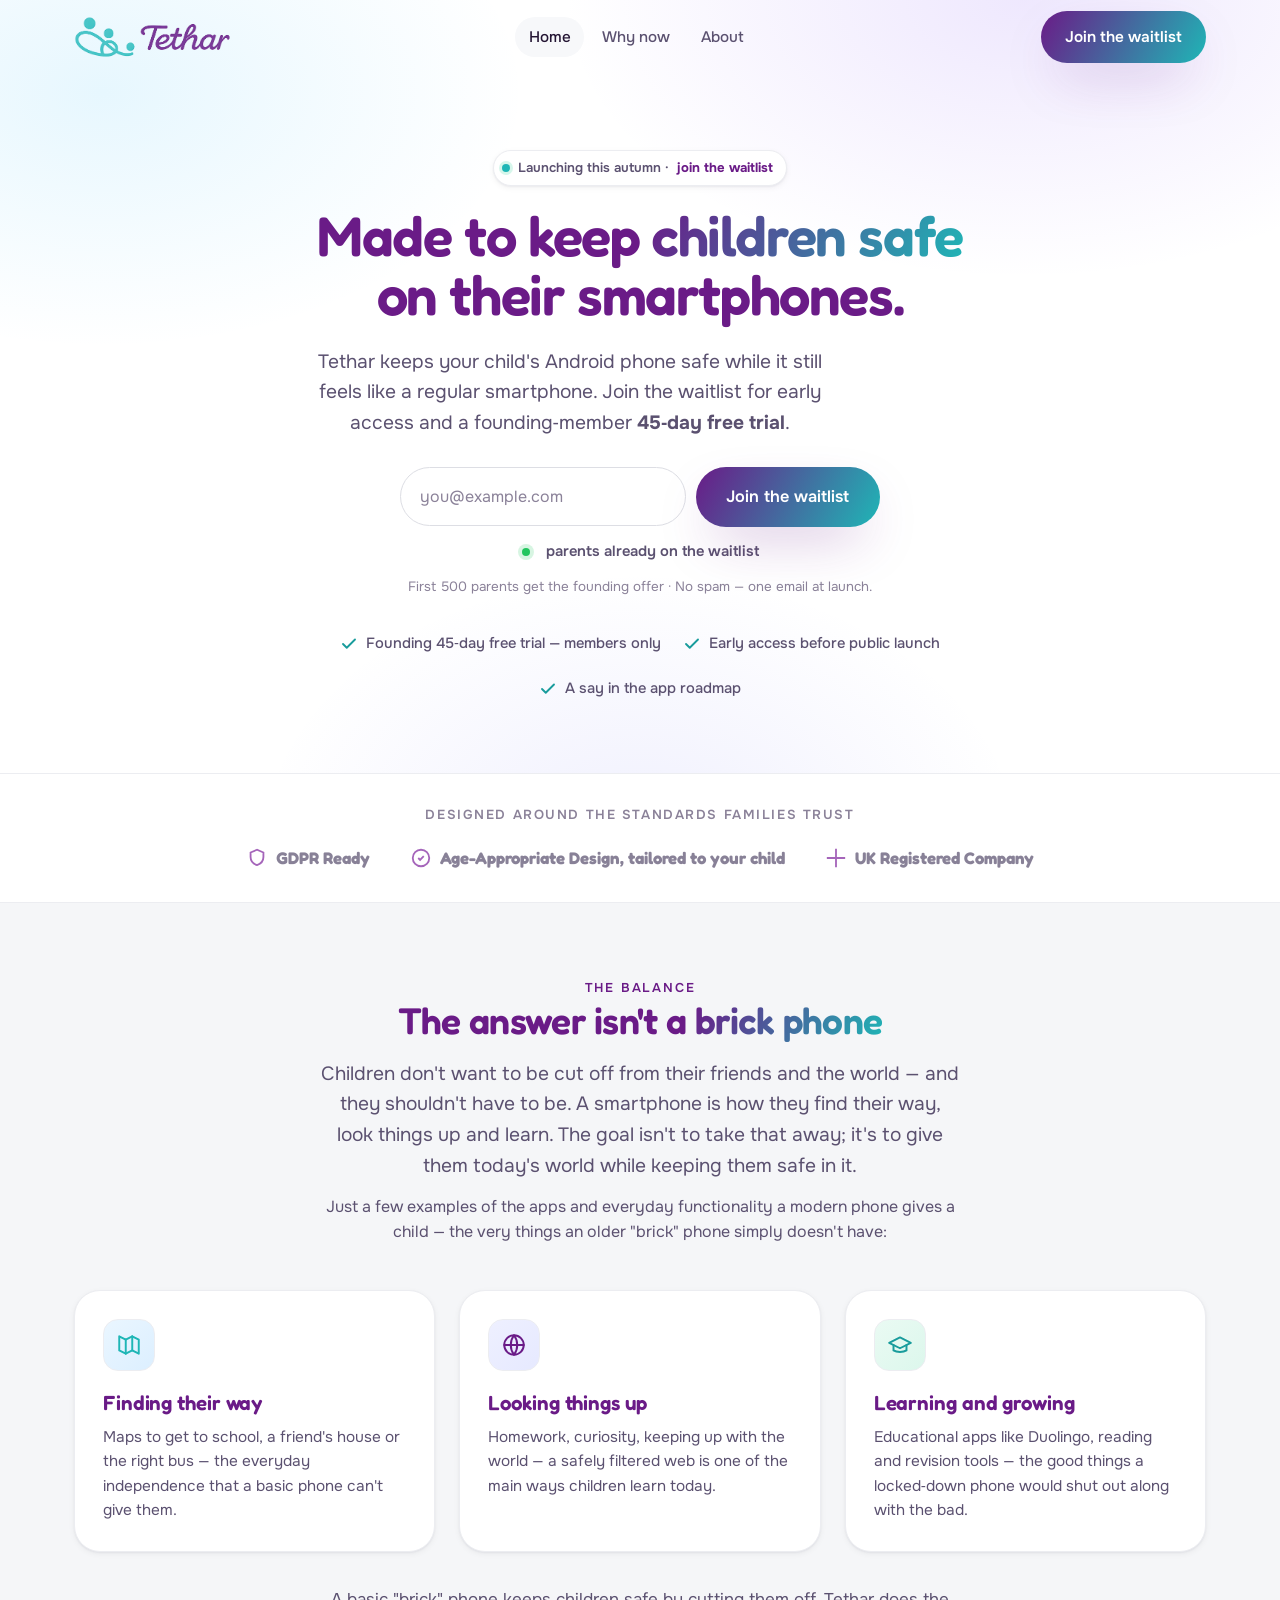
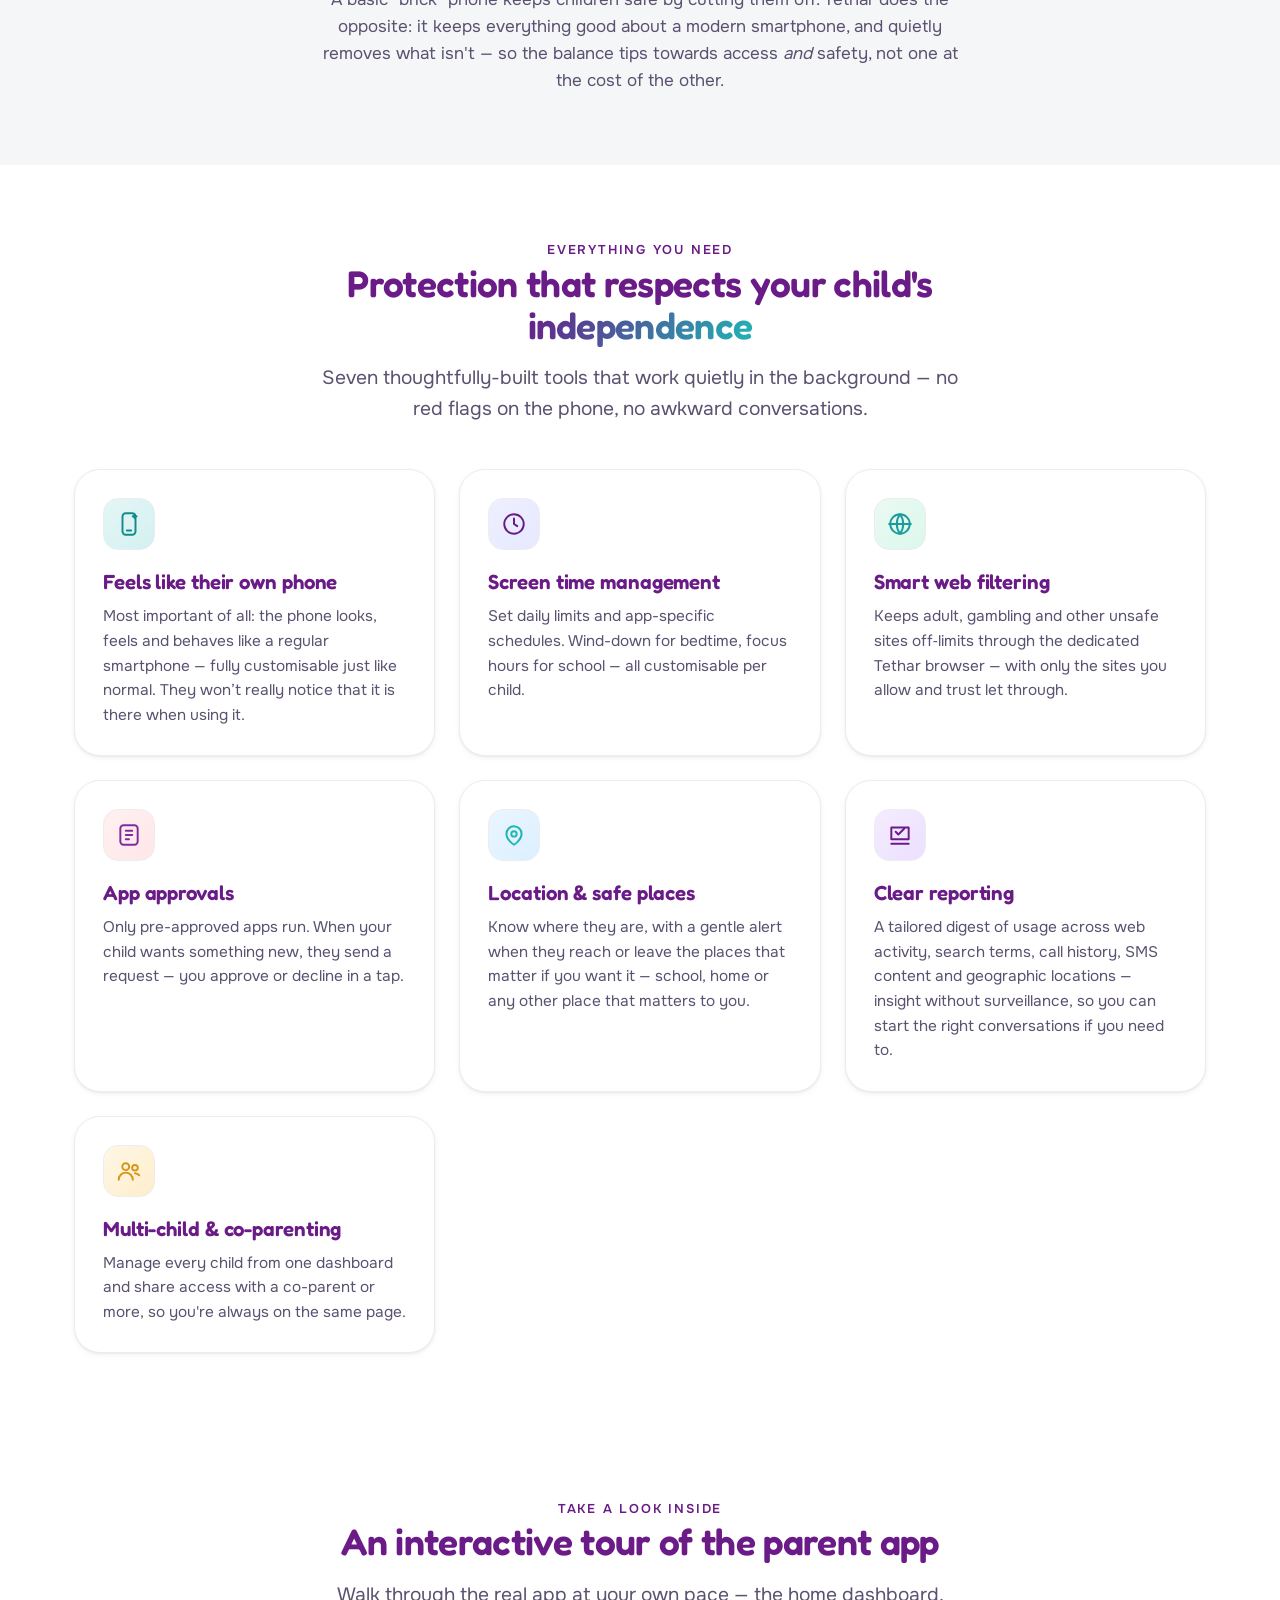
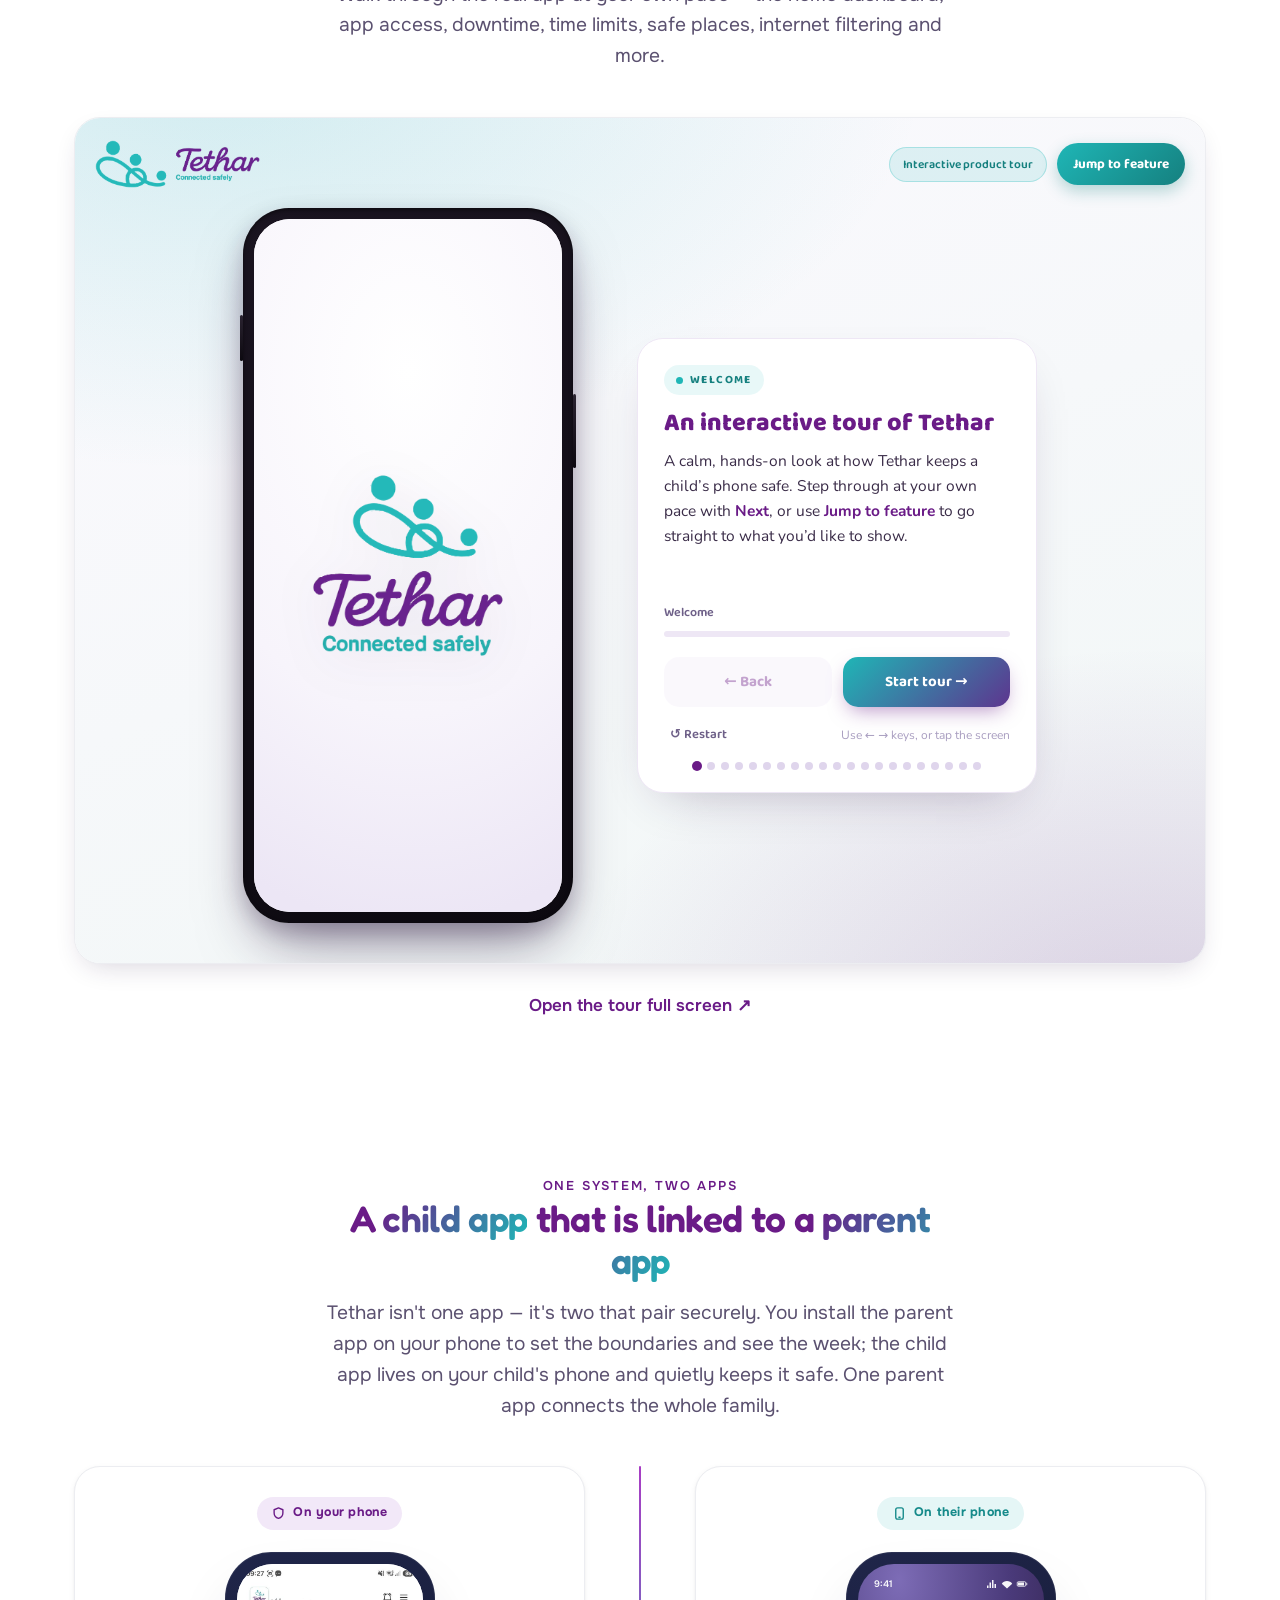
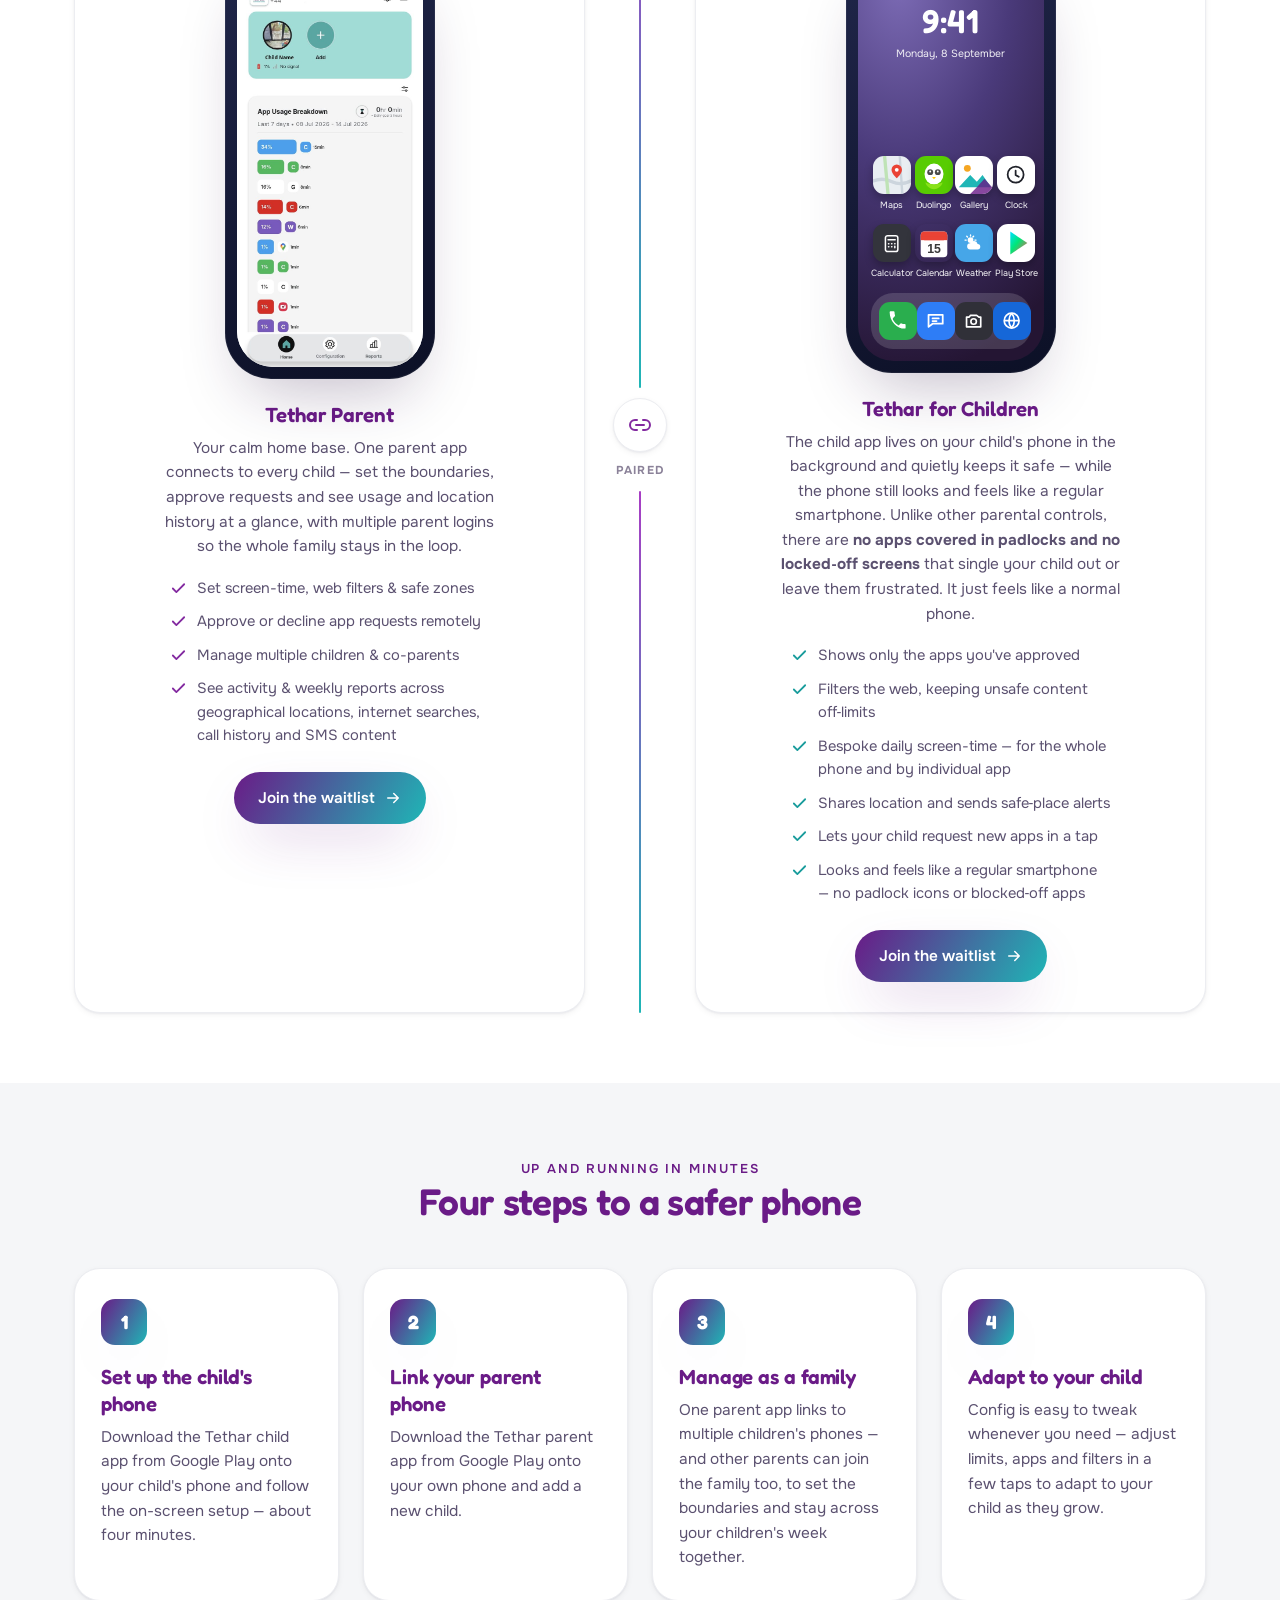
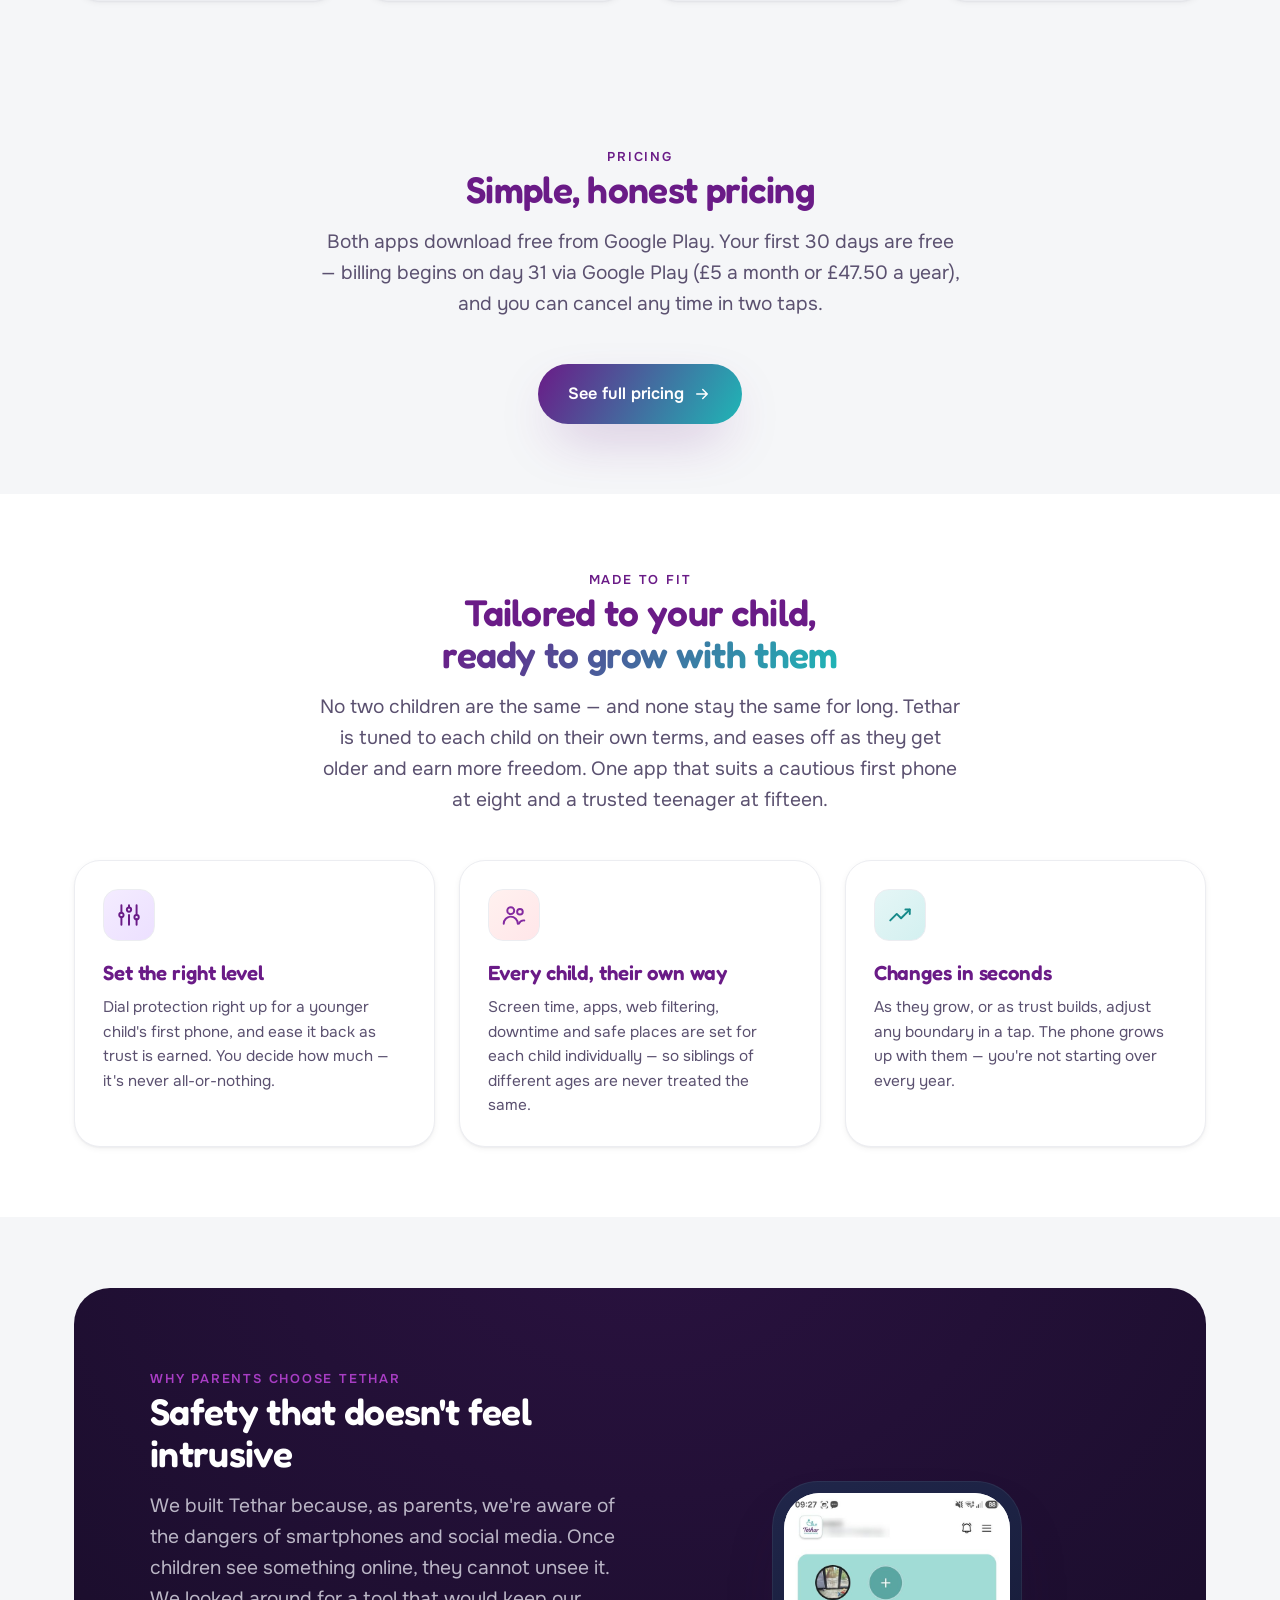
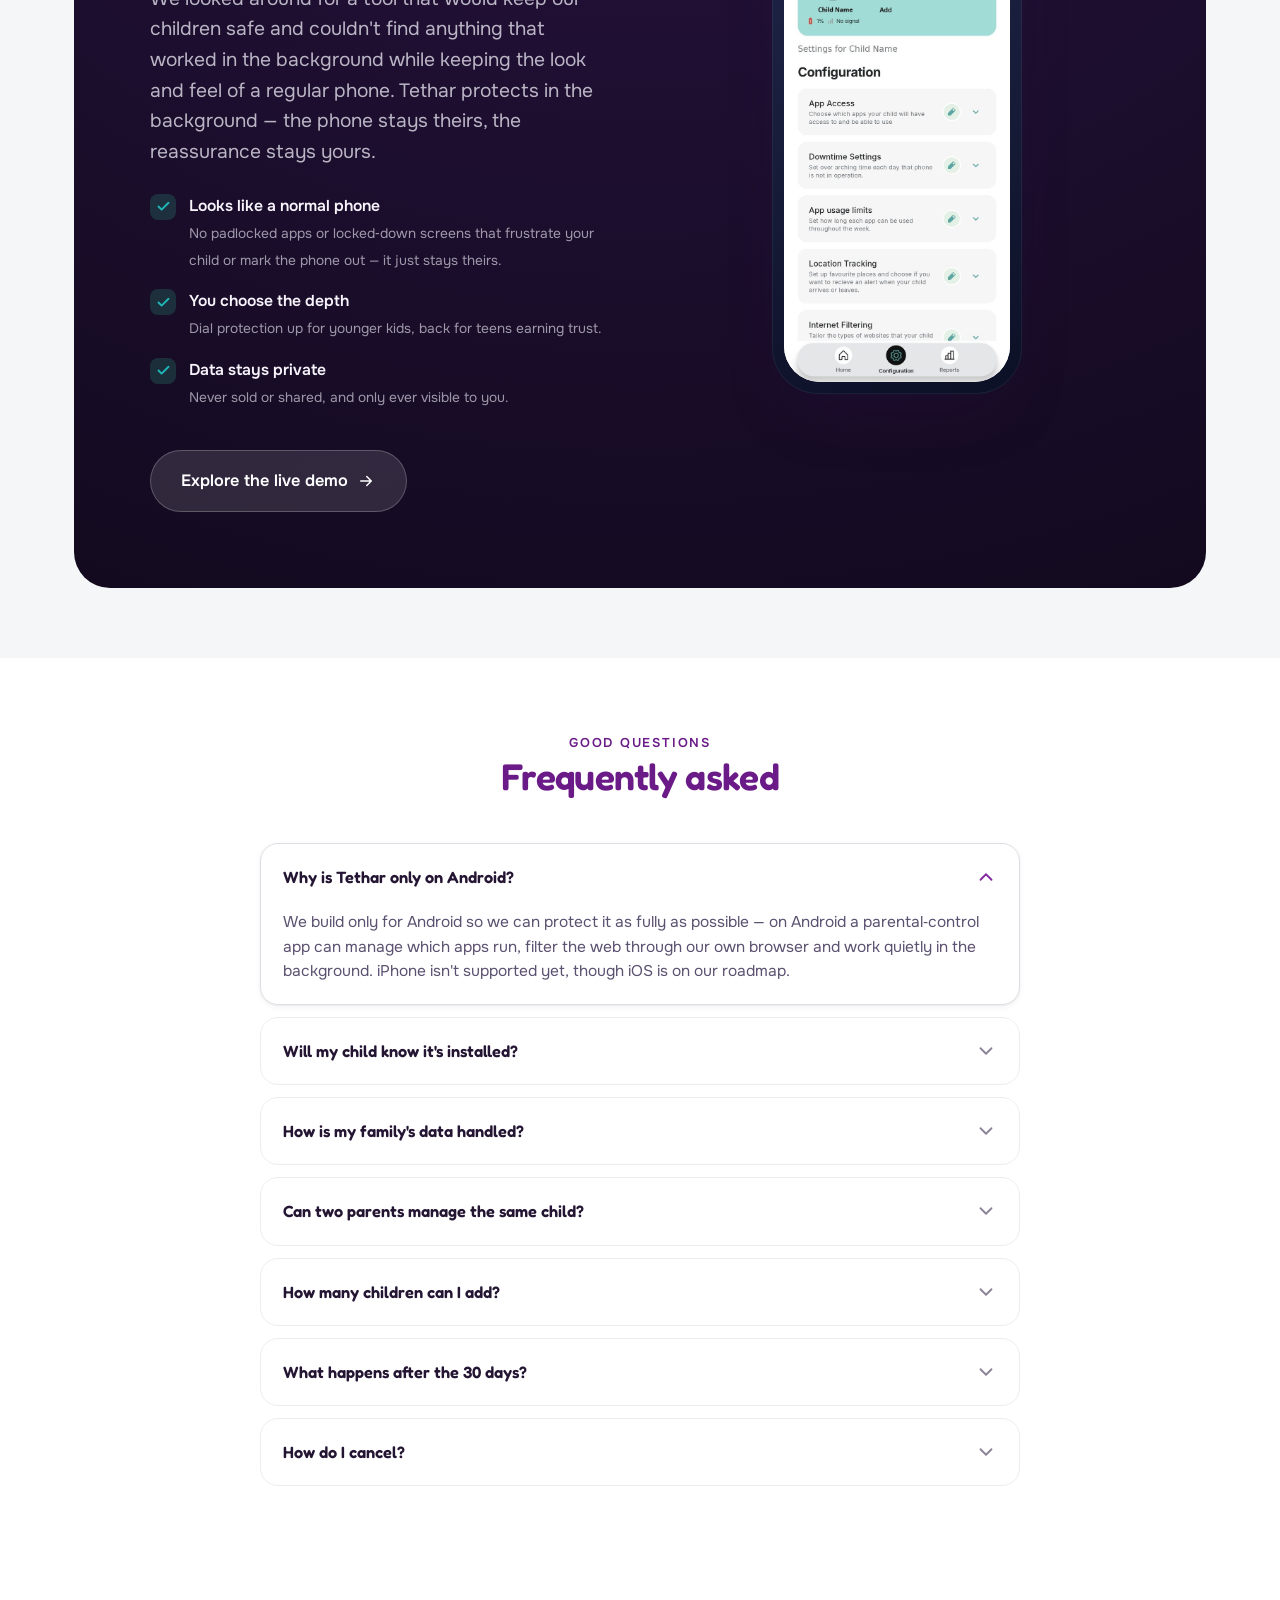
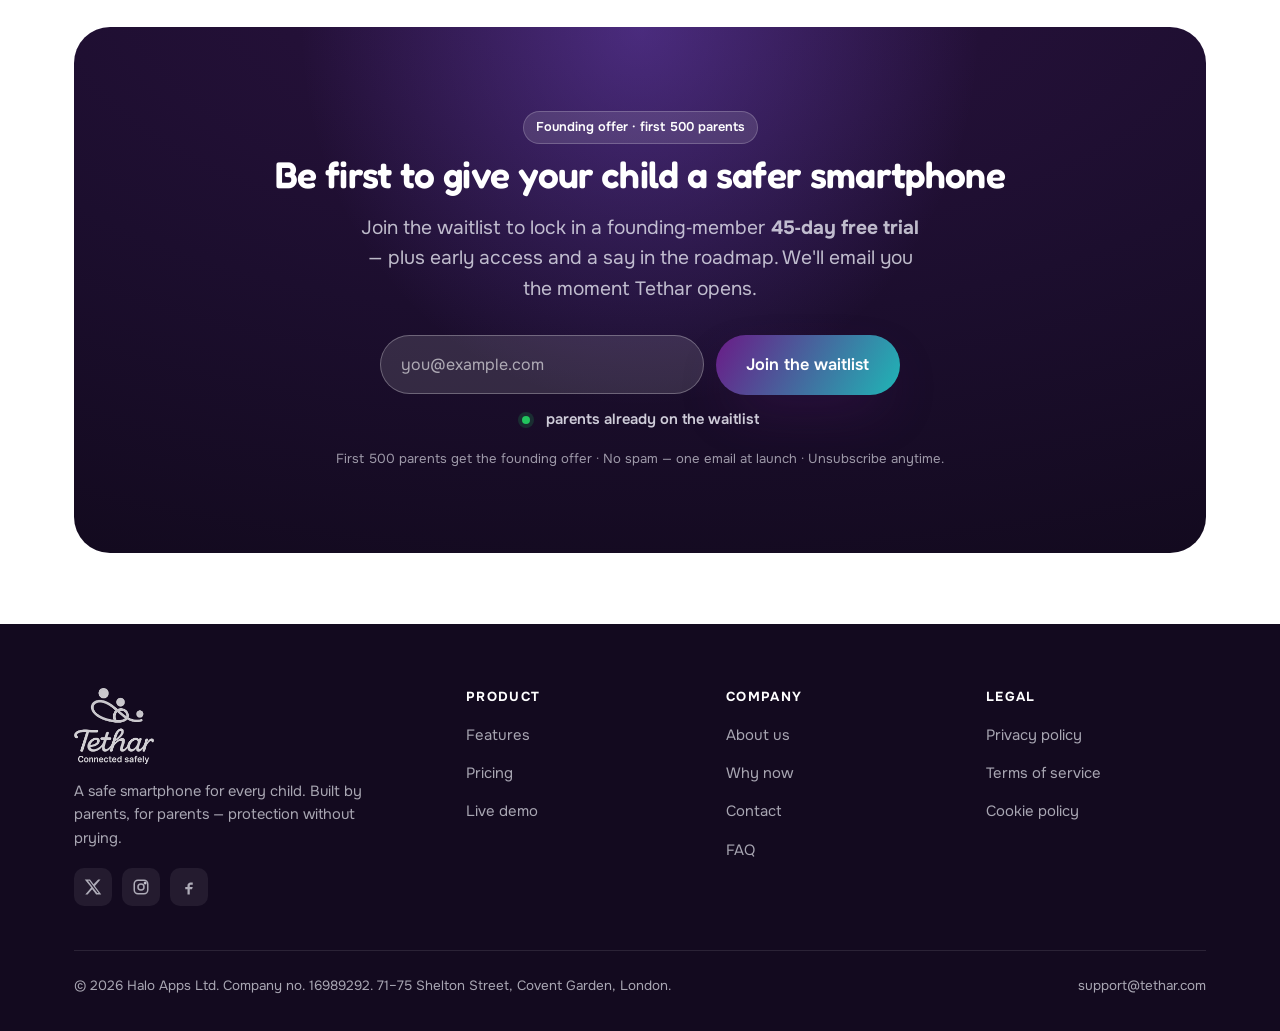
<file: index.html>
<!DOCTYPE html>
<html lang="en-GB">
<head>
<meta charset="UTF-8">
<meta name="viewport" content="width=device-width, initial-scale=1.0">
<title>Tethar — Android Parental Control App for a Safe Child Phone</title>
<meta name="description" content="An Android parental control app built by parents: screen-time limits, web filtering, approved apps, location and reports. 30 days free, then £5/month or £47.50/year.">
<meta name="robots" content="index, follow, max-image-preview:large, max-snippet:-1">
<meta name="keywords" content="parental control app, Android parental controls, child phone safety, screen time app, web filtering, app approval, family location tracking, safe smartphone for children">
<meta name="author" content="Halo Apps Ltd">
<link rel="canonical" href="https://www.tethar.com/">
<meta name="theme-color" content="#6A1B87">
<meta property="og:type" content="website">
<meta property="og:site_name" content="Tethar">
<meta property="og:locale" content="en_GB">
<meta property="og:url" content="https://www.tethar.com/">
<meta property="og:title" content="Tethar — Android Parental Control App for a Safe Child Phone">
<meta property="og:description" content="Every feature, every child, one price. 30 days free, then £5 a month or £47.50 a year — cancel any time in Google Play.">
<meta property="og:image" content="https://www.tethar.com/assets/img/og-image.png">
<meta property="og:image:width" content="1200">
<meta property="og:image:height" content="630">
<meta property="og:image:alt" content="Tethar — Connected safely">
<meta name="twitter:card" content="summary_large_image">
<meta name="twitter:title" content="Tethar — Android Parental Control App for a Safe Child Phone">
<meta name="twitter:description" content="Every feature, every child, one price. 30 days free, then £5 a month or £47.50 a year — cancel any time in Google Play.">
<meta name="twitter:image" content="https://www.tethar.com/assets/img/og-image.png">
<link rel="stylesheet" href="assets/css/fonts.css?v=1">
<link rel="stylesheet" href="assets/css/styles.css?v=19">
<link rel="apple-touch-icon" href="/assets/img/apple-touch-icon.png">
<link rel="manifest" href="/site.webmanifest">
<link rel="icon" href="data:image/svg+xml,%3Csvg xmlns='http://www.w3.org/2000/svg' viewBox='0 0 48 48'%3E%3Cg fill='none' stroke='%2320b5b6' stroke-width='3'%3E%3Cellipse cx='18' cy='30' rx='11' ry='7' transform='rotate(-18 18 30)'/%3E%3Cellipse cx='29' cy='29' rx='7' ry='5.5' transform='rotate(20 29 29)'/%3E%3C/g%3E%3Cg fill='%2320b5b6'%3E%3Ccircle cx='16' cy='12' r='5.2'/%3E%3Ccircle cx='29' cy='16' r='3.7'/%3E%3Ccircle cx='38' cy='24' r='2.6'/%3E%3C/g%3E%3C/svg%3E">
<script type="application/ld+json">
{
  "@context": "https://schema.org",
  "@graph": [
    {
      "@type": "Organization",
      "@id": "https://www.tethar.com/#organization",
      "name": "Tethar",
      "legalName": "Halo Apps Ltd",
      "url": "https://www.tethar.com/",
      "logo": "https://www.tethar.com/assets/img/tethar-logo-full.png",
      "image": "https://www.tethar.com/assets/img/og-image.png",
      "email": "support@tethar.com",
      "description": "Android parental control app built by parents, for parents.",
      "address": {
        "@type": "PostalAddress",
        "streetAddress": "71-75 Shelton Street, Covent Garden",
        "addressLocality": "London",
        "addressCountry": "GB"
      }
    },
    {
      "@type": "WebSite",
      "@id": "https://www.tethar.com/#website",
      "url": "https://www.tethar.com/",
      "name": "Tethar",
      "description": "A safe smartphone for every child.",
      "publisher": { "@id": "https://www.tethar.com/#organization" },
      "inLanguage": "en-GB"
    },
    {
      "@type": "SoftwareApplication",
      "name": "Tethar",
      "operatingSystem": "Android",
      "applicationCategory": "SecurityApplication",
      "description": "Parental control app for Android: screen-time limits, web filtering, approved apps, location alerts and activity reports, managed from a paired parent app.",
      "url": "https://www.tethar.com/",
      "publisher": { "@id": "https://www.tethar.com/#organization" },
      "offers": [
        { "@type": "Offer", "name": "Monthly", "price": "5.00", "priceCurrency": "GBP" },
        { "@type": "Offer", "name": "Annual", "price": "47.50", "priceCurrency": "GBP" }
      ]
    },
    {
      "@type": "FAQPage",
      "mainEntity": [
        {
          "@type": "Question",
          "name": "Why is Tethar only on Android?",
          "acceptedAnswer": { "@type": "Answer", "text": "We build only for Android so we can protect it as fully as possible - on Android a parental control app can manage which apps run, filter the web through our own browser and work quietly in the background. iPhone isn't supported yet, though iOS is on our roadmap." }
        },
        {
          "@type": "Question",
          "name": "How many children can I add?",
          "acceptedAnswer": { "@type": "Answer", "text": "As many as you like. Every plan includes unlimited children at one price - add each child and manage them all from a single parent dashboard." }
        },
        {
          "@type": "Question",
          "name": "Will my child know it's installed?",
          "acceptedAnswer": { "@type": "Answer", "text": "Tethar is designed to be transparent, not sneaky. It keeps the phone looking and feeling normal rather than hiding - we believe healthy digital habits are built on trust, and you decide how much to involve your child." }
        },
        {
          "@type": "Question",
          "name": "How is my family's data handled?",
          "acceptedAnswer": { "@type": "Answer", "text": "Data integrity is of the utmost importance to us. Data is only ever visible to you, and never sold. We collect the minimum needed to keep your child safe." }
        },
        {
          "@type": "Question",
          "name": "Can two parents manage the same child?",
          "acceptedAnswer": { "@type": "Answer", "text": "Yes. Co-parenting is built in - invite another parent or guardian to share access to your dashboard so you're both kept in the loop." }
        },
        {
          "@type": "Question",
          "name": "What happens after the 30 days?",
          "acceptedAnswer": { "@type": "Answer", "text": "You get 30 days free. On day 31, billing begins via Google Play - £5 a month or £47.50 a year - unless you cancel first. You can cancel any time in Google Play, in two taps, and we never see your card." }
        },
        {
          "@type": "Question",
          "name": "How do I cancel?",
          "acceptedAnswer": { "@type": "Answer", "text": "Cancel any time in Google Play, in two taps - the same place you signed up. Billing runs through Google Play, so we never see your card and there's nothing to phone or email about." }
        }
      ]
    }
  ]
}
</script>
</head>
<body>

<!-- ============ NAV ============ -->
<header class="nav" id="nav">
  <div class="nav-inner">
    <a href="index.html" class="brand">
      <img src="assets/img/tethar-logo-h.png" alt="Tethar — Connected safely" class="brand-logo" width="847" height="226">
    </a>
    <nav class="nav-links" id="navLinks">
      <a href="index.html" class="active">Home</a>
      <a href="why-now.html">Why now</a>
      <a href="about.html">About</a>
    </nav>
    <div class="nav-cta">
      <a href="index.html#waitlist" class="btn btn-primary">Join the waitlist</a>
      <button class="nav-toggle" id="navToggle" aria-label="Menu">
        <svg viewBox="0 0 24 24" fill="none" stroke="currentColor" stroke-width="2" stroke-linecap="round"><path d="M4 7h16M4 12h16M4 17h16"/></svg>
      </button>
    </div>
  </div>
</header>

<main>
<!-- ============ HERO ============ -->
<section class="hero">
  <div class="hero-bg"></div>
  <div class="container hero-grid">
    <div class="hero-copy">
      <span class="pill"><span class="dot"></span> Launching this autumn · <b>join the waitlist</b></span>
      <h1>Made to keep <span class="text-grad">children safe</span> on their smartphones.</h1>
      <p class="lead">Tethar keeps your child's Android phone safe while it still feels like a regular smartphone. Join the waitlist for early access and a founding‑member <strong>45‑day free trial</strong>.</p>
      <div class="hero-waitlist-wrap">
        <form class="hero-waitlist js-waitlist" novalidate>
          <input type="email" name="email" placeholder="you@example.com" autocomplete="email" required aria-label="Your email address">
          <button type="submit" class="btn btn-primary btn-lg">Join the waitlist</button>
        </form>
        <p class="wl-counter js-wl-counter" hidden><span class="wl-dot"></span> <b class="js-wl-count"></b> parents already on the waitlist</p>
        <p class="hero-waitlist-note js-waitlist-note">First 500 parents get the founding offer · No spam — one email at launch.</p>
        <div class="wl-success js-waitlist-success" hidden>
          <p class="wl-success-msg"><svg viewBox="0 0 24 24" fill="none" stroke="currentColor" stroke-width="2.6" stroke-linecap="round" stroke-linejoin="round"><path d="M20 6 9 17l-5-5"/></svg> You're on the list — your founding 45‑day free trial is reserved.</p>
          <p class="wl-success-next">We launch this autumn. We'll email you when your early access is ready — nothing in between but the occasional build update.</p>
          <a class="wl-share" href="https://wa.me/?text=I%27ve%20joined%20the%20Tethar%20waitlist%20%E2%80%94%20a%20safer%20smartphone%20for%20children%2C%20launching%20this%20autumn.%20Join%20me%3A%20https%3A%2F%2Fwww.tethar.com" target="_blank" rel="noopener"><svg viewBox="0 0 24 24" fill="currentColor"><path d="M12 2a10 10 0 0 0-8.5 15.2L2 22l4.9-1.5A10 10 0 1 0 12 2Zm5.4 14.1c-.2.6-1.3 1.2-1.8 1.2-.5.1-1 .1-1.7-.1-.4-.1-.9-.3-1.6-.6-2.8-1.2-4.6-4-4.7-4.2-.1-.2-1.1-1.5-1.1-2.8 0-1.3.7-2 .9-2.2.2-.3.5-.3.7-.3h.5c.2 0 .4 0 .6.5l.8 1.9c.1.2.1.3 0 .5l-.4.6c-.2.2-.3.4-.1.7.2.3.9 1.4 1.9 2.3 1.3 1.1 2.3 1.5 2.6 1.6.2.1.4.1.6-.1l.7-.9c.2-.3.4-.2.7-.1l1.8.9c.3.1.5.2.5.4.1.2.1.7-.1 1.3Z"/></svg> Tell a parent friend on WhatsApp</a>
        </div>
      </div>
      <ul class="hero-trust">
        <li><svg viewBox="0 0 24 24" fill="none" stroke="currentColor" stroke-width="2.5" stroke-linecap="round" stroke-linejoin="round"><path d="M20 6 9 17l-5-5"/></svg> Founding 45‑day free trial — members only</li>
        <li><svg viewBox="0 0 24 24" fill="none" stroke="currentColor" stroke-width="2.5" stroke-linecap="round" stroke-linejoin="round"><path d="M20 6 9 17l-5-5"/></svg> Early access before public launch</li>
        <li><svg viewBox="0 0 24 24" fill="none" stroke="currentColor" stroke-width="2.5" stroke-linecap="round" stroke-linejoin="round"><path d="M20 6 9 17l-5-5"/></svg> A say in the app roadmap</li>
      </ul>
    </div>

  </div>
</section>

<!-- ============ TRUST STRIP ============ -->
<section class="strip">
  <div class="container">
    <p>Designed around the standards families trust</p>
    <div class="strip-logos">
      <span><svg viewBox="0 0 24 24" fill="none" stroke="currentColor" stroke-width="2"><path d="M12 3 5 6v5c0 4 2.7 7.4 7 8.7 4.3-1.3 7-4.7 7-8.7V6z"/></svg> GDPR&nbsp;Ready</span>
      <span><svg viewBox="0 0 24 24" fill="none" stroke="currentColor" stroke-width="2"><circle cx="12" cy="12" r="9"/><path d="m9 12 2 2 4-4"/></svg> Age-Appropriate&nbsp;Design, tailored&nbsp;to&nbsp;your&nbsp;child</span>
      <span><svg viewBox="0 0 24 24" fill="none" stroke="currentColor" stroke-width="2"><path d="M12 2v20M2 12h20"/></svg> UK&nbsp;Registered&nbsp;Company</span>
    </div>
  </div>
</section>

<!-- ============ THE BALANCE ============ -->
<section class="section" style="background:var(--bg-soft)">
  <div class="container">
    <div class="section-head reveal">
      <span class="eyebrow">The balance</span>
      <h2>The answer isn't a <span class="text-grad">brick phone</span></h2>
      <p class="lead">Children don't want to be cut off from their friends and the world — and they shouldn't have to be. A smartphone is how they find their way, look things up and learn. The goal isn't to take that away; it's to give them today's world while keeping them safe in it.</p>
      <p class="lead" style="margin-top:12px;font-size:1rem">Just a few examples of the apps and everyday functionality a modern phone gives a child — the very things an older "brick" phone simply doesn't have:</p>
    </div>
    <div class="grid features-grid">
      <article class="card i-4 reveal">
        <div class="card-ic"><svg viewBox="0 0 24 24" fill="none" stroke="currentColor" stroke-width="1.8" stroke-linecap="round" stroke-linejoin="round"><path d="M9 20 3 17V4l6 3 6-3 6 3v13l-6-3-6 3Z"/><path d="M9 7v13M15 4v13"/></svg></div>
        <h3>Finding their way</h3>
        <p>Maps to get to school, a friend's house or the right bus — the everyday independence that a basic phone can't give them.</p>
      </article>
      <article class="card i-1 reveal">
        <div class="card-ic"><svg viewBox="0 0 24 24" fill="none" stroke="currentColor" stroke-width="1.8" stroke-linecap="round" stroke-linejoin="round"><circle cx="12" cy="12" r="9"/><path d="M3 12h18M12 3a15 15 0 0 1 0 18 15 15 0 0 1 0-18Z"/></svg></div>
        <h3>Looking things up</h3>
        <p>Homework, curiosity, keeping up with the world — a safely filtered web is one of the main ways children learn today.</p>
      </article>
      <article class="card i-2 reveal">
        <div class="card-ic"><svg viewBox="0 0 24 24" fill="none" stroke="currentColor" stroke-width="1.8" stroke-linecap="round" stroke-linejoin="round"><path d="M22 10 12 5 2 10l10 5 10-5Z"/><path d="M6 12v5c3 2 9 2 12 0v-5"/></svg></div>
        <h3>Learning and growing</h3>
        <p>Educational apps like Duolingo, reading and revision tools — the good things a locked‑down phone would shut out along with the bad.</p>
      </article>
    </div>
    <p style="text-align:center;color:var(--text-soft);max-width:660px;margin:34px auto 0" class="reveal">A basic "brick" phone keeps children safe by cutting them off. Tethar does the opposite: it keeps everything good about a modern smartphone, and quietly removes what isn't — so the balance tips towards access <em>and</em> safety, not one at the cost of the other.</p>
  </div>
</section>

<!-- ============ FEATURES ============ -->
<section class="section" id="features">
  <div class="container">
    <div class="section-head reveal">
      <span class="eyebrow">Everything you need</span>
      <h2>Protection that respects your child's <span class="text-grad">independence</span></h2>
      <p class="lead">Seven thoughtfully-built tools that work quietly in the background — no red flags on the phone, no awkward conversations.</p>
    </div>
    <div class="grid features-grid">
      <article class="card i-7 reveal">
        <div class="card-ic"><svg viewBox="0 0 24 24" fill="none" stroke="currentColor" stroke-width="1.8" stroke-linecap="round" stroke-linejoin="round"><rect x="6" y="2" width="12" height="20" rx="3"/><path d="M10 18h4"/><path d="M17.2 3.1l.5 1.3 1.3.5-1.3.5-.5 1.3-.5-1.3-1.3-.5 1.3-.5z"/></svg></div>
        <h3>Feels like their own phone</h3>
        <p>Most important of all: the phone looks, feels and behaves like a regular smartphone — fully customisable just like normal. They won’t really notice that it is there when using it.</p>
      </article>
      <article class="card i-1 reveal">
        <div class="card-ic"><svg viewBox="0 0 24 24" fill="none" stroke="currentColor" stroke-width="1.8" stroke-linecap="round" stroke-linejoin="round"><circle cx="12" cy="12" r="9"/><path d="M12 7v5l3 2"/></svg></div>
        <h3>Screen time management</h3>
        <p>Set daily limits and app-specific schedules. Wind-down for bedtime, focus hours for school — all customisable per child.</p>
      </article>
      <article class="card i-2 reveal">
        <div class="card-ic"><svg viewBox="0 0 24 24" fill="none" stroke="currentColor" stroke-width="1.8" stroke-linecap="round" stroke-linejoin="round"><circle cx="12" cy="12" r="9"/><path d="M2 12h20M12 3a15 15 0 0 1 0 18M12 3a15 15 0 0 0 0 18"/></svg></div>
        <h3>Smart web filtering</h3>
        <p>Keeps adult, gambling and other unsafe sites off‑limits through the dedicated Tethar browser — with only the sites you allow and trust let through.</p>
      </article>
      <article class="card i-3 reveal">
        <div class="card-ic"><svg viewBox="0 0 24 24" fill="none" stroke="currentColor" stroke-width="1.8" stroke-linecap="round" stroke-linejoin="round"><rect x="4" y="3" width="16" height="18" rx="3"/><path d="M9 8h6M9 12h6M9 16h3"/></svg></div>
        <h3>App approvals</h3>
        <p>Only pre-approved apps run. When your child wants something new, they send a request — you approve or decline in a tap.</p>
      </article>
      <article class="card i-4 reveal">
        <div class="card-ic"><svg viewBox="0 0 24 24" fill="none" stroke="currentColor" stroke-width="1.8" stroke-linecap="round" stroke-linejoin="round"><path d="M12 21s-7-4.4-7-10a7 7 0 0 1 14 0c0 5.6-7 10-7 10Z"/><circle cx="12" cy="11" r="2.5"/></svg></div>
        <h3>Location &amp; safe places</h3>
        <p>Know where they are, with a gentle alert when they reach or leave the places that matter if you want it — school, home or any other place that matters to you.</p>
      </article>
      <article class="card i-5 reveal">
        <div class="card-ic"><svg viewBox="0 0 24 24" fill="none" stroke="currentColor" stroke-width="1.8" stroke-linecap="round" stroke-linejoin="round"><path d="M4 5h16v11H4z"/><path d="M4 20h16M8 9l2.5 2.5L16 6"/></svg></div>
        <h3>Clear reporting</h3>
        <p>A tailored digest of usage across web activity, search terms, call history, SMS content and geographic locations — insight without surveillance, so you can start the right conversations if you need to.</p>
      </article>
      <article class="card i-6 reveal">
        <div class="card-ic"><svg viewBox="0 0 24 24" fill="none" stroke="currentColor" stroke-width="1.8" stroke-linecap="round" stroke-linejoin="round"><circle cx="9" cy="8" r="3.2"/><path d="M2.5 20a6.5 6.5 0 0 1 13 0"/><circle cx="17.5" cy="9" r="2.6"/><path d="M17.5 14a5 5 0 0 1 4 2"/></svg></div>
        <h3>Multi-child & co-parenting</h3>
        <p>Manage every child from one dashboard and share access with a co-parent or more, so you're always on the same page.</p>
      </article>
    </div>
  </div>
</section>

<!-- ============ INTERACTIVE TOUR ============ -->
<section class="section tour-section" id="tour">
  <div class="container">
    <div class="section-head reveal">
      <span class="eyebrow">Take a look inside</span>
      <h2>An interactive tour of the parent app</h2>
      <p class="lead">Walk through the real app at your own pace — the home dashboard, app access, downtime, time limits, safe places, internet filtering and more.</p>
    </div>
    <div class="tour-embed reveal">
      <iframe id="tourFrame" src="tour.html" title="Tethar — an interactive tour of the parent app" loading="lazy" scrolling="no"></iframe>
    </div>
    <p class="tour-alt"><a href="tour.html" target="_blank" rel="noopener">Open the tour full screen ↗</a></p>
  </div>
</section>

<!-- ============ TWO APPS ============ -->
<section class="section" id="how-it-pairs">
  <div class="container">
    <div class="section-head reveal">
      <span class="eyebrow">One system, two apps</span>
      <h2>A <span class="text-grad">child app</span> that is linked to a <span class="text-grad">parent app</span></h2>
      <p class="lead">Tethar isn't one app — it's two that pair securely. You install the parent app on your phone to set the boundaries and see the week; the child app lives on your child's phone and quietly keeps it safe. One parent app connects the whole family.</p>
    </div>

    <div class="twoapp-grid">
      <!-- Parent app -->
      <article class="twoapp is-parent reveal">
        <span class="twoapp-badge parent"><svg viewBox="0 0 24 24" fill="none" stroke="currentColor" stroke-width="2.2" stroke-linecap="round" stroke-linejoin="round"><path d="M12 3 5 6v5c0 4 2.7 7.4 7 8.7 4.3-1.3 7-4.7 7-8.7V6z"/></svg> On your phone</span>
        <div class="phone phone--shot">
          <div class="phone-screen">
            <img src="assets/img/app-parent-home.jpg" alt="The Tethar parent app home dashboard: each child at the top with an Add button, and an app usage breakdown for the last 7 days." width="640" height="1387" loading="lazy" decoding="async">
          </div>
        </div>
        <h3>Tethar Parent</h3>
        <p>Your calm home base. One parent app connects to every child — set the boundaries, approve requests and see usage and location history at a glance, with multiple parent logins so the whole family stays in the loop.</p>
        <ul class="twoapp-list">
          <li><svg viewBox="0 0 24 24" fill="none" stroke="currentColor" stroke-width="2.5" stroke-linecap="round" stroke-linejoin="round"><path d="M20 6 9 17l-5-5"/></svg> Set screen-time, web filters &amp; safe zones</li>
          <li><svg viewBox="0 0 24 24" fill="none" stroke="currentColor" stroke-width="2.5" stroke-linecap="round" stroke-linejoin="round"><path d="M20 6 9 17l-5-5"/></svg> Approve or decline app requests remotely</li>
          <li><svg viewBox="0 0 24 24" fill="none" stroke="currentColor" stroke-width="2.5" stroke-linecap="round" stroke-linejoin="round"><path d="M20 6 9 17l-5-5"/></svg> Manage multiple children &amp; co-parents</li>
          <li><svg viewBox="0 0 24 24" fill="none" stroke="currentColor" stroke-width="2.5" stroke-linecap="round" stroke-linejoin="round"><path d="M20 6 9 17l-5-5"/></svg> See activity &amp; weekly reports across geographical locations, internet searches, call history and SMS content</li>
        </ul>
        <a href="#waitlist" class="btn btn-primary" style="margin-top:24px">
          Join the waitlist
          <svg viewBox="0 0 24 24" fill="none" stroke="currentColor" stroke-width="2" stroke-linecap="round" stroke-linejoin="round"><path d="M5 12h14M13 6l6 6-6 6"/></svg>
        </a>
      </article>

      <!-- Connector -->
      <div class="twoapp-link reveal">
        <div class="line"></div>
        <div class="pair"><svg viewBox="0 0 24 24" fill="none" stroke="currentColor" stroke-width="2" stroke-linecap="round" stroke-linejoin="round"><path d="M9 17H7A5 5 0 0 1 7 7h2M15 7h2a5 5 0 0 1 0 10h-2M8 12h8"/></svg></div>
        <small>Paired</small>
        <div class="line"></div>
      </div>

      <!-- Child app -->
      <article class="twoapp is-child reveal">
        <span class="twoapp-badge child"><svg viewBox="0 0 24 24" fill="none" stroke="currentColor" stroke-width="2.2" stroke-linecap="round" stroke-linejoin="round"><rect x="6" y="3" width="12" height="18" rx="3"/><path d="M11 18h2"/></svg> On their phone</span>
        <div class="phone phone--home">
          <div class="phone-screen">
            <div class="hs" role="img" aria-label="A regular Samsung home screen with everyday apps: Maps, Duolingo, Gallery, Clock, Calculator, Calendar, Weather, the Play Store, Phone, Messages, Camera and the internet browser.">
              <div class="hs-status">
                <span>9:41</span>
                <span class="hs-sys">
                  <svg viewBox="0 0 24 24" fill="#fff"><path d="M2 20h3v-5H2zM7 20h3V9H7zM12 20h3V4h-3zM17 20h3v-8h-3z"/></svg>
                  <svg viewBox="0 0 24 24" fill="#fff"><path d="M12 6C7.6 6 3.7 8.2 1.6 11.3L12 21l10.4-9.7C20.3 8.2 16.4 6 12 6z"/></svg>
                  <svg viewBox="0 0 24 24" fill="none" stroke="#fff" stroke-width="1.7"><rect x="2.5" y="7.5" width="17" height="9" rx="2"/><rect x="4" y="9" width="12" height="6" fill="#fff" stroke="none"/><path d="M21.5 10.5v3" stroke-linecap="round"/></svg>
                </span>
              </div>
              <div class="hs-clock"><b>9:41</b><span>Monday, 8 September</span></div>
              <div class="hs-grid">
                <div class="hs-app"><div class="hs-ic full"><svg viewBox="0 0 40 40"><rect width="40" height="40" fill="#e9eef2"/><path d="M-2 27q12-5 22 0t22-2" stroke="#ccd5dd" stroke-width="3.5" fill="none"/><path d="M12 -2l4 44" stroke="#bfe3b6" stroke-width="3.5" fill="none"/><path d="M28 -2l3 44" stroke="#ccd5dd" stroke-width="2.5" fill="none"/><path d="M25 9a5.5 5.5 0 0 1 5.5 5.5c0 4-5.5 9-5.5 9s-5.5-5-5.5-9A5.5 5.5 0 0 1 25 9z" fill="#EA4335"/><circle cx="25" cy="14.5" r="2" fill="#fff"/></svg></div><small>Maps</small></div>
                <div class="hs-app"><div class="hs-ic full"><svg viewBox="0 0 40 40"><rect width="40" height="40" fill="#58CC02"/><ellipse cx="20" cy="19" rx="10" ry="11" fill="#fff"/><path d="M20 30c-5 0-9-2-9-2 1 4 5 7 9 7s8-3 9-7c0 0-4 2-9 2z" fill="#89E219"/><circle cx="16" cy="17" r="3.1" fill="#4b4b4b"/><circle cx="24" cy="17" r="3.1" fill="#4b4b4b"/><circle cx="16" cy="16.3" r="1" fill="#fff"/><circle cx="24" cy="16.3" r="1" fill="#fff"/><path d="M18 22h4l-2 2.6z" fill="#FFC800"/></svg></div><small>Duolingo</small></div>
                <div class="hs-app"><div class="hs-ic full"><svg viewBox="0 0 40 40"><rect width="40" height="40" fill="#fff"/><circle cx="13" cy="13" r="3.6" fill="#F5A623"/><path d="M4 33 16 20 23 27 29 20 38 33Z" fill="#1FB6B6"/><path d="M22 34 31 24 40 34 40 40 16 40Z" fill="#6A1B87" opacity=".8"/></svg></div><small>Gallery</small></div>
                <div class="hs-app"><div class="hs-ic" style="background:#fff"><svg viewBox="0 0 24 24" fill="none" stroke="#20222a" stroke-width="2" stroke-linecap="round"><circle cx="12" cy="12" r="9"/><path d="M12 7.5v5l3.5 2"/></svg></div><small>Clock</small></div>
                <div class="hs-app"><div class="hs-ic" style="background:#33343c"><svg viewBox="0 0 24 24" fill="none" stroke="#fff" stroke-width="1.7" stroke-linecap="round"><rect x="5" y="3" width="14" height="18" rx="2.5"/><path d="M8 7.5h8"/><path d="M8.5 12h.3M12 12h.3M15.5 12h.3M8.5 15.5h.3M12 15.5h.3M15.6 15v1.6"/></svg></div><small>Calculator</small></div>
                <div class="hs-app"><div class="hs-ic full"><svg viewBox="0 0 40 40"><rect x="6" y="8" width="28" height="27" rx="4" fill="#fff"/><rect x="6" y="8" width="28" height="9" rx="4" fill="#EA4335"/><rect x="6" y="13" width="28" height="4" fill="#EA4335"/><text x="20" y="31" font-family="Arial,sans-serif" font-size="13" font-weight="700" fill="#3a3a3a" text-anchor="middle">15</text></svg></div><small>Calendar</small></div>
                <div class="hs-app"><div class="hs-ic" style="background:#46a6e8"><svg viewBox="0 0 24 24" fill="#fff"><circle cx="8.5" cy="8" r="3.2"/><g stroke="#fff" stroke-width="1.5" stroke-linecap="round"><path d="M8.5 2.2v1.3M8.5 12.5v1.3M2.3 8h1.3M13.4 8h1.3M4.2 3.7l.9.9M12 3.7l-.9.9"/></g><path d="M8 18.5h8.3a3.1 3.1 0 0 0 .2-6.2 4.4 4.4 0 0 0-8.3-.7A3.2 3.2 0 0 0 8 18.5z"/></svg></div><small>Weather</small></div>
                <div class="hs-app"><div class="hs-ic full"><svg viewBox="0 0 40 40"><defs><linearGradient id="psg" x1="0" y1="0" x2="1" y2="1"><stop offset="0" stop-color="#00E0FF"/><stop offset=".45" stop-color="#00E676"/><stop offset="1" stop-color="#FF5252"/></linearGradient></defs><rect width="40" height="40" fill="#fff"/><path d="M14 8v24l18-12z" fill="url(#psg)"/></svg></div><small>Play Store</small></div>
              </div>
              <div class="hs-dock">
                <div class="hs-app"><div class="hs-ic" style="background:#2aae4e"><svg viewBox="0 0 24 24" fill="#fff"><path d="M6.6 10.8c1.4 2.8 3.8 5.2 6.6 6.6l2.1-2.1c.3-.3.7-.4 1-.2 1.1.4 2.4.6 3.7.6.6 0 1 .5 1 1V20c0 .6-.4 1-1 1C11.4 21 3 12.6 3 2.4c0-.6.4-1 1-1h3.5c.6 0 1 .4 1 1 0 1.3.2 2.5.6 3.6.1.4 0 .8-.3 1l-2.2 2.2z"/></svg></div></div>
                <div class="hs-app"><div class="hs-ic" style="background:#2e7df6"><svg viewBox="0 0 24 24" fill="none" stroke="#fff" stroke-width="2" stroke-linecap="round" stroke-linejoin="round"><path d="M4 5.5h16v10H8.5L4 19z"/><path d="M8.5 9.5h7M8.5 12.5h4.5"/></svg></div></div>
                <div class="hs-app"><div class="hs-ic" style="background:#303038"><svg viewBox="0 0 24 24" fill="none" stroke="#fff" stroke-width="1.9" stroke-linecap="round" stroke-linejoin="round"><path d="M4 8h3l1.6-2h6.8L18 8h2v11H4z"/><circle cx="12" cy="13" r="3.1"/></svg></div></div>
                <div class="hs-app"><div class="hs-ic" style="background:#1667d8"><svg viewBox="0 0 24 24" fill="none" stroke="#fff" stroke-width="1.9"><circle cx="12" cy="12" r="8.4"/><path d="M3.6 12h16.8M12 3.6a13 13 0 0 1 0 16.8M12 3.6a13 13 0 0 0 0 16.8"/></svg></div></div>
              </div>
            </div>
          </div>
        </div>
        <h3>Tethar for Children</h3>
        <p>The child app lives on your child's phone in the background and quietly keeps it safe — while the phone still looks and feels like a regular smartphone. Unlike other parental controls, there are <strong>no apps covered in padlocks and no locked‑off screens</strong> that single your child out or leave them frustrated. It just feels like a normal phone.</p>
        <ul class="twoapp-list">
          <li><svg viewBox="0 0 24 24" fill="none" stroke="currentColor" stroke-width="2.5" stroke-linecap="round" stroke-linejoin="round"><path d="M20 6 9 17l-5-5"/></svg> Shows only the apps you've approved</li>
          <li><svg viewBox="0 0 24 24" fill="none" stroke="currentColor" stroke-width="2.5" stroke-linecap="round" stroke-linejoin="round"><path d="M20 6 9 17l-5-5"/></svg> Filters the web, keeping unsafe content off‑limits</li>
          <li><svg viewBox="0 0 24 24" fill="none" stroke="currentColor" stroke-width="2.5" stroke-linecap="round" stroke-linejoin="round"><path d="M20 6 9 17l-5-5"/></svg> Bespoke daily screen-time — for the whole phone and by individual app</li>
          <li><svg viewBox="0 0 24 24" fill="none" stroke="currentColor" stroke-width="2.5" stroke-linecap="round" stroke-linejoin="round"><path d="M20 6 9 17l-5-5"/></svg> Shares location and sends safe‑place alerts</li>
          <li><svg viewBox="0 0 24 24" fill="none" stroke="currentColor" stroke-width="2.5" stroke-linecap="round" stroke-linejoin="round"><path d="M20 6 9 17l-5-5"/></svg> Lets your child request new apps in a tap</li>
          <li><svg viewBox="0 0 24 24" fill="none" stroke="currentColor" stroke-width="2.5" stroke-linecap="round" stroke-linejoin="round"><path d="M20 6 9 17l-5-5"/></svg> Looks and feels like a regular smartphone — no padlock icons or blocked‑off apps</li>
        </ul>
        <a href="#waitlist" class="btn btn-primary" style="margin-top:24px">
          Join the waitlist
          <svg viewBox="0 0 24 24" fill="none" stroke="currentColor" stroke-width="2" stroke-linecap="round" stroke-linejoin="round"><path d="M5 12h14M13 6l6 6-6 6"/></svg>
        </a>
      </article>
    </div>
  </div>
</section>

<!-- ============ HOW IT WORKS ============ -->
<section class="section" id="how" style="background:var(--bg-soft)">
  <div class="container">
    <div class="section-head reveal">
      <span class="eyebrow">Up and running in minutes</span>
      <h2>Four steps to a safer phone</h2>
    </div>
    <div class="grid steps">
      <div class="step reveal">
        <div class="step-num">1</div>
        <h3>Set up the child's phone</h3>
        <p>Download the Tethar child app from Google Play onto your child's phone and follow the on-screen setup — about four minutes.</p>
      </div>
      <div class="step reveal">
        <div class="step-num">2</div>
        <h3>Link your parent phone</h3>
        <p>Download the Tethar parent app from Google Play onto your own phone and add a new child.</p>
      </div>
      <div class="step reveal">
        <div class="step-num">3</div>
        <h3>Manage as a family</h3>
        <p>One parent app links to multiple children's phones — and other parents can join the family too, to set the boundaries and stay across your children's week together.</p>
      </div>
      <div class="step reveal">
        <div class="step-num">4</div>
        <h3>Adapt to your child</h3>
        <p>Config is easy to tweak whenever you need — adjust limits, apps and filters in a few taps to adapt to your child as they grow.</p>
      </div>
    </div>
  </div>
</section>

<!-- ============ PRICING (summary) ============ -->
<section class="section" id="pricing" style="background:var(--bg-soft)">
  <div class="container">
    <div class="section-head reveal">
      <span class="eyebrow">Pricing</span>
      <h2>Simple, honest pricing</h2>
      <p class="lead">Both apps download free from Google Play. Your first 30 days are free — billing begins on day 31 via Google Play (£5 a month or £47.50 a year), and you can cancel any time in two taps.</p>
    </div>
    <div class="center reveal">
      <a href="pricing.html" class="btn btn-primary btn-lg">See full pricing
        <svg viewBox="0 0 24 24" fill="none" stroke="currentColor" stroke-width="2" stroke-linecap="round" stroke-linejoin="round"><path d="M5 12h14M13 6l6 6-6 6"/></svg>
      </a>
    </div>
  </div>
</section>

<!-- ============ GROWS WITH YOUR CHILD ============ -->
<section class="section">
  <div class="container">
    <div class="section-head reveal">
      <span class="eyebrow">Made to fit</span>
      <h2>Tailored to your child,<br><span class="text-grad">ready to grow with them</span></h2>
      <p class="lead">No two children are the same — and none stay the same for long. Tethar is tuned to each child on their own terms, and eases off as they get older and earn more freedom. One app that suits a cautious first phone at eight and a trusted teenager at fifteen.</p>
    </div>
    <div class="grid features-grid">
      <article class="card i-5 reveal">
        <div class="card-ic"><svg viewBox="0 0 24 24" fill="none" stroke="currentColor" stroke-width="1.8" stroke-linecap="round" stroke-linejoin="round"><path d="M5 21v-7M5 10V3M12 21v-9M12 5V3M19 21v-5M19 12V3"/><circle cx="5" cy="12" r="2"/><circle cx="12" cy="7" r="2"/><circle cx="19" cy="14" r="2"/></svg></div>
        <h3>Set the right level</h3>
        <p>Dial protection right up for a younger child's first phone, and ease it back as trust is earned. You decide how much — it's never all-or-nothing.</p>
      </article>
      <article class="card i-3 reveal">
        <div class="card-ic"><svg viewBox="0 0 24 24" fill="none" stroke="currentColor" stroke-width="1.8" stroke-linecap="round" stroke-linejoin="round"><circle cx="9" cy="8" r="3.2"/><path d="M2.5 20a6.5 6.5 0 0 1 13 0"/><circle cx="17.5" cy="9" r="2.6"/><path d="M16.5 20a5 5 0 0 1 5-3"/></svg></div>
        <h3>Every child, their own way</h3>
        <p>Screen time, apps, web filtering, downtime and safe places are set for each child individually — so siblings of different ages are never treated the same.</p>
      </article>
      <article class="card i-7 reveal">
        <div class="card-ic"><svg viewBox="0 0 24 24" fill="none" stroke="currentColor" stroke-width="1.8" stroke-linecap="round" stroke-linejoin="round"><path d="M3 17l6-6 4 4 8-8"/><path d="M17 7h4v4"/></svg></div>
        <h3>Changes in seconds</h3>
        <p>As they grow, or as trust builds, adjust any boundary in a tap. The phone grows up with them — you're not starting over every year.</p>
      </article>
    </div>
  </div>
</section>

<!-- ============ SHOWCASE BAND ============ -->
<section class="section" style="background:var(--bg-soft)">
  <div class="container">
    <div class="showcase reveal">
      <div class="showcase-grid">
        <div>
          <span class="eyebrow" style="color:var(--violet-400)">Why parents choose Tethar</span>
          <h2>Safety that doesn't feel intrusive</h2>
          <p class="lead">We built Tethar because, as parents, we're aware of the dangers of smartphones and social media. Once children see something online, they cannot unsee it. We looked around for a tool that would keep our children safe and couldn't find anything that worked in the background while keeping the look and feel of a regular phone. Tethar protects in the background — the phone stays theirs, the reassurance stays yours.</p>
          <ul class="showcase-list">
            <li><span class="tick"><svg viewBox="0 0 24 24" fill="none" stroke="currentColor" stroke-width="3" stroke-linecap="round" stroke-linejoin="round"><path d="M20 6 9 17l-5-5"/></svg></span><div><b>Looks like a normal phone</b><small>No padlocked apps or locked‑down screens that frustrate your child or mark the phone out — it just stays theirs.</small></div></li>
            <li><span class="tick"><svg viewBox="0 0 24 24" fill="none" stroke="currentColor" stroke-width="3" stroke-linecap="round" stroke-linejoin="round"><path d="M20 6 9 17l-5-5"/></svg></span><div><b>You choose the depth</b><small>Dial protection up for younger kids, back for teens earning trust.</small></div></li>
            <li><span class="tick"><svg viewBox="0 0 24 24" fill="none" stroke="currentColor" stroke-width="3" stroke-linecap="round" stroke-linejoin="round"><path d="M20 6 9 17l-5-5"/></svg></span><div><b>Data stays private</b><small>Never sold or shared, and only ever visible to you.</small></div></li>
          </ul>
          <a href="demo.html" class="btn btn-light btn-lg mt-l">Explore the live demo
            <svg viewBox="0 0 24 24" fill="none" stroke="currentColor" stroke-width="2" stroke-linecap="round" stroke-linejoin="round"><path d="M5 12h14M13 6l6 6-6 6"/></svg>
          </a>
        </div>
        <div class="center">
          <div class="phone phone--shot" style="width:250px">
            <div class="phone-screen">
              <img src="assets/img/app-parent-config.jpg" alt="The Tethar parent app configuration screen, with settings for app access, downtime, app usage limits, location and internet filtering." width="640" height="1387" loading="lazy" decoding="async">
            </div>
          </div>
        </div>
      </div>
    </div>
  </div>
</section>

<!-- ============ FAQ ============ -->
<section class="section">
  <div class="container">
    <div class="section-head reveal">
      <span class="eyebrow">Good questions</span>
      <h2>Frequently asked</h2>
    </div>
    <div class="faq reveal">
      <details class="faq-item" open>
        <summary>Why is Tethar only on Android? <svg class="chev" viewBox="0 0 24 24" fill="none" stroke="currentColor" stroke-width="2" stroke-linecap="round" stroke-linejoin="round"><path d="m6 9 6 6 6-6"/></svg></summary>
        <div class="ans">We build only for Android so we can protect it as fully as possible — on Android a parental‑control app can manage which apps run, filter the web through our own browser and work quietly in the background. iPhone isn't supported yet, though iOS is on our roadmap.</div>
      </details>
      <details class="faq-item">
        <summary>Will my child know it's installed? <svg class="chev" viewBox="0 0 24 24" fill="none" stroke="currentColor" stroke-width="2" stroke-linecap="round" stroke-linejoin="round"><path d="m6 9 6 6 6-6"/></svg></summary>
        <div class="ans">Tethar is designed to be transparent, not sneaky. It keeps the phone looking and feeling normal rather than hiding — we believe healthy digital habits are built on trust, and you decide how much to involve your child.</div>
      </details>
      <details class="faq-item">
        <summary>How is my family's data handled? <svg class="chev" viewBox="0 0 24 24" fill="none" stroke="currentColor" stroke-width="2" stroke-linecap="round" stroke-linejoin="round"><path d="m6 9 6 6 6-6"/></svg></summary>
        <div class="ans">Data integrity is of the utmost importance to us. Data is only ever visible to you, and never sold. We collect the minimum needed to keep your child safe.</div>
      </details>
      <details class="faq-item">
        <summary>Can two parents manage the same child? <svg class="chev" viewBox="0 0 24 24" fill="none" stroke="currentColor" stroke-width="2" stroke-linecap="round" stroke-linejoin="round"><path d="m6 9 6 6 6-6"/></svg></summary>
        <div class="ans">Yes. Co-parenting is built in — invite another parent or guardian to share access to your dashboard so you're both kept in the loop.</div>
      </details>
      <details class="faq-item">
        <summary>How many children can I add? <svg class="chev" viewBox="0 0 24 24" fill="none" stroke="currentColor" stroke-width="2" stroke-linecap="round" stroke-linejoin="round"><path d="m6 9 6 6 6-6"/></svg></summary>
        <div class="ans">As many as you like. Every plan includes unlimited children at one price — add each child and manage them all from a single parent dashboard.</div>
      </details>
      <details class="faq-item">
        <summary>What happens after the 30 days? <svg class="chev" viewBox="0 0 24 24" fill="none" stroke="currentColor" stroke-width="2" stroke-linecap="round" stroke-linejoin="round"><path d="m6 9 6 6 6-6"/></svg></summary>
        <div class="ans">You get 30 days free. On day 31, billing begins via Google Play — £5 a month or £47.50 a year — unless you cancel first. You can cancel any time in Google Play, in two taps, and we never see your card.</div>
      </details>
      <details class="faq-item">
        <summary>How do I cancel? <svg class="chev" viewBox="0 0 24 24" fill="none" stroke="currentColor" stroke-width="2" stroke-linecap="round" stroke-linejoin="round"><path d="m6 9 6 6 6-6"/></svg></summary>
        <div class="ans">Cancel any time in Google Play, in two taps — the same place you signed up. Billing runs through Google Play, so we never see your card and there's nothing to phone or email about.</div>
      </details>
    </div>
  </div>
</section>

<!-- ============ WAITLIST ============ -->
<section class="section" id="waitlist">
  <div class="container">
    <div class="cta-band reveal">
      <span class="badge-soft" style="background:rgba(255,255,255,.12);color:#fff;border-color:rgba(255,255,255,.2)">Founding offer · first 500 parents</span>
      <h2 class="mt-s">Be first to give your child a safer smartphone</h2>
      <p class="lead">Join the waitlist to lock in a founding‑member <strong>45‑day free trial</strong> — plus early access and a say in the roadmap. We'll email you the moment Tethar opens.</p>
      <form class="waitlist-form js-waitlist" id="waitlistForm" novalidate>
        <input type="email" name="email" placeholder="you@example.com" autocomplete="email" required aria-label="Your email address">
        <button type="submit" class="btn btn-primary btn-lg">Join the waitlist</button>
      </form>
      <p class="wl-counter wl-counter--dark js-wl-counter" hidden><span class="wl-dot"></span> <b class="js-wl-count"></b> parents already on the waitlist</p>
      <p class="waitlist-note js-waitlist-note" id="waitlistNote">First 500 parents get the founding offer · No spam — one email at launch · Unsubscribe anytime.</p>
      <div class="wl-success js-waitlist-success" id="waitlistSuccess" hidden>
        <p class="wl-success-msg"><svg viewBox="0 0 24 24" fill="none" stroke="currentColor" stroke-width="2.6" stroke-linecap="round" stroke-linejoin="round"><path d="M20 6 9 17l-5-5"/></svg> You're on the list — your founding 45‑day free trial is reserved.</p>
        <p class="wl-success-next">We launch this autumn. We'll email you when your early access is ready — nothing in between but the occasional build update.</p>
        <a class="wl-share" href="https://wa.me/?text=I%27ve%20joined%20the%20Tethar%20waitlist%20%E2%80%94%20a%20safer%20smartphone%20for%20children%2C%20launching%20this%20autumn.%20Join%20me%3A%20https%3A%2F%2Fwww.tethar.com" target="_blank" rel="noopener"><svg viewBox="0 0 24 24" fill="currentColor"><path d="M12 2a10 10 0 0 0-8.5 15.2L2 22l4.9-1.5A10 10 0 1 0 12 2Zm5.4 14.1c-.2.6-1.3 1.2-1.8 1.2-.5.1-1 .1-1.7-.1-.4-.1-.9-.3-1.6-.6-2.8-1.2-4.6-4-4.7-4.2-.1-.2-1.1-1.5-1.1-2.8 0-1.3.7-2 .9-2.2.2-.3.5-.3.7-.3h.5c.2 0 .4 0 .6.5l.8 1.9c.1.2.1.3 0 .5l-.4.6c-.2.2-.3.4-.1.7.2.3.9 1.4 1.9 2.3 1.3 1.1 2.3 1.5 2.6 1.6.2.1.4.1.6-.1l.7-.9c.2-.3.4-.2.7-.1l1.8.9c.3.1.5.2.5.4.1.2.1.7-.1 1.3Z"/></svg> Tell a parent friend on WhatsApp</a>
      </div>
    </div>
  </div>
</section>
</main>

<!-- Sticky mobile call-to-action — hides itself when the waitlist section is on screen -->
<div class="sticky-waitlist" id="stickyWaitlist">
  <p>Founding 45‑day free trial for waitlist members</p>
  <a href="#waitlist" class="btn btn-primary">Join the waitlist</a>
</div>

<!-- ============ FOOTER ============ -->
<footer class="footer">
  <div class="container">
    <div class="footer-grid">
      <div class="footer-about">
        <a href="index.html" class="brand"><img src="assets/img/tethar-logo-full.png" alt="Tethar — Connected safely" class="brand-logo brand-logo--footer" width="620" height="587"></a>
        <p>A safe smartphone for every child. Built by parents, for parents — protection without prying.</p>
        <div class="footer-social">
          <a href="#" aria-label="X"><svg viewBox="0 0 24 24" fill="currentColor"><path d="M18.9 2H22l-7.5 8.6L23 22h-6.8l-5.3-6.9L4.8 22H1.7l8-9.2L1 2h7l4.8 6.3L18.9 2Zm-1.2 18h1.7L7.1 3.8H5.3L17.7 20Z"/></svg></a>
          <a href="#" aria-label="Instagram"><svg viewBox="0 0 24 24" fill="none" stroke="currentColor" stroke-width="2"><rect x="3" y="3" width="18" height="18" rx="5"/><circle cx="12" cy="12" r="4"/><circle cx="17.5" cy="6.5" r="1" fill="currentColor"/></svg></a>
          <a href="#" aria-label="Facebook"><svg viewBox="0 0 24 24" fill="currentColor"><path d="M14 9h3V6h-3c-2.2 0-4 1.8-4 4v2H7v3h3v7h3v-7h3l1-3h-4v-2c0-.6.4-1 1-1Z"/></svg></a>
        </div>
      </div>
      <div class="footer-col"><h4>Product</h4><ul><li><a href="index.html#features">Features</a></li><li><a href="pricing.html">Pricing</a></li><li><a href="demo.html">Live demo</a></li></ul></div>
      <div class="footer-col"><h4>Company</h4><ul><li><a href="about.html">About us</a></li><li><a href="why-now.html">Why now</a></li><li><a href="contact.html">Contact</a></li><li><a href="index.html#faq">FAQ</a></li></ul></div>
      <div class="footer-col"><h4>Legal</h4><ul><li><a href="privacy.html">Privacy policy</a></li><li><a href="terms.html">Terms of service</a></li><li><a href="cookies.html">Cookie policy</a></li></ul></div>
    </div>
    <div class="footer-bottom">
      <span>© 2026 Halo Apps Ltd. Company no. 16989292. 71–75 Shelton Street, Covent Garden, London.</span>
      <span>support@tethar.com</span>
    </div>
  </div>
</footer>

<script src="assets/js/main.js"></script>
<script>
// The embedded tour reports its natural height so the iframe grows to fit it.
window.addEventListener('message', function (e) {
  if (e.origin !== window.location.origin) return;
  var h = e.data && e.data.tetharTourHeight;
  var frame = document.getElementById('tourFrame');
  if (h && frame) frame.style.height = h + 'px';
});
</script>
<script src="assets/js/consent.js" defer></script>
</body>
</html>
</file>
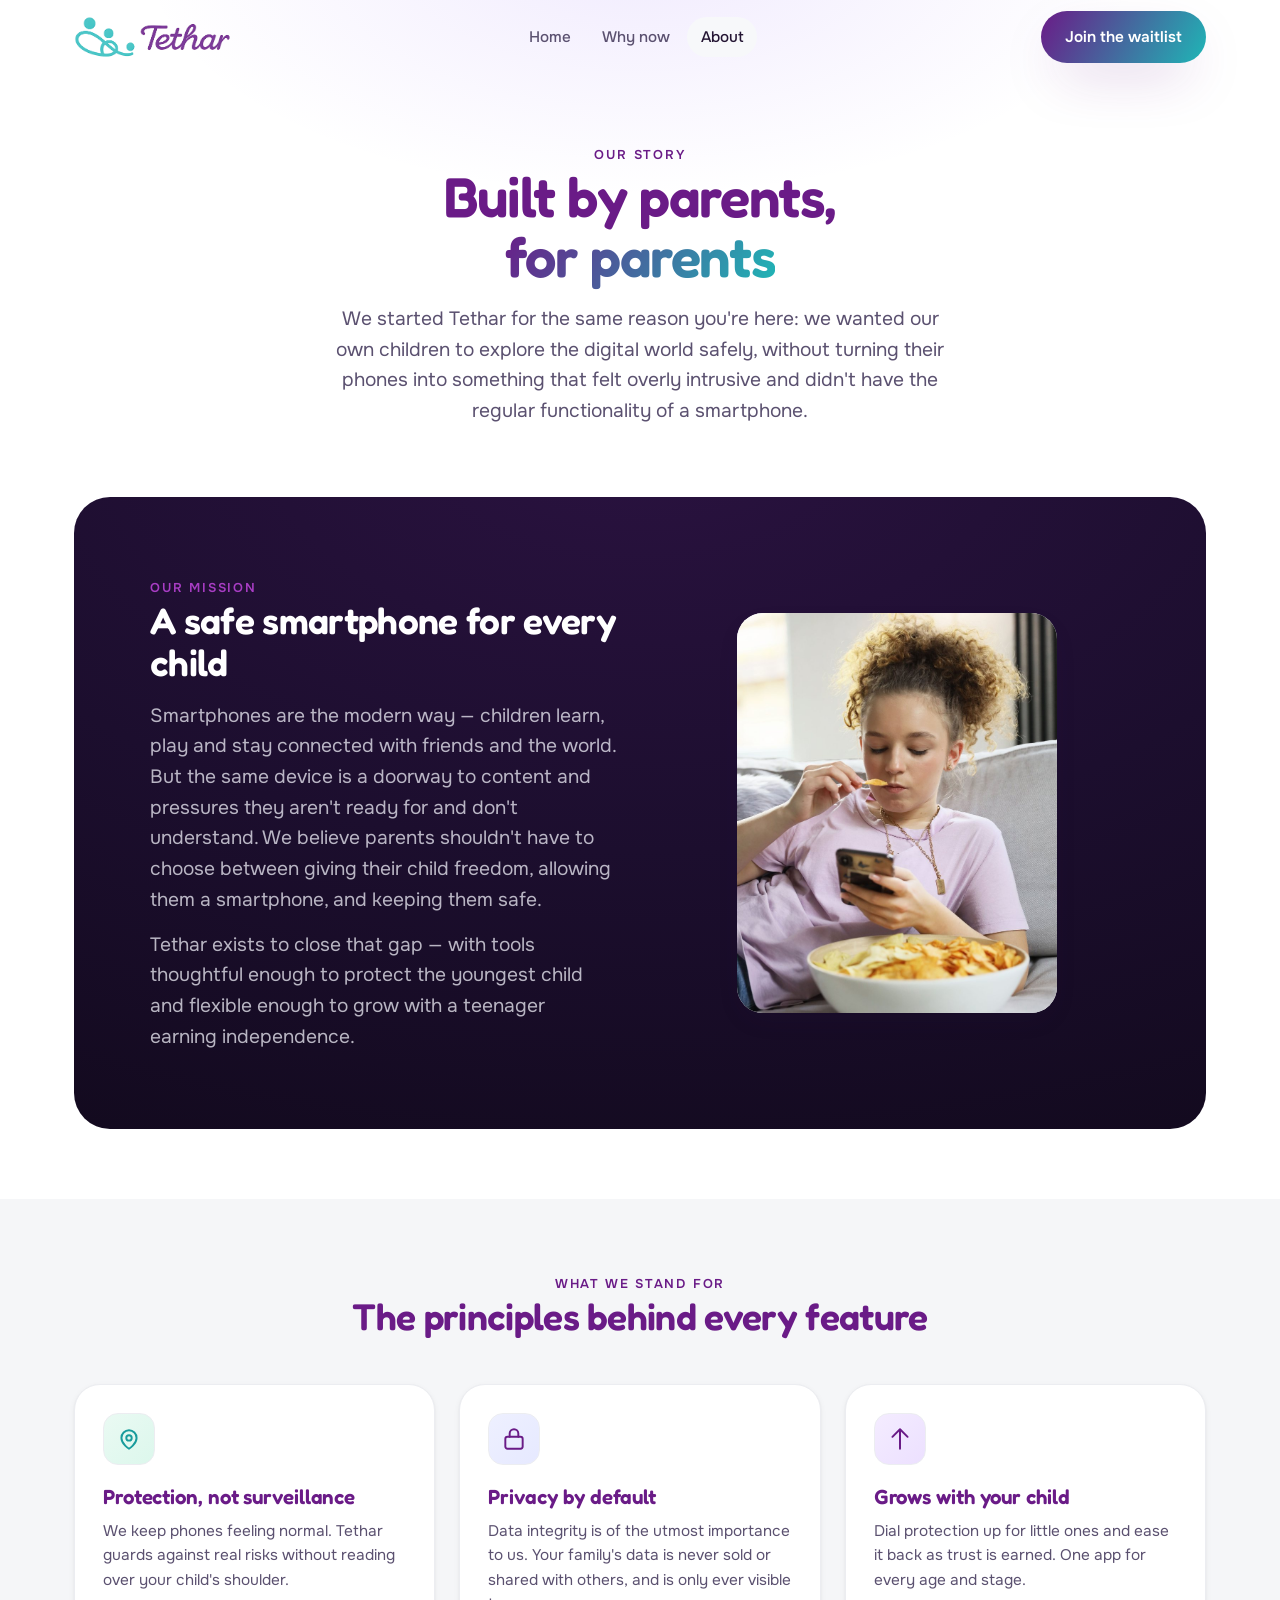
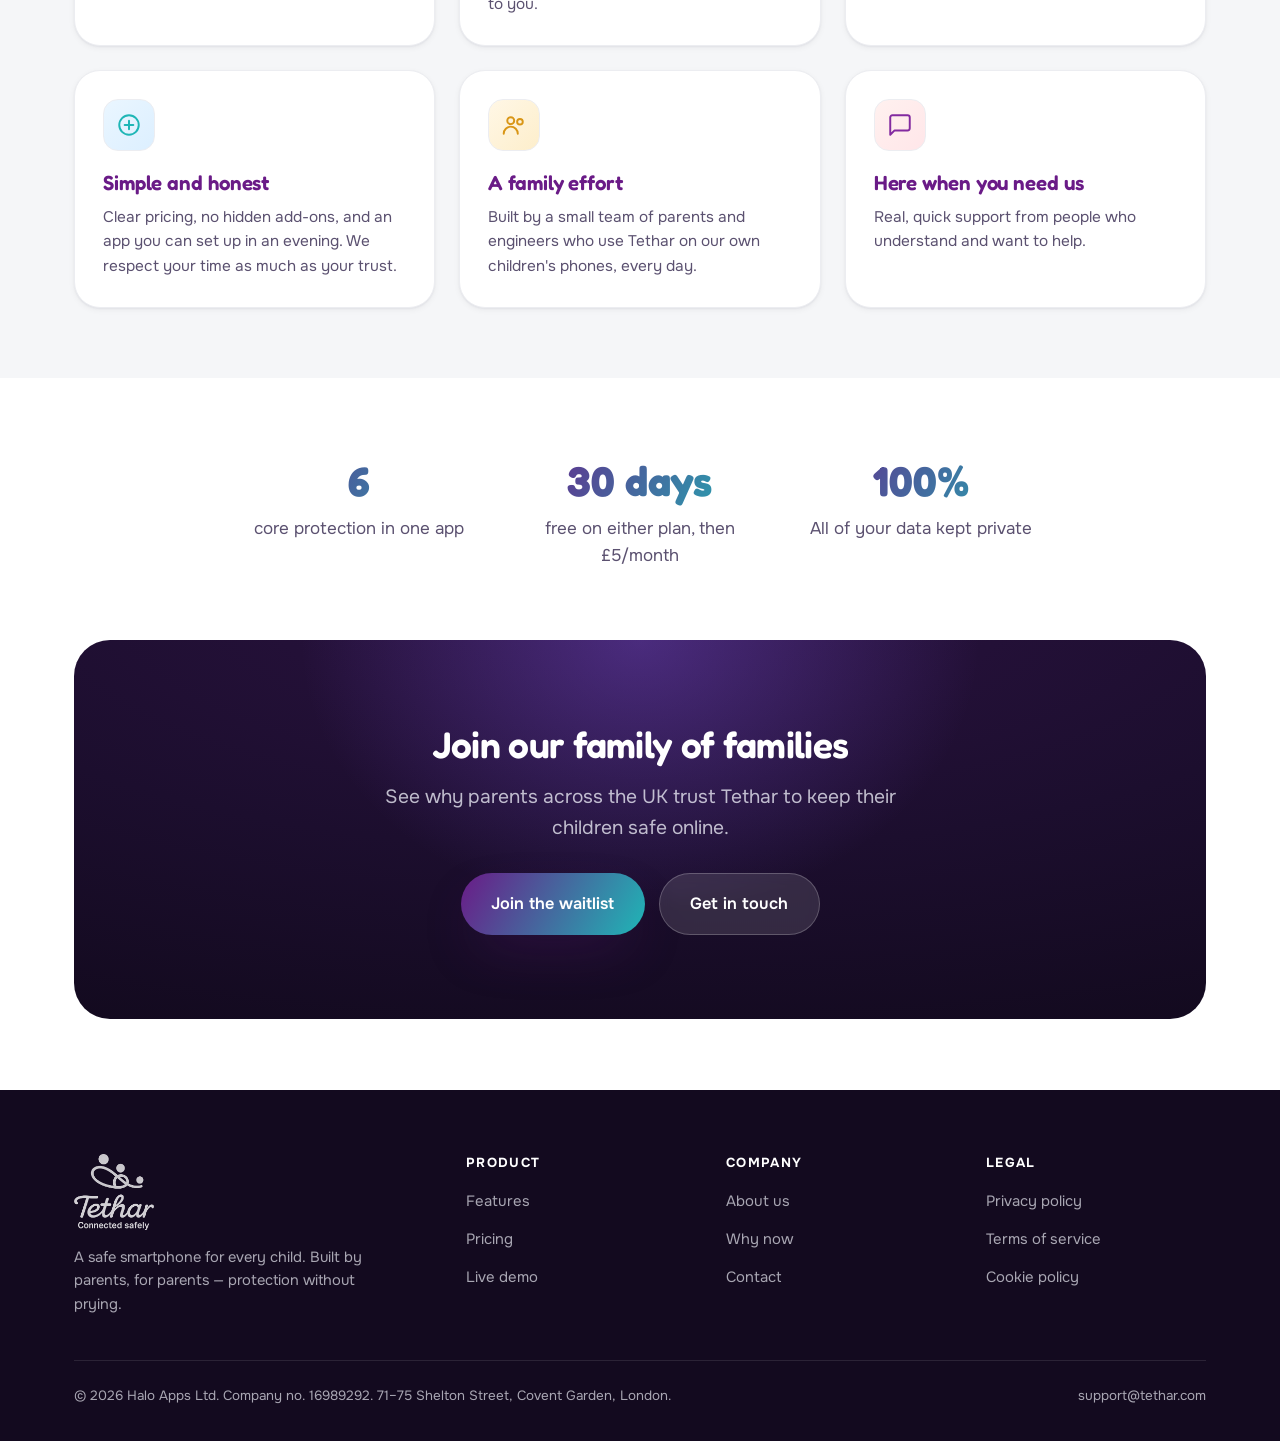
<file: about.html>
<!DOCTYPE html>
<html lang="en-GB">
<head>
<meta charset="UTF-8">
<meta name="viewport" content="width=device-width, initial-scale=1.0">
<title>About Tethar — Built by Parents, for Parents</title>
<meta name="description" content="Why we built Tethar: a mission to give every child a safe smartphone, with Android parental controls that protect without prying. Meet the team behind the app.">
<meta name="robots" content="index, follow, max-image-preview:large">
<meta name="author" content="Halo Apps Ltd">
<link rel="canonical" href="https://www.tethar.com/about.html">
<meta name="theme-color" content="#6A1B87">
<meta property="og:type" content="website">
<meta property="og:site_name" content="Tethar">
<meta property="og:locale" content="en_GB">
<meta property="og:url" content="https://www.tethar.com/about.html">
<meta property="og:title" content="About Tethar — Built by Parents, for Parents">
<meta property="og:description" content="Our mission: a safe smartphone for every child, with parental controls that protect without prying.">
<meta property="og:image" content="https://www.tethar.com/assets/img/og-image.png">
<meta property="og:image:width" content="1200">
<meta property="og:image:height" content="630">
<meta property="og:image:alt" content="Tethar — Connected safely">
<meta name="twitter:card" content="summary_large_image">
<meta name="twitter:title" content="About Tethar — Built by Parents, for Parents">
<meta name="twitter:description" content="Our mission: a safe smartphone for every child, with parental controls that protect without prying.">
<link rel="stylesheet" href="assets/css/fonts.css?v=1">
<link rel="stylesheet" href="assets/css/styles.css?v=18">
<link rel="apple-touch-icon" href="/assets/img/apple-touch-icon.png">
<link rel="manifest" href="/site.webmanifest">
<link rel="icon" href="data:image/svg+xml,%3Csvg xmlns='http://www.w3.org/2000/svg' viewBox='0 0 48 48'%3E%3Cg fill='none' stroke='%2320b5b6' stroke-width='3'%3E%3Cellipse cx='18' cy='30' rx='11' ry='7' transform='rotate(-18 18 30)'/%3E%3Cellipse cx='29' cy='29' rx='7' ry='5.5' transform='rotate(20 29 29)'/%3E%3C/g%3E%3Cg fill='%2320b5b6'%3E%3Ccircle cx='16' cy='12' r='5.2'/%3E%3Ccircle cx='29' cy='16' r='3.7'/%3E%3Ccircle cx='38' cy='24' r='2.6'/%3E%3C/g%3E%3C/svg%3E">
<script type="application/ld+json">
{"@context":"https://schema.org","@type":"AboutPage","name":"About Tethar","url":"https://www.tethar.com/about.html","description":"Why we built Tethar - built by parents, for parents, to give every child a safe smartphone.","publisher":{"@type":"Organization","name":"Tethar","legalName":"Halo Apps Ltd","url":"https://www.tethar.com/","logo":"https://www.tethar.com/assets/img/tethar-logo-full.png"}}
</script>
</head>
<body>

<header class="nav" id="nav">
  <div class="nav-inner">
    <a href="index.html" class="brand"><img src="assets/img/tethar-logo-h.png" alt="Tethar — Connected safely" class="brand-logo" width="847" height="226"></a>
    <nav class="nav-links" id="navLinks">
      <a href="index.html">Home</a>
      <a href="why-now.html">Why now</a>
      <a href="about.html" class="active">About</a>
    </nav>
    <div class="nav-cta">
      <a href="index.html#waitlist" class="btn btn-primary">Join the waitlist</a>
      <button class="nav-toggle" id="navToggle" aria-label="Menu"><svg viewBox="0 0 24 24" fill="none" stroke="currentColor" stroke-width="2" stroke-linecap="round"><path d="M4 7h16M4 12h16M4 17h16"/></svg></button>
    </div>
  </div>
</header>

<main>
<section class="page-hero">
  <div class="container">
    <span class="eyebrow reveal">Our story</span>
    <h1 class="reveal">Built by parents,<br><span class="text-grad">for parents</span></h1>
    <p class="lead reveal">We started Tethar for the same reason you're here: we wanted our own children to explore the digital world safely, without turning their phones into something that felt overly intrusive and didn't have the regular functionality of a smartphone.</p>
  </div>
</section>

<section class="section" style="padding-top:30px">
  <div class="container">
    <div class="showcase reveal">
      <div class="showcase-grid">
        <div>
          <span class="eyebrow" style="color:var(--violet-400)">Our mission</span>
          <h2>A safe smartphone for every child</h2>
          <p class="lead">Smartphones are the modern way — children learn, play and stay connected with friends and the world. But the same device is a doorway to content and pressures they aren't ready for and don't understand. We believe parents shouldn't have to choose between giving their child freedom, allowing them a smartphone, and keeping them safe.</p>
          <p class="lead" style="margin-top:14px">Tethar exists to close that gap — with tools thoughtful enough to protect the youngest child and flexible enough to grow with a teenager earning independence.</p>
        </div>
        <div class="center">
          <figure class="lifestyle-img" style="max-width:320px;margin-inline:auto;aspect-ratio:4/5">
            <img src="assets/img/kids-sofa.jpg" alt="A child relaxing at home with their smartphone." width="900" height="1125" loading="lazy" decoding="async">
          </figure>
        </div>
      </div>
    </div>
  </div>
</section>

<section class="section" style="background:var(--bg-soft)">
  <div class="container">
    <div class="section-head reveal">
      <span class="eyebrow">What we stand for</span>
      <h2>The principles behind every feature</h2>
    </div>
    <div class="grid features-grid">
      <article class="card i-2 reveal">
        <div class="card-ic"><svg viewBox="0 0 24 24" fill="none" stroke="currentColor" stroke-width="1.8" stroke-linecap="round" stroke-linejoin="round"><path d="M12 21s-7-4.4-7-10a7 7 0 0 1 14 0c0 5.6-7 10-7 10Z"/><circle cx="12" cy="11" r="2.5"/></svg></div>
        <h3>Protection, not surveillance</h3>
        <p>We keep phones feeling normal. Tethar guards against real risks without reading over your child's shoulder.</p>
      </article>
      <article class="card i-1 reveal">
        <div class="card-ic"><svg viewBox="0 0 24 24" fill="none" stroke="currentColor" stroke-width="1.8" stroke-linecap="round" stroke-linejoin="round"><rect x="4" y="10" width="16" height="11" rx="2"/><path d="M8 10V7a4 4 0 0 1 8 0v3"/></svg></div>
        <h3>Privacy by default</h3>
        <p>Data integrity is of the utmost importance to us. Your family's data is never sold or shared with others, and is only ever visible to you.</p>
      </article>
      <article class="card i-5 reveal">
        <div class="card-ic"><svg viewBox="0 0 24 24" fill="none" stroke="currentColor" stroke-width="1.8" stroke-linecap="round" stroke-linejoin="round"><path d="M12 3v18M5 10l7-7 7 7"/></svg></div>
        <h3>Grows with your child</h3>
        <p>Dial protection up for little ones and ease it back as trust is earned. One app for every age and stage.</p>
      </article>
      <article class="card i-4 reveal">
        <div class="card-ic"><svg viewBox="0 0 24 24" fill="none" stroke="currentColor" stroke-width="1.8" stroke-linecap="round" stroke-linejoin="round"><circle cx="12" cy="12" r="9"/><path d="M8 12h8M12 8v8"/></svg></div>
        <h3>Simple and honest</h3>
        <p>Clear pricing, no hidden add-ons, and an app you can set up in an evening. We respect your time as much as your trust.</p>
      </article>
      <article class="card i-6 reveal">
        <div class="card-ic"><svg viewBox="0 0 24 24" fill="none" stroke="currentColor" stroke-width="1.8" stroke-linecap="round" stroke-linejoin="round"><circle cx="9" cy="8" r="3.2"/><path d="M2.5 20a6.5 6.5 0 0 1 13 0"/><circle cx="17.5" cy="9" r="2.6"/></svg></div>
        <h3>A family effort</h3>
        <p>Built by a small team of parents and engineers who use Tethar on our own children's phones, every day.</p>
      </article>
      <article class="card i-3 reveal">
        <div class="card-ic"><svg viewBox="0 0 24 24" fill="none" stroke="currentColor" stroke-width="1.8" stroke-linecap="round" stroke-linejoin="round"><path d="M21 15a2 2 0 0 1-2 2H7l-4 4V5a2 2 0 0 1 2-2h14a2 2 0 0 1 2 2z"/></svg></div>
        <h3>Here when you need us</h3>
        <p>Real, quick support from people who understand and want to help.</p>
      </article>
    </div>
  </div>
</section>

<section class="section">
  <div class="container">
    <div class="grid stats-grid">
      <div class="reveal"><div class="text-grad" style="font-family:var(--font-display);font-weight:700;font-size:2.6rem">6</div><p style="color:var(--text-soft)">core protection in one app</p></div>
      <div class="reveal"><div class="text-grad" style="font-family:var(--font-display);font-weight:700;font-size:2.6rem">30 days</div><p style="color:var(--text-soft)">free on either plan, then £5/month</p></div>
      <div class="reveal"><div class="text-grad" style="font-family:var(--font-display);font-weight:700;font-size:2.6rem">100%</div><p style="color:var(--text-soft)">All of your data kept private</p></div>
    </div>
  </div>
</section>

<section class="section" style="padding-top:0">
  <div class="container">
    <div class="cta-band reveal">
      <h2>Join our family of families</h2>
      <p class="lead">See why parents across the UK trust Tethar to keep their children safe online.</p>
      <div class="cta-actions">
        <a href="index.html#waitlist" class="btn btn-primary btn-lg">Join the waitlist</a>
        <a href="contact.html" class="btn btn-light btn-lg">Get in touch</a>
      </div>
    </div>
  </div>
</section>
</main>

<footer class="footer">
  <div class="container">
    <div class="footer-grid">
      <div class="footer-about">
        <a href="index.html" class="brand"><img src="assets/img/tethar-logo-full.png" alt="Tethar — Connected safely" class="brand-logo brand-logo--footer" width="620" height="587"></a>
        <p>A safe smartphone for every child. Built by parents, for parents — protection without prying.</p>
      </div>
      <div class="footer-col"><h4>Product</h4><ul><li><a href="index.html#features">Features</a></li><li><a href="pricing.html">Pricing</a></li><li><a href="demo.html">Live demo</a></li></ul></div>
      <div class="footer-col"><h4>Company</h4><ul><li><a href="about.html">About us</a></li><li><a href="why-now.html">Why now</a></li><li><a href="contact.html">Contact</a></li></ul></div>
      <div class="footer-col"><h4>Legal</h4><ul><li><a href="privacy.html">Privacy policy</a></li><li><a href="terms.html">Terms of service</a></li><li><a href="cookies.html">Cookie policy</a></li></ul></div>
    </div>
    <div class="footer-bottom">
      <span>© 2026 Halo Apps Ltd. Company no. 16989292. 71–75 Shelton Street, Covent Garden, London.</span>
      <span>support@tethar.com</span>
    </div>
  </div>
</footer>

<script src="assets/js/main.js"></script>
<script src="assets/js/consent.js" defer></script>
</body>
</html>
</file>
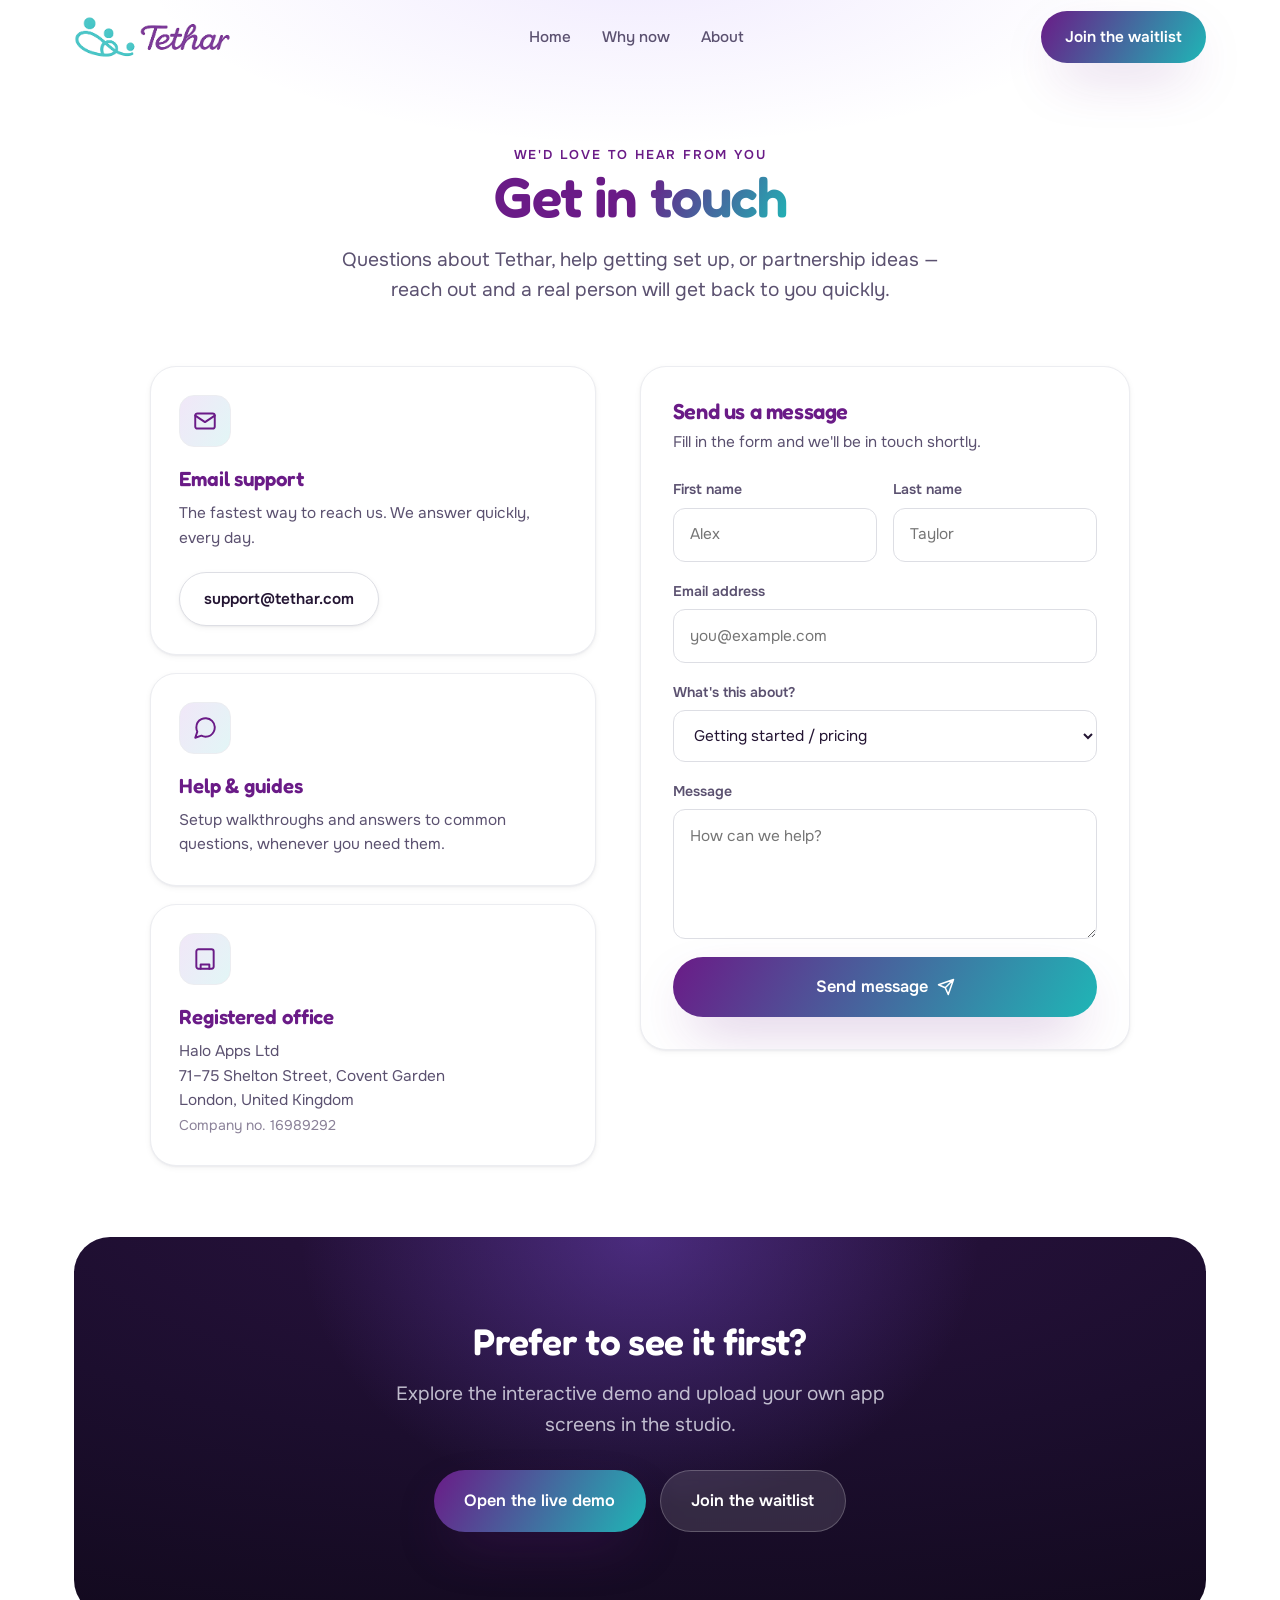
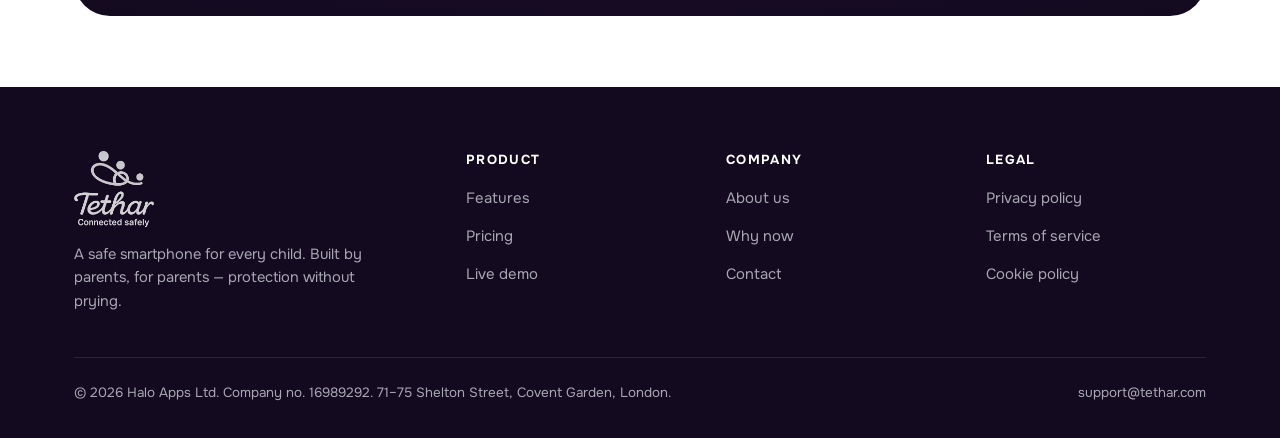
<file: contact.html>
<!DOCTYPE html>
<html lang="en-GB">
<head>
<meta charset="UTF-8">
<meta name="viewport" content="width=device-width, initial-scale=1.0">
<title>Contact Tethar — Parental Control App Support</title>
<meta name="description" content="Get in touch with the Tethar team. Quick support for our Android parental control app — email support@tethar.com or send us a message.">
<meta name="robots" content="index, follow, max-image-preview:large">
<meta name="author" content="Halo Apps Ltd">
<link rel="canonical" href="https://www.tethar.com/contact.html">
<meta name="theme-color" content="#6A1B87">
<meta property="og:type" content="website">
<meta property="og:site_name" content="Tethar">
<meta property="og:locale" content="en_GB">
<meta property="og:url" content="https://www.tethar.com/contact.html">
<meta property="og:title" content="Contact Tethar — Parental Control App Support">
<meta property="og:description" content="Questions about Tethar or help getting set up? Reach the team — a real person will get back to you quickly.">
<meta property="og:image" content="https://www.tethar.com/assets/img/og-image.png">
<meta property="og:image:width" content="1200">
<meta property="og:image:height" content="630">
<meta property="og:image:alt" content="Tethar — Connected safely">
<meta name="twitter:card" content="summary_large_image">
<meta name="twitter:title" content="Contact Tethar — Parental Control App Support">
<meta name="twitter:description" content="Questions about Tethar or help getting set up? Reach the team — a real person will get back to you quickly.">
<meta name="twitter:image" content="https://www.tethar.com/assets/img/og-image.png">
<link rel="stylesheet" href="assets/css/fonts.css?v=1">
<link rel="stylesheet" href="assets/css/styles.css?v=18">
<link rel="apple-touch-icon" href="/assets/img/apple-touch-icon.png">
<link rel="manifest" href="/site.webmanifest">
<link rel="icon" href="data:image/svg+xml,%3Csvg xmlns='http://www.w3.org/2000/svg' viewBox='0 0 48 48'%3E%3Cg fill='none' stroke='%2320b5b6' stroke-width='3'%3E%3Cellipse cx='18' cy='30' rx='11' ry='7' transform='rotate(-18 18 30)'/%3E%3Cellipse cx='29' cy='29' rx='7' ry='5.5' transform='rotate(20 29 29)'/%3E%3C/g%3E%3Cg fill='%2320b5b6'%3E%3Ccircle cx='16' cy='12' r='5.2'/%3E%3Ccircle cx='29' cy='16' r='3.7'/%3E%3Ccircle cx='38' cy='24' r='2.6'/%3E%3C/g%3E%3C/svg%3E">
<script type="application/ld+json">
{"@context":"https://schema.org","@type":"ContactPage","name":"Contact Tethar","url":"https://www.tethar.com/contact.html","description":"Contact the Tethar team for support with the Android parental control app.","publisher":{"@type":"Organization","name":"Tethar","legalName":"Halo Apps Ltd","url":"https://www.tethar.com/","email":"support@tethar.com","logo":"https://www.tethar.com/assets/img/tethar-logo-full.png","address":{"@type":"PostalAddress","streetAddress":"71-75 Shelton Street, Covent Garden","addressLocality":"London","addressCountry":"GB"}}}
</script>
</head>
<body>

<header class="nav" id="nav">
  <div class="nav-inner">
    <a href="index.html" class="brand"><img src="assets/img/tethar-logo-h.png" alt="Tethar — Connected safely" class="brand-logo" width="847" height="226"></a>
    <nav class="nav-links" id="navLinks">
      <a href="index.html">Home</a>
      <a href="why-now.html">Why now</a>
      <a href="about.html">About</a>
    </nav>
    <div class="nav-cta">
      <a href="index.html#waitlist" class="btn btn-primary">Join the waitlist</a>
      <button class="nav-toggle" id="navToggle" aria-label="Menu"><svg viewBox="0 0 24 24" fill="none" stroke="currentColor" stroke-width="2" stroke-linecap="round"><path d="M4 7h16M4 12h16M4 17h16"/></svg></button>
    </div>
  </div>
</header>

<main>
<section class="page-hero">
  <div class="container">
    <span class="eyebrow reveal">We'd love to hear from you</span>
    <h1 class="reveal">Get in <span class="text-grad">touch</span></h1>
    <p class="lead reveal">Questions about Tethar, help getting set up, or partnership ideas — reach out and a real person will get back to you quickly.</p>
  </div>
</section>

<section class="section" style="padding-top:20px">
  <div class="container">
    <div class="grid contact-grid reveal">

      <!-- Contact details -->
      <div>
        <div class="card" style="margin-bottom:18px">
          <div class="card-ic i-1" style="background:var(--grad-brand-soft)"><svg viewBox="0 0 24 24" fill="none" stroke="currentColor" stroke-width="1.8" stroke-linecap="round" stroke-linejoin="round"><rect x="3" y="5" width="18" height="14" rx="2"/><path d="m3 7 9 6 9-6"/></svg></div>
          <h3>Email support</h3>
          <p style="color:var(--text-soft)">The fastest way to reach us. We answer quickly, every day.</p>
          <a href="mailto:support@tethar.com" class="btn btn-ghost mt-m">support@tethar.com</a>
        </div>
        <div class="card" style="margin-bottom:18px">
          <div class="card-ic i-2"><svg viewBox="0 0 24 24" fill="none" stroke="currentColor" stroke-width="1.8" stroke-linecap="round" stroke-linejoin="round"><path d="M21 11.5a8.4 8.4 0 0 1-.9 3.8 8.5 8.5 0 0 1-7.6 4.7 8.4 8.4 0 0 1-3.8-.9L3 21l1.9-5.7a8.4 8.4 0 0 1-.9-3.8 8.5 8.5 0 0 1 4.7-7.6 8.4 8.4 0 0 1 3.8-.9h.5a8.5 8.5 0 0 1 8 8v.5Z"/></svg></div>
          <h3>Help &amp; guides</h3>
          <p style="color:var(--text-soft)">Setup walkthroughs and answers to common questions, whenever you need them.</p>
        </div>
        <div class="card">
          <div class="card-ic i-5"><svg viewBox="0 0 24 24" fill="none" stroke="currentColor" stroke-width="1.8" stroke-linecap="round" stroke-linejoin="round"><rect x="4" y="3" width="16" height="18" rx="2"/><path d="M8 21v-4h8v4"/></svg></div>
          <h3>Registered office</h3>
          <p style="color:var(--text-soft)">Halo Apps Ltd<br>71–75 Shelton Street, Covent Garden<br>London, United Kingdom<br><span style="color:var(--text-muted);font-size:.88rem">Company no. 16989292</span></p>
        </div>
      </div>

      <!-- Form -->
      <div class="card" style="padding:32px">
        <h2 class="card-title">Send us a message</h2>
        <p style="color:var(--text-soft);margin-bottom:24px">Fill in the form and we'll be in touch shortly.</p>
        <form id="contactForm" novalidate>
          <div class="grid field-row">
            <div class="field"><label for="fname">First name</label><input id="fname" name="fname" type="text" placeholder="Alex" required></div>
            <div class="field"><label for="lname">Last name</label><input id="lname" name="lname" type="text" placeholder="Taylor" required></div>
          </div>
          <div class="field"><label for="email">Email address</label><input id="email" name="email" type="email" placeholder="you@example.com" required></div>
          <div class="field"><label for="topic">What's this about?</label>
            <select id="topic" name="topic">
              <option>Getting started / pricing</option>
              <option>Technical support</option>
              <option>Billing &amp; subscriptions</option>
              <option>Partnerships</option>
              <option>Something else</option>
            </select>
          </div>
          <div class="field"><label for="message">Message</label><textarea id="message" name="message" placeholder="How can we help?" required></textarea></div>
          <button type="submit" class="btn btn-primary btn-block btn-lg">Send message
            <svg viewBox="0 0 24 24" fill="none" stroke="currentColor" stroke-width="2" stroke-linecap="round" stroke-linejoin="round"><path d="M22 2 11 13M22 2l-7 20-4-9-9-4 20-7Z"/></svg>
          </button>
          <p id="formMsg" style="display:none;margin-top:16px;padding:14px 16px;border-radius:12px;background:var(--grad-brand-soft);border:1px solid var(--border);color:var(--indigo-600);font-weight:600;font-size:.92rem"></p>
        </form>
      </div>
    </div>
  </div>
</section>

<section class="section" style="padding-top:0">
  <div class="container">
    <div class="cta-band reveal">
      <h2>Prefer to see it first?</h2>
      <p class="lead">Explore the interactive demo and upload your own app screens in the studio.</p>
      <div class="cta-actions">
        <a href="demo.html" class="btn btn-primary btn-lg">Open the live demo</a>
        <a href="index.html#waitlist" class="btn btn-light btn-lg">Join the waitlist</a>
      </div>
    </div>
  </div>
</section>
</main>

<footer class="footer">
  <div class="container">
    <div class="footer-grid">
      <div class="footer-about">
        <a href="index.html" class="brand"><img src="assets/img/tethar-logo-full.png" alt="Tethar — Connected safely" class="brand-logo brand-logo--footer" width="620" height="587"></a>
        <p>A safe smartphone for every child. Built by parents, for parents — protection without prying.</p>
      </div>
      <div class="footer-col"><h4>Product</h4><ul><li><a href="index.html#features">Features</a></li><li><a href="pricing.html">Pricing</a></li><li><a href="demo.html">Live demo</a></li></ul></div>
      <div class="footer-col"><h4>Company</h4><ul><li><a href="about.html">About us</a></li><li><a href="why-now.html">Why now</a></li><li><a href="contact.html">Contact</a></li></ul></div>
      <div class="footer-col"><h4>Legal</h4><ul><li><a href="privacy.html">Privacy policy</a></li><li><a href="terms.html">Terms of service</a></li><li><a href="cookies.html">Cookie policy</a></li></ul></div>
    </div>
    <div class="footer-bottom">
      <span>© 2026 Halo Apps Ltd. Company no. 16989292. 71–75 Shelton Street, Covent Garden, London.</span>
      <span>support@tethar.com</span>
    </div>
  </div>
</footer>

<script src="assets/js/main.js"></script>
<script>
(function () {
  // ─────────────────────────────────────────────────────────────
  // TO MAKE THIS FORM DELIVER TO YOUR INBOX:
  // 1. Create a free form at https://formspree.io (or similar).
  // 2. Paste your endpoint below, e.g.
  //      var CONTACT_ENDPOINT = 'https://formspree.io/f/abcdwxyz';
  // Until this is set, the form shows a confirmation but does NOT email you.
  var CONTACT_ENDPOINT = '';
  // ─────────────────────────────────────────────────────────────
  var form = document.getElementById('contactForm');
  var msg = document.getElementById('formMsg');
  if (!form) return;
  form.addEventListener('submit', function (e) {
    e.preventDefault();
    if (!form.checkValidity()) { form.reportValidity(); return; }
    var name = (document.getElementById('fname').value || 'there').trim();
    var btn = form.querySelector('button[type="submit"]');
    function confirmSent(sent) {
      msg.style.display = 'block';
      msg.textContent = sent
        ? 'Thanks, ' + name + "! Your message has been sent — we'll be in touch shortly."
        : 'Thanks, ' + name + '! Your message was captured. To deliver it to support@tethar.com, connect a form service (see CONTACT_ENDPOINT in this page).';
      form.reset();
    }
    if (CONTACT_ENDPOINT) {
      if (btn) btn.disabled = true;
      fetch(CONTACT_ENDPOINT, { method: 'POST', headers: { Accept: 'application/json' }, body: new FormData(form) })
        .then(function () { confirmSent(true); })
        .catch(function () { confirmSent(true); })
        .then(function () { if (btn) btn.disabled = false; });
    } else {
      console.warn('Tethar contact form: no CONTACT_ENDPOINT set — message not emailed.');
      confirmSent(false);
    }
  });
})();
</script>
<script src="assets/js/consent.js" defer></script>
</body>
</html>
</file>
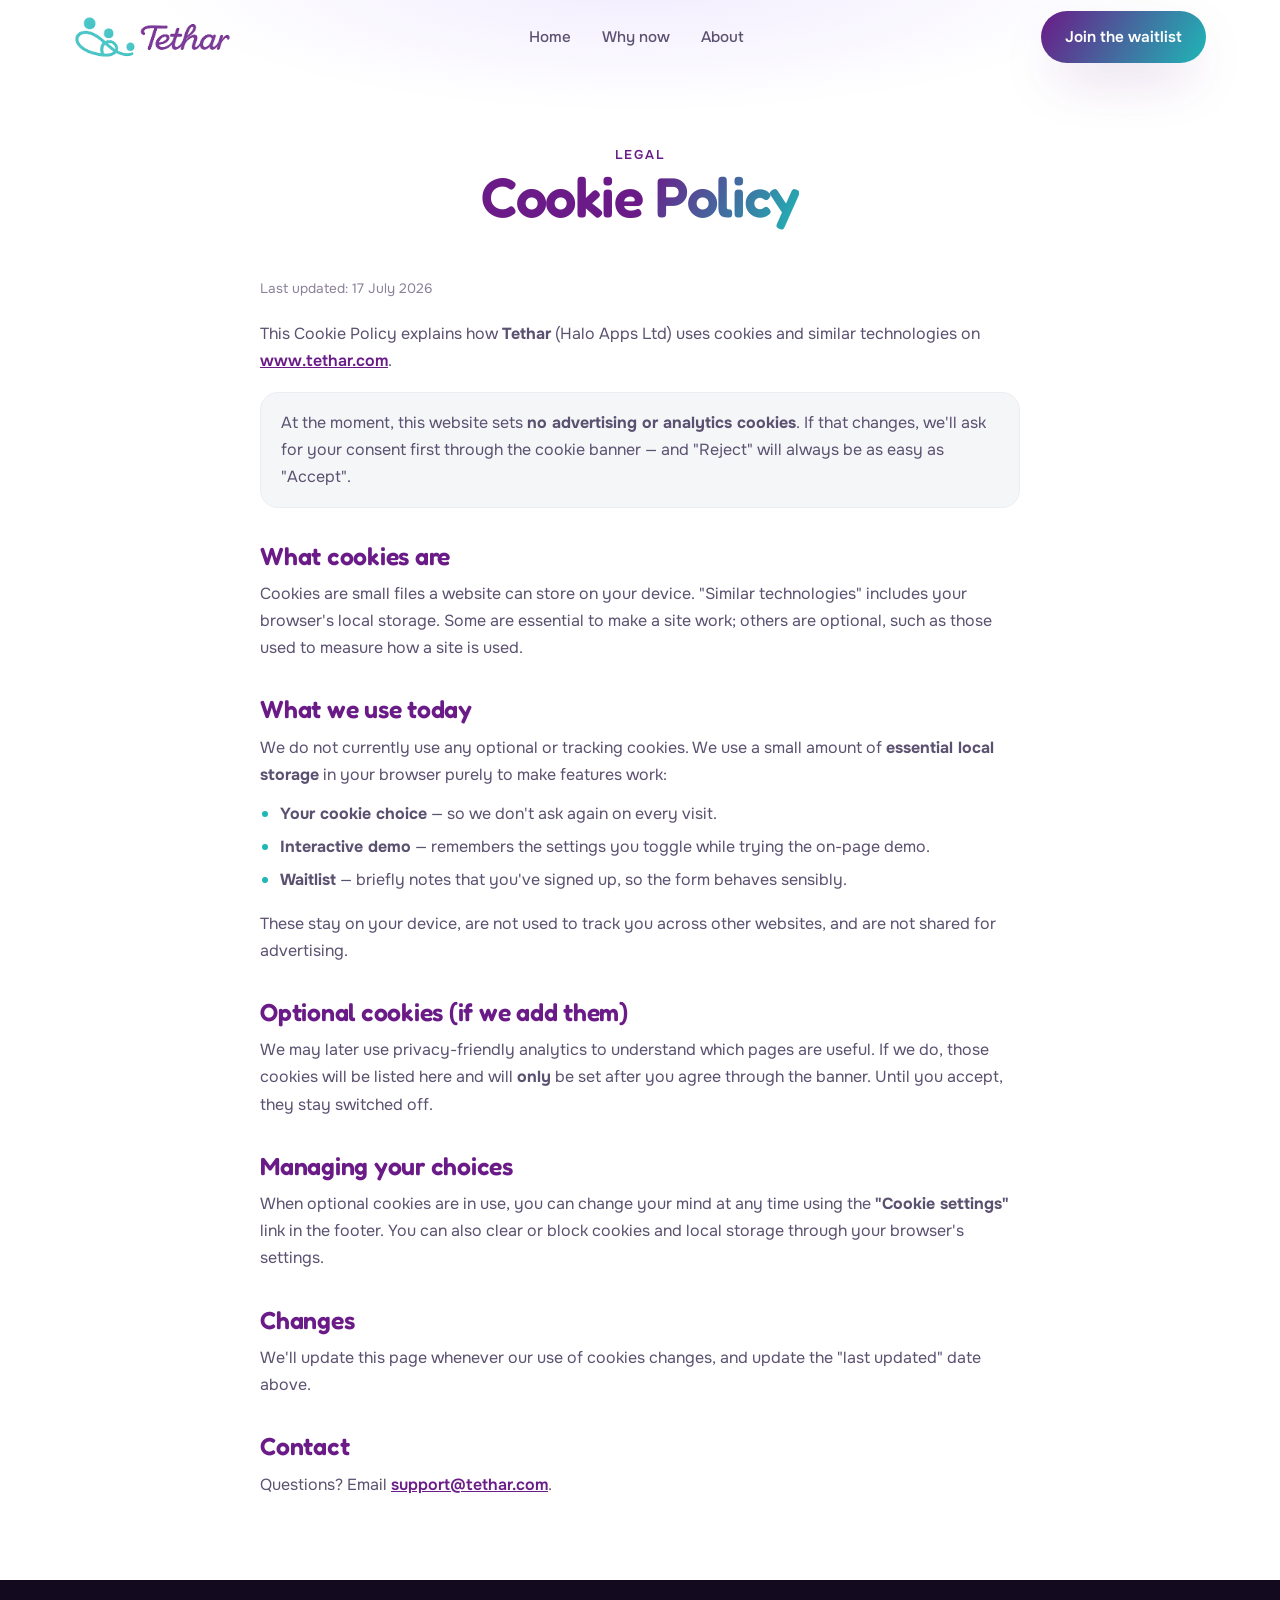
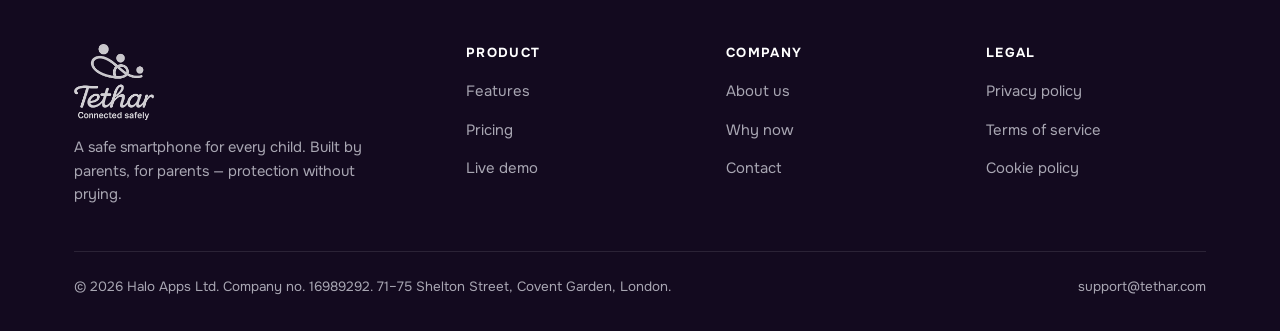
<file: cookies.html>
<!DOCTYPE html>
<html lang="en-GB">
<head>
<meta charset="UTF-8">
<meta name="viewport" content="width=device-width, initial-scale=1.0">
<title>Cookie Policy — Tethar</title>
<meta name="description" content="How Tethar uses cookies and local storage. The site currently sets no tracking or advertising cookies; optional cookies would only ever be set with your consent.">
<meta name="robots" content="index, follow, max-image-preview:large">
<meta name="author" content="Halo Apps Ltd">
<link rel="canonical" href="https://www.tethar.com/cookies.html">
<meta name="theme-color" content="#6A1B87">
<meta property="og:type" content="website">
<meta property="og:site_name" content="Tethar">
<meta property="og:locale" content="en_GB">
<meta property="og:url" content="https://www.tethar.com/cookies.html">
<meta property="og:title" content="Cookie Policy — Tethar">
<meta property="og:description" content="How Tethar uses cookies and local storage. The site currently sets no tracking or advertising cookies; optional cookies would only ever be set with your consent.">
<meta property="og:image" content="https://www.tethar.com/assets/img/og-image.png">
<meta property="og:image:width" content="1200">
<meta property="og:image:height" content="630">
<meta property="og:image:alt" content="Tethar — Connected safely">
<meta name="twitter:card" content="summary_large_image">
<meta name="twitter:title" content="Cookie Policy — Tethar">
<meta name="twitter:description" content="How Tethar uses cookies and local storage. The site currently sets no tracking or advertising cookies; optional cookies would only ever be set with your consent.">
<meta name="twitter:image" content="https://www.tethar.com/assets/img/og-image.png">
<link rel="stylesheet" href="assets/css/fonts.css?v=1">
<link rel="stylesheet" href="assets/css/styles.css?v=18">
<link rel="apple-touch-icon" href="/assets/img/apple-touch-icon.png">
<link rel="manifest" href="/site.webmanifest">
<link rel="icon" href="data:image/svg+xml,%3Csvg xmlns='http://www.w3.org/2000/svg' viewBox='0 0 48 48'%3E%3Cg fill='none' stroke='%2320b5b6' stroke-width='3'%3E%3Cellipse cx='18' cy='30' rx='11' ry='7' transform='rotate(-18 18 30)'/%3E%3Cellipse cx='29' cy='29' rx='7' ry='5.5' transform='rotate(20 29 29)'/%3E%3C/g%3E%3Cg fill='%2320b5b6'%3E%3Ccircle cx='16' cy='12' r='5.2'/%3E%3Ccircle cx='29' cy='16' r='3.7'/%3E%3Ccircle cx='38' cy='24' r='2.6'/%3E%3C/g%3E%3C/svg%3E">
<script type="application/ld+json">
{"@context":"https://schema.org","@type":"WebPage","name":"Cookie Policy — Tethar","url":"https://www.tethar.com/cookies.html","publisher":{"@type":"Organization","name":"Tethar","legalName":"Halo Apps Ltd"}}
</script>
</head>
<body>

<header class="nav" id="nav">
  <div class="nav-inner">
    <a href="index.html" class="brand"><img src="assets/img/tethar-logo-h.png" alt="Tethar — Connected safely" class="brand-logo" width="847" height="226"></a>
    <nav class="nav-links" id="navLinks">
      <a href="index.html">Home</a>
      <a href="why-now.html">Why now</a>
      <a href="about.html">About</a>
    </nav>
    <div class="nav-cta">
      <a href="index.html#waitlist" class="btn btn-primary">Join the waitlist</a>
      <button class="nav-toggle" id="navToggle" aria-label="Menu"><svg viewBox="0 0 24 24" fill="none" stroke="currentColor" stroke-width="2" stroke-linecap="round"><path d="M4 7h16M4 12h16M4 17h16"/></svg></button>
    </div>
  </div>
</header>

<main>
<section class="page-hero">
  <div class="container">
    <span class="eyebrow reveal">Legal</span>
    <h1 class="reveal">Cookie <span class="text-grad">Policy</span></h1>
  </div>
</section>

<section class="section" style="padding-top:10px">
  <div class="container">
    <div class="legal reveal">
      <p class="updated">Last updated: 17 July 2026</p>

      <p>This Cookie Policy explains how <strong>Tethar</strong> (Halo Apps Ltd) uses cookies and similar technologies on <a href="https://www.tethar.com/">www.tethar.com</a>.</p>

      <div class="callout"><p>At the moment, this website sets <strong>no advertising or analytics cookies</strong>. If that changes, we'll ask for your consent first through the cookie banner — and "Reject" will always be as easy as "Accept".</p></div>

      <h2>What cookies are</h2>
      <p>Cookies are small files a website can store on your device. "Similar technologies" includes your browser's local storage. Some are essential to make a site work; others are optional, such as those used to measure how a site is used.</p>

      <h2>What we use today</h2>
      <p>We do not currently use any optional or tracking cookies. We use a small amount of <strong>essential local storage</strong> in your browser purely to make features work:</p>
      <ul>
        <li><strong>Your cookie choice</strong> — so we don't ask again on every visit.</li>
        <li><strong>Interactive demo</strong> — remembers the settings you toggle while trying the on-page demo.</li>
        <li><strong>Waitlist</strong> — briefly notes that you've signed up, so the form behaves sensibly.</li>
      </ul>
      <p>These stay on your device, are not used to track you across other websites, and are not shared for advertising.</p>

      <h2>Optional cookies (if we add them)</h2>
      <p>We may later use privacy-friendly analytics to understand which pages are useful. If we do, those cookies will be listed here and will <strong>only</strong> be set after you agree through the banner. Until you accept, they stay switched off.</p>

      <h2>Managing your choices</h2>
      <p>When optional cookies are in use, you can change your mind at any time using the <strong>"Cookie settings"</strong> link in the footer. You can also clear or block cookies and local storage through your browser's settings.</p>

      <h2>Changes</h2>
      <p>We'll update this page whenever our use of cookies changes, and update the "last updated" date above.</p>

      <h2>Contact</h2>
      <p>Questions? Email <a href="mailto:support@tethar.com">support@tethar.com</a>.</p>

    </div>
  </div>
</section>
</main>

<footer class="footer">
  <div class="container">
    <div class="footer-grid">
      <div class="footer-about">
        <a href="index.html" class="brand"><img src="assets/img/tethar-logo-full.png" alt="Tethar — Connected safely" class="brand-logo brand-logo--footer" width="620" height="587"></a>
        <p>A safe smartphone for every child. Built by parents, for parents — protection without prying.</p>
      </div>
      <div class="footer-col"><h4>Product</h4><ul><li><a href="index.html#features">Features</a></li><li><a href="pricing.html">Pricing</a></li><li><a href="demo.html">Live demo</a></li></ul></div>
      <div class="footer-col"><h4>Company</h4><ul><li><a href="about.html">About us</a></li><li><a href="why-now.html">Why now</a></li><li><a href="contact.html">Contact</a></li></ul></div>
      <div class="footer-col"><h4>Legal</h4><ul><li><a href="privacy.html">Privacy policy</a></li><li><a href="terms.html">Terms of service</a></li><li><a href="cookies.html">Cookie policy</a></li></ul></div>
    </div>
    <div class="footer-bottom">
      <span>© 2026 Halo Apps Ltd. Company no. 16989292. 71–75 Shelton Street, Covent Garden, London.</span>
      <span>support@tethar.com</span>
    </div>
  </div>
</footer>

<script src="assets/js/main.js"></script>
<script src="assets/js/consent.js" defer></script>
</body>
</html>
</file>
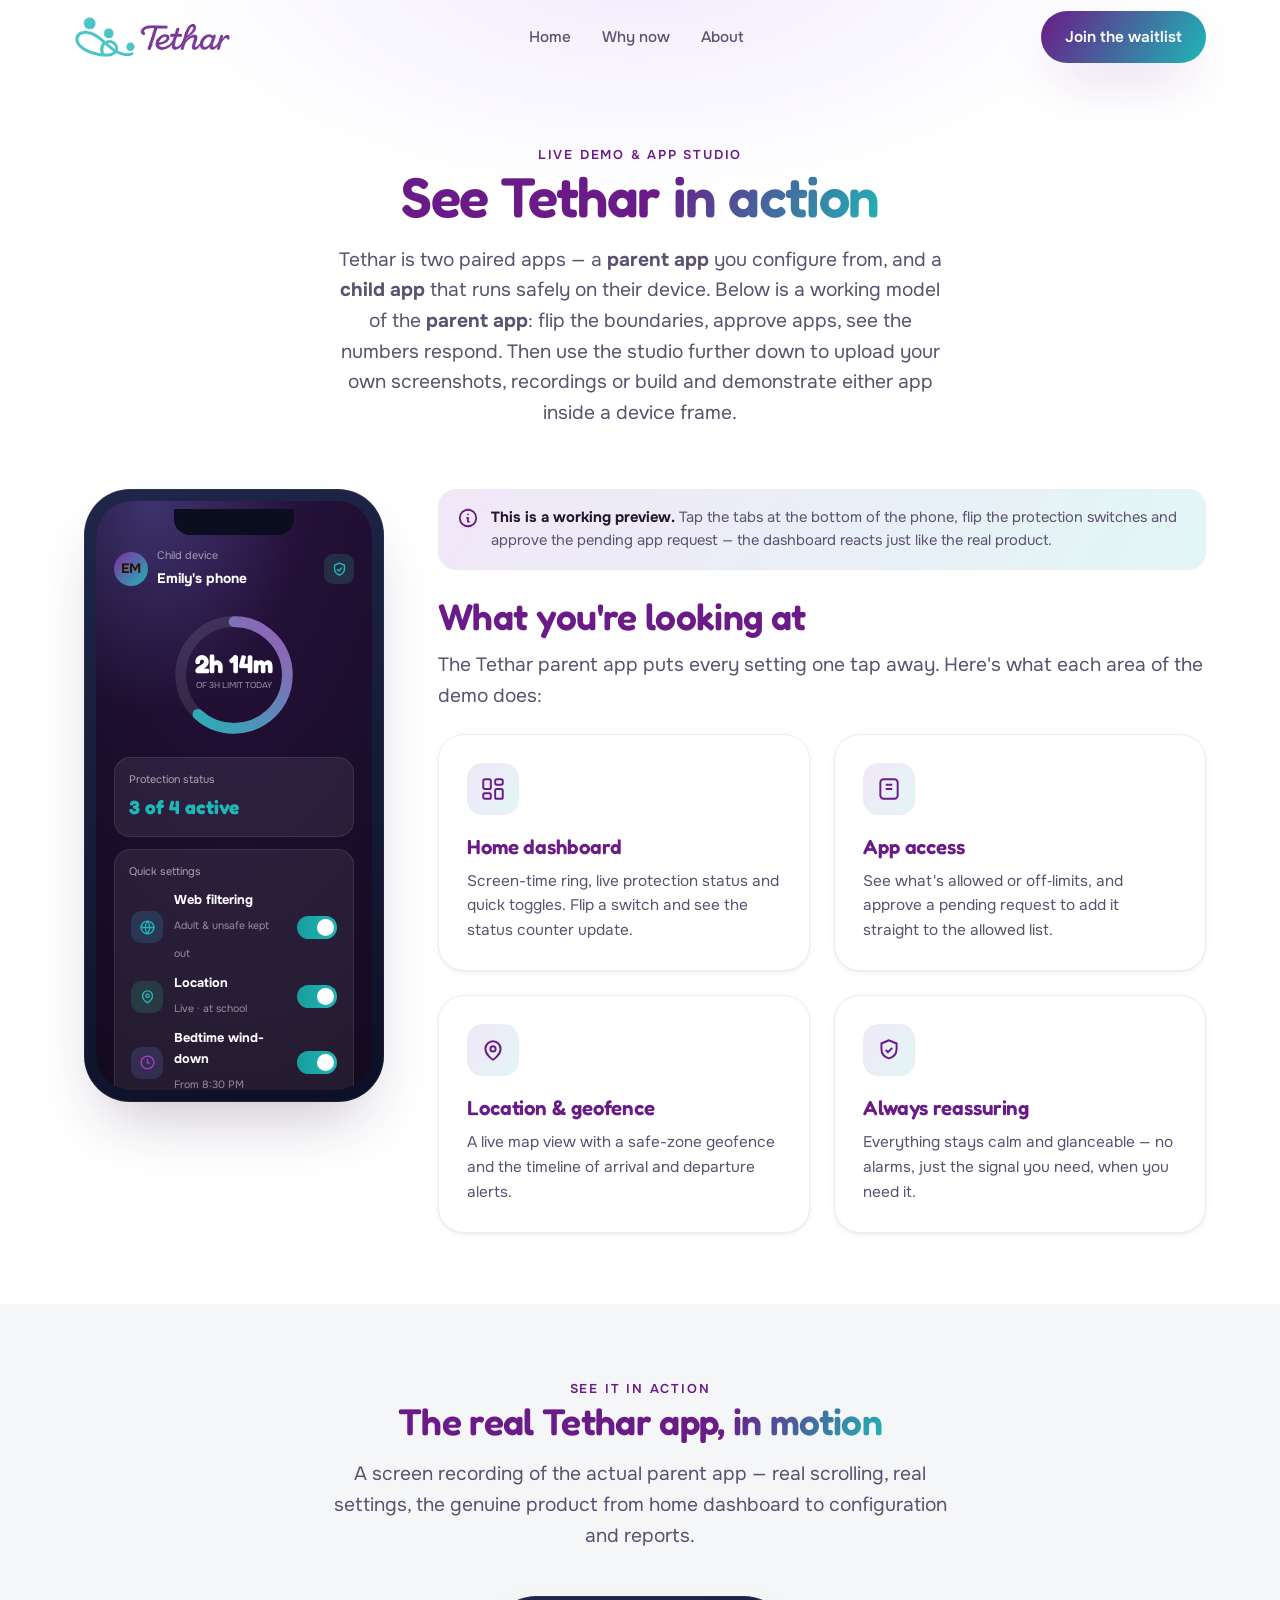
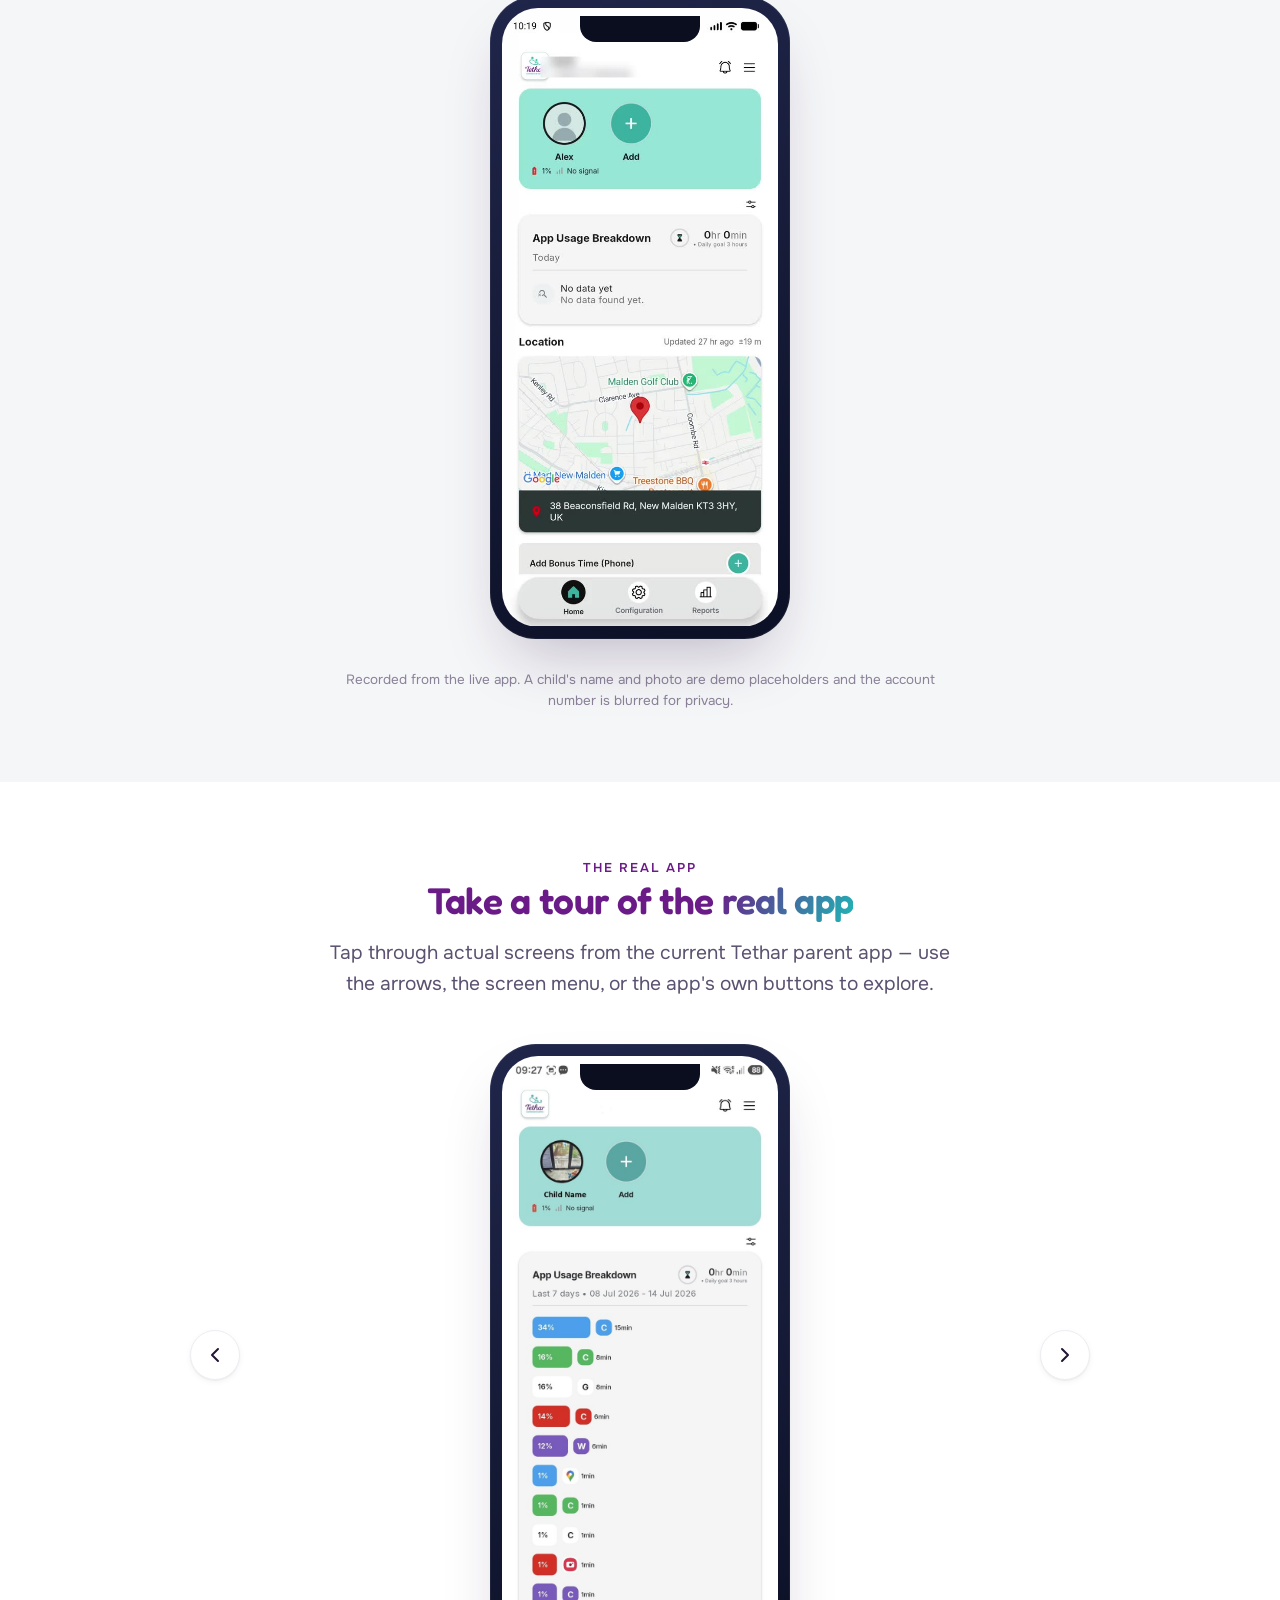
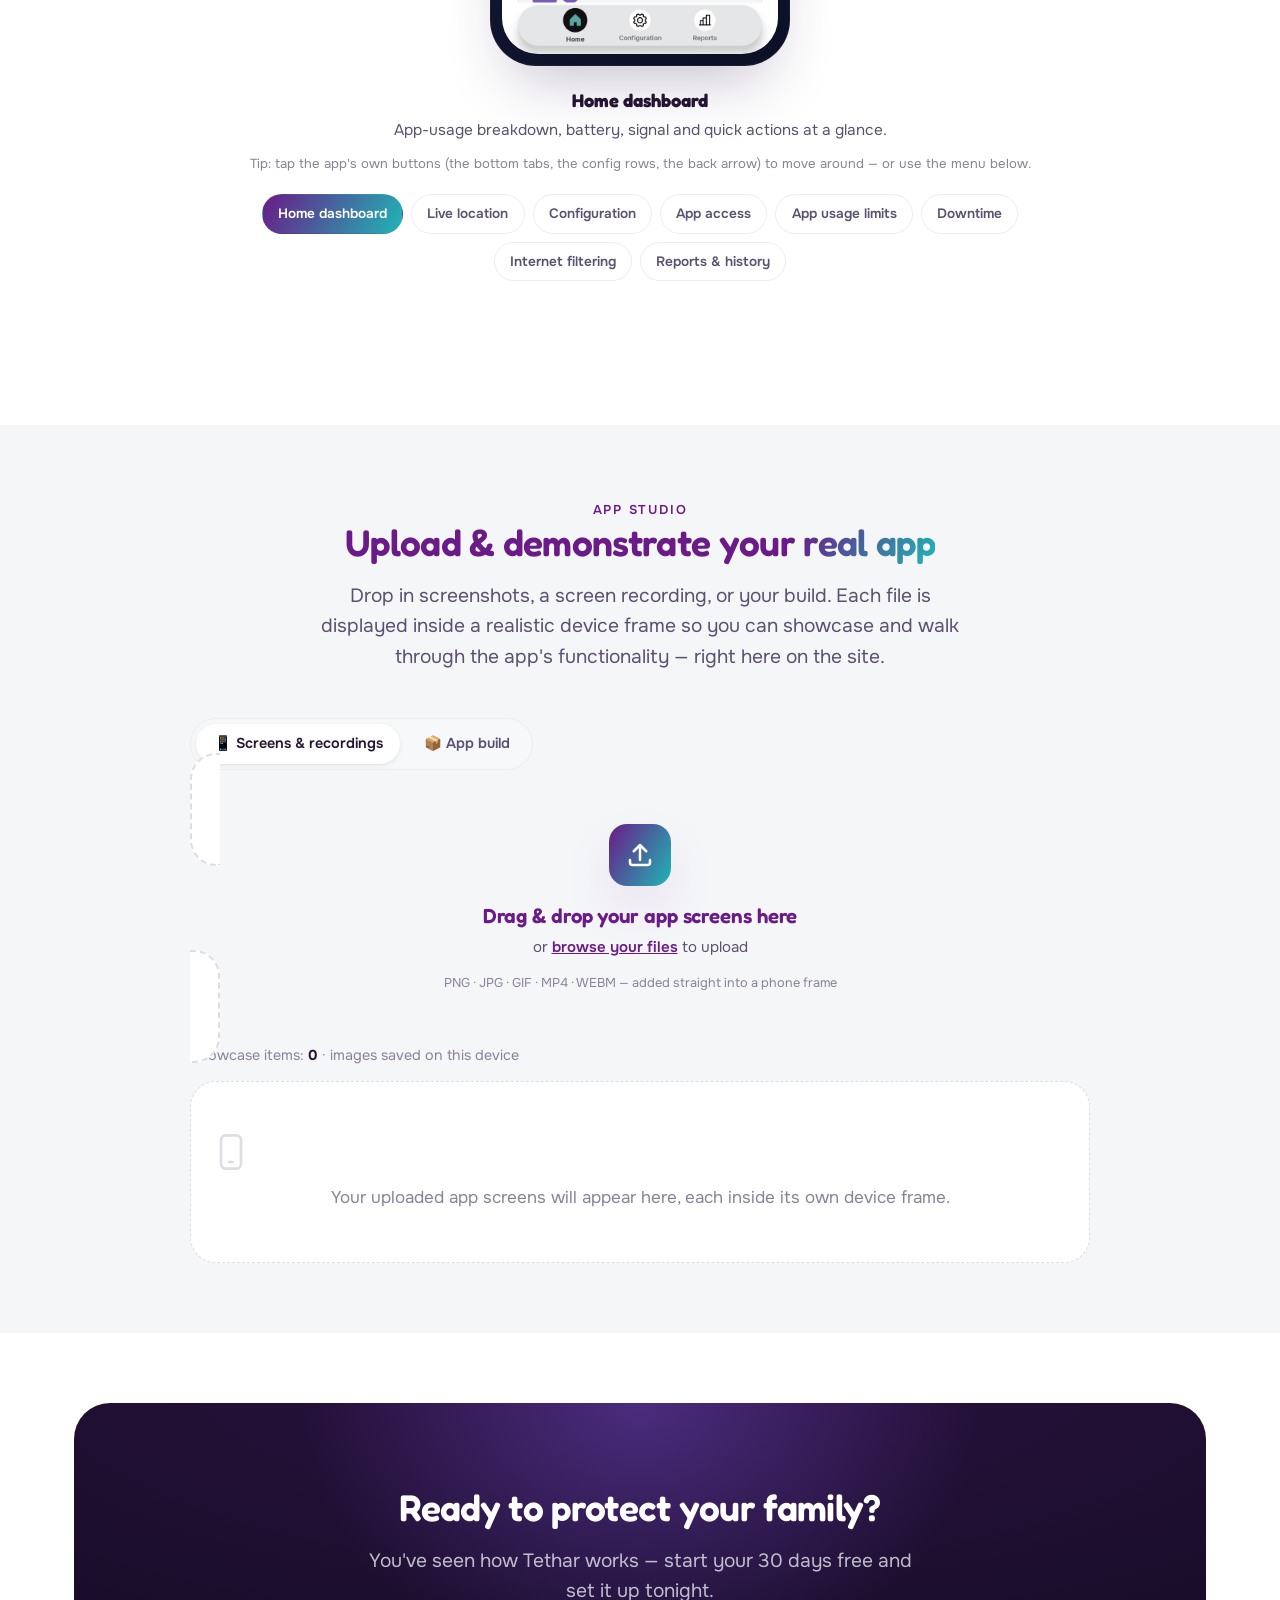
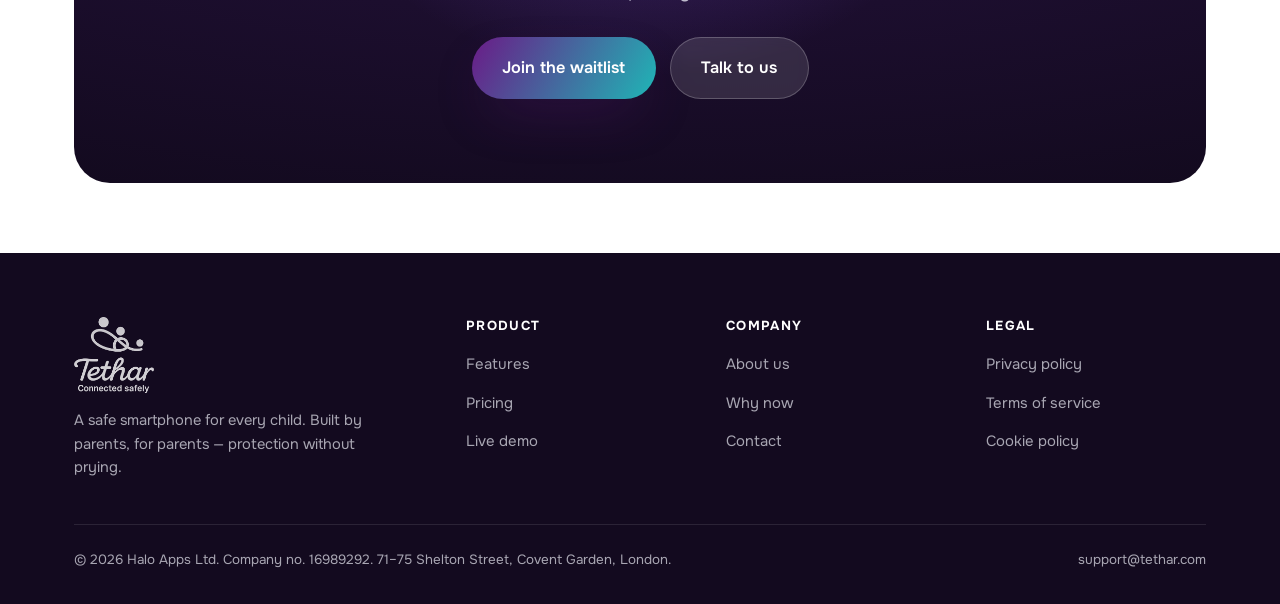
<file: demo.html>
<!DOCTYPE html>
<html lang="en-GB">
<head>
<meta charset="UTF-8">
<meta name="viewport" content="width=device-width, initial-scale=1.0">
<title>Live Demo — See the Tethar Parental Control App in Action</title>
<meta name="description" content="Try a working model of the Tethar parent dashboard, then upload your own app screenshots or recordings to demonstrate it inside a realistic device frame.">
<meta name="robots" content="index, follow, max-image-preview:large">
<meta name="author" content="Halo Apps Ltd">
<link rel="canonical" href="https://www.tethar.com/demo.html">
<meta name="theme-color" content="#6A1B87">
<meta property="og:type" content="website">
<meta property="og:site_name" content="Tethar">
<meta property="og:locale" content="en_GB">
<meta property="og:url" content="https://www.tethar.com/demo.html">
<meta property="og:title" content="Live Demo — See the Tethar Parental Control App in Action">
<meta property="og:description" content="Play with a working model of the parent dashboard — flip the boundaries, approve apps and see it respond.">
<meta property="og:image" content="https://www.tethar.com/assets/img/og-image.png">
<meta property="og:image:width" content="1200">
<meta property="og:image:height" content="630">
<meta property="og:image:alt" content="Tethar — Connected safely">
<meta name="twitter:card" content="summary_large_image">
<meta name="twitter:title" content="Live Demo — See the Tethar Parental Control App in Action">
<meta name="twitter:description" content="Play with a working model of the parent dashboard — flip the boundaries, approve apps and see it respond.">
<meta name="twitter:image" content="https://www.tethar.com/assets/img/og-image.png">
<link rel="stylesheet" href="assets/css/fonts.css?v=1">
<link rel="stylesheet" href="assets/css/styles.css?v=18">
<link rel="stylesheet" href="assets/css/demo.css?v=6">
<link rel="apple-touch-icon" href="/assets/img/apple-touch-icon.png">
<link rel="manifest" href="/site.webmanifest">
<link rel="icon" href="data:image/svg+xml,%3Csvg xmlns='http://www.w3.org/2000/svg' viewBox='0 0 48 48'%3E%3Cg fill='none' stroke='%2320b5b6' stroke-width='3'%3E%3Cellipse cx='18' cy='30' rx='11' ry='7' transform='rotate(-18 18 30)'/%3E%3Cellipse cx='29' cy='29' rx='7' ry='5.5' transform='rotate(20 29 29)'/%3E%3C/g%3E%3Cg fill='%2320b5b6'%3E%3Ccircle cx='16' cy='12' r='5.2'/%3E%3Ccircle cx='29' cy='16' r='3.7'/%3E%3Ccircle cx='38' cy='24' r='2.6'/%3E%3C/g%3E%3C/svg%3E">
<script type="application/ld+json">
{"@context":"https://schema.org","@type":"WebPage","name":"Tethar Live Demo & App Studio","url":"https://www.tethar.com/demo.html","description":"Interactive demo of the Tethar parent dashboard, plus an upload studio to showcase the app inside a device frame.","publisher":{"@type":"Organization","name":"Tethar","legalName":"Halo Apps Ltd","url":"https://www.tethar.com/","logo":"https://www.tethar.com/assets/img/tethar-logo-full.png"}}
</script>
</head>
<body>

<!-- ============ NAV ============ -->
<header class="nav" id="nav">
  <div class="nav-inner">
    <a href="index.html" class="brand">
      <img src="assets/img/tethar-logo-h.png" alt="Tethar — Connected safely" class="brand-logo" width="847" height="226">
    </a>
    <nav class="nav-links" id="navLinks">
      <a href="index.html">Home</a>
      <a href="why-now.html">Why now</a>
      <a href="about.html">About</a>
    </nav>
    <div class="nav-cta">
      <a href="index.html#waitlist" class="btn btn-primary">Join the waitlist</a>
      <button class="nav-toggle" id="navToggle" aria-label="Menu"><svg viewBox="0 0 24 24" fill="none" stroke="currentColor" stroke-width="2" stroke-linecap="round"><path d="M4 7h16M4 12h16M4 17h16"/></svg></button>
    </div>
  </div>
</header>

<main>
<!-- ============ PAGE HERO ============ -->
<section class="page-hero">
  <div class="container">
    <span class="eyebrow reveal">Live demo &amp; app studio</span>
    <h1 class="reveal">See Tethar <span class="text-grad">in action</span></h1>
    <p class="lead reveal">Tethar is two paired apps — a <b>parent app</b> you configure from, and a <b>child app</b> that runs safely on their device. Below is a working model of the <b>parent app</b>: flip the boundaries, approve apps, see the numbers respond. Then use the studio further down to upload your own screenshots, recordings or build and demonstrate either app inside a device frame.</p>
  </div>
</section>

<!-- ============ INTERACTIVE DEMO ============ -->
<section class="section" style="padding-top:20px">
  <div class="container demo-wrap">

    <!-- Interactive phone -->
    <div class="demo-phone reveal">
      <div class="phone">
        <div class="phone-screen">
          <div class="demo-screen-app">
            <div class="d-head">
              <div class="who">
                <div class="app-avatar">EM</div>
                <div><small>Child device</small><strong>Emily's phone</strong></div>
              </div>
              <div class="app-shield"><svg viewBox="0 0 24 24" fill="none" stroke="currentColor" stroke-width="2" stroke-linecap="round" stroke-linejoin="round"><path d="M12 3 5 6v5c0 4 2.7 7.4 7 8.7 4.3-1.3 7-4.7 7-8.7V6z"/><path d="m9 12 2 2 4-4"/></svg></div>
            </div>

            <!-- View: Dashboard -->
            <div class="d-view active" data-view="dash">
              <div class="d-ring">
                <svg viewBox="0 0 120 120">
                  <circle cx="60" cy="60" r="50" fill="none" stroke="rgba(255,255,255,.1)" stroke-width="10"/>
                  <circle id="ringArc" cx="60" cy="60" r="50" fill="none" stroke="url(#rg)" stroke-width="10" stroke-linecap="round" stroke-dasharray="314" stroke-dashoffset="120" transform="rotate(-90 60 60)"/>
                  <defs><linearGradient id="rg" x1="0" y1="0" x2="1" y2="1"><stop offset="0" stop-color="#20b5b6"/><stop offset="1" stop-color="#9d5bb8"/></linearGradient></defs>
                  <text id="ringTxt" class="rtxt" x="60" y="58" text-anchor="middle">2h 14m</text>
                  <text class="rsub" x="60" y="72" text-anchor="middle">OF 3H LIMIT TODAY</text>
                </svg>
              </div>
              <div class="d-card">
                <div class="label">Protection status</div>
                <div class="big" id="protCount" style="font-size:1.2rem;color:var(--mint-400)">3 of 4 active</div>
              </div>
              <div class="d-card">
                <div class="label" style="margin-bottom:6px">Quick settings</div>
                <div class="d-toggle" data-prot>
                  <span class="ic" style="background:rgba(56,189,248,.16);color:var(--sky-400)"><svg viewBox="0 0 24 24" fill="none" stroke="currentColor" stroke-width="2"><circle cx="12" cy="12" r="9"/><path d="M2 12h20M12 3a15 15 0 0 1 0 18M12 3a15 15 0 0 0 0 18"/></svg></span>
                  <div class="tx"><b>Web filtering</b><small>Adult &amp; unsafe kept out</small></div>
                  <span class="sw on" data-toggle></span>
                </div>
                <div class="d-toggle" data-prot>
                  <span class="ic" style="background:rgba(52,211,153,.16);color:var(--mint-400)"><svg viewBox="0 0 24 24" fill="none" stroke="currentColor" stroke-width="2"><path d="M12 21s-7-4.4-7-10a7 7 0 0 1 14 0c0 5.6-7 10-7 10Z"/><circle cx="12" cy="11" r="2.4"/></svg></span>
                  <div class="tx"><b>Location</b><small>Live · at school</small></div>
                  <span class="sw on" data-toggle></span>
                </div>
                <div class="d-toggle" data-prot>
                  <span class="ic" style="background:rgba(129,140,248,.16);color:var(--indigo-400)"><svg viewBox="0 0 24 24" fill="none" stroke="currentColor" stroke-width="2"><circle cx="12" cy="12" r="9"/><path d="M12 7v5l3 2"/></svg></span>
                  <div class="tx"><b>Bedtime wind-down</b><small>From 8:30 PM</small></div>
                  <span class="sw on" data-toggle></span>
                </div>
                <div class="d-toggle" data-prot>
                  <span class="ic" style="background:rgba(251,113,133,.16);color:var(--coral-500)"><svg viewBox="0 0 24 24" fill="none" stroke="currentColor" stroke-width="2"><rect x="4" y="3" width="16" height="18" rx="3"/><path d="M9 8h6M9 12h6"/></svg></span>
                  <div class="tx"><b>App lock</b><small>Only approved apps</small></div>
                  <span class="sw" data-toggle></span>
                </div>
              </div>
            </div>

            <!-- View: Apps -->
            <div class="d-view" data-view="apps">
              <div class="d-card">
                <div class="label" style="margin-bottom:4px">Installed apps</div>
                <div class="d-app-row"><span class="d-app-ic" style="background:#25D366">💬</span><span class="nm">Messages</span><span class="mini ok">Allowed</span></div>
                <div class="d-app-row"><span class="d-app-ic" style="background:#1DB954">🎵</span><span class="nm">Music</span><span class="mini ok">Allowed</span></div>
                <div class="d-app-row"><span class="d-app-ic" style="background:#4285F4">📚</span><span class="nm">Homework Hub</span><span class="mini ok">Allowed</span></div>
                <div class="d-app-row"><span class="d-app-ic" style="background:#FF0000">▶️</span><span class="nm">VideoStream</span><span class="mini blk">Off-limits</span></div>
              </div>
              <div class="d-card" id="reqCard">
                <div class="label" style="margin-bottom:6px">Approval requests</div>
                <div class="d-app-row" id="reqRow"><span class="d-app-ic" style="background:#000">🎮</span><span class="nm">PixelQuest</span><span class="mini req" id="reqBtn">Approve →</span></div>
                <div class="label" id="reqEmpty" style="display:none;padding:6px 0;color:var(--mint-400)">✓ All caught up — no pending requests</div>
              </div>
            </div>

            <!-- View: Location -->
            <div class="d-view" data-view="loc">
              <div class="d-card" style="padding:8px">
                <div class="d-map">
                  <div class="grid-lines"></div>
                  <div class="zone"></div>
                  <div class="pin"><svg viewBox="0 0 24 24" fill="currentColor"><path d="M12 2a7 7 0 0 0-7 7c0 5 7 13 7 13s7-8 7-13a7 7 0 0 0-7-7Z"/><circle cx="12" cy="9" r="2.5" fill="#fff"/></svg></div>
                </div>
              </div>
              <div class="d-card">
                <div class="row" style="display:flex;justify-content:space-between"><span class="label">Current location</span><span class="mini ok">Safe zone</span></div>
                <div class="big" style="font-size:1.05rem;margin-top:4px">Oakwood Primary School</div>
                <small style="color:rgba(255,255,255,.5);font-size:.7rem">Arrived 8:42 AM · geofence active</small>
              </div>
              <div class="d-card">
                <div class="label">Recent alerts</div>
                <div style="font-size:.74rem;margin-top:6px;color:rgba(255,255,255,.8)">🟢 Arrived at school · 8:42 AM<br>🟡 Left home · 8:15 AM</div>
              </div>
            </div>

            <!-- Tab bar -->
            <div class="d-tabs">
              <button class="d-tab active" data-tab="dash"><span class="tabic"><svg viewBox="0 0 24 24" fill="none" stroke="currentColor" stroke-width="2"><rect x="3" y="3" width="7" height="9" rx="1.5"/><rect x="14" y="3" width="7" height="5" rx="1.5"/><rect x="14" y="12" width="7" height="9" rx="1.5"/><rect x="3" y="16" width="7" height="5" rx="1.5"/></svg></span>Home</button>
              <button class="d-tab" data-tab="apps"><span class="tabic"><svg viewBox="0 0 24 24" fill="none" stroke="currentColor" stroke-width="2"><rect x="4" y="3" width="16" height="18" rx="3"/><path d="M9 8h6M9 12h6"/></svg></span>Apps</button>
              <button class="d-tab" data-tab="loc"><span class="tabic"><svg viewBox="0 0 24 24" fill="none" stroke="currentColor" stroke-width="2"><path d="M12 21s-7-4.4-7-10a7 7 0 0 1 14 0c0 5.6-7 10-7 10Z"/><circle cx="12" cy="11" r="2.4"/></svg></span>Map</button>
            </div>
          </div>
        </div>
      </div>
    </div>

    <!-- Explanation panel -->
    <div class="demo-panel reveal">
      <div class="demo-note">
        <svg viewBox="0 0 24 24" fill="none" stroke="currentColor" stroke-width="2" stroke-linecap="round" stroke-linejoin="round"><circle cx="12" cy="12" r="9"/><path d="M12 8h.01M11 12h1v4h1"/></svg>
        <p><b>This is a working preview.</b> Tap the tabs at the bottom of the phone, flip the protection switches and approve the pending app request — the dashboard reacts just like the real product.</p>
      </div>

      <h2>What you're looking at</h2>
      <p class="lead" style="margin-top:12px">The Tethar parent app puts every setting one tap away. Here's what each area of the demo does:</p>

      <div class="grid features-grid features-grid--2 mt-m">
        <div class="card">
          <div class="card-ic i-1" style="background:var(--grad-brand-soft)"><svg viewBox="0 0 24 24" fill="none" stroke="currentColor" stroke-width="1.8"><rect x="3" y="3" width="7" height="9" rx="1.5"/><rect x="14" y="3" width="7" height="5" rx="1.5"/><rect x="14" y="12" width="7" height="9" rx="1.5"/><rect x="3" y="16" width="7" height="5" rx="1.5"/></svg></div>
          <h3>Home dashboard</h3>
          <p>Screen-time ring, live protection status and quick toggles. Flip a switch and see the status counter update.</p>
        </div>
        <div class="card">
          <div class="card-ic"><svg viewBox="0 0 24 24" fill="none" stroke="currentColor" stroke-width="1.8"><rect x="4" y="3" width="16" height="18" rx="3"/><path d="M9 8h6M9 12h6"/></svg></div>
          <h3>App access</h3>
          <p>See what's allowed or off‑limits, and approve a pending request to add it straight to the allowed list.</p>
        </div>
        <div class="card">
          <div class="card-ic"><svg viewBox="0 0 24 24" fill="none" stroke="currentColor" stroke-width="1.8"><path d="M12 21s-7-4.4-7-10a7 7 0 0 1 14 0c0 5.6-7 10-7 10Z"/><circle cx="12" cy="11" r="2.4"/></svg></div>
          <h3>Location &amp; geofence</h3>
          <p>A live map view with a safe-zone geofence and the timeline of arrival and departure alerts.</p>
        </div>
        <div class="card">
          <div class="card-ic"><svg viewBox="0 0 24 24" fill="none" stroke="currentColor" stroke-width="1.8"><path d="M12 3 5 6v5c0 4 2.7 7.4 7 8.7 4.3-1.3 7-4.7 7-8.7V6z"/><path d="m9 12 2 2 4-4"/></svg></div>
          <h3>Always reassuring</h3>
          <p>Everything stays calm and glanceable — no alarms, just the signal you need, when you need it.</p>
        </div>
      </div>
    </div>
  </div>
</section>

<!-- ============ APP VIDEO ============ -->
<section class="section" id="app-video" style="background:var(--bg-soft)">
  <div class="container">
    <div class="section-head reveal">
      <span class="eyebrow">See it in action</span>
      <h2>The real Tethar app, <span class="text-grad">in motion</span></h2>
      <p class="lead">A screen recording of the actual parent app — real scrolling, real settings, the genuine product from home dashboard to configuration and reports.</p>
    </div>
    <div class="video-stage reveal">
      <div class="phone">
        <div class="phone-screen video-screen">
          <video src="assets/video/app-demo.mp4" poster="assets/img/app-demo-poster.jpg" autoplay muted loop playsinline preload="metadata"></video>
        </div>
      </div>
    </div>
    <p class="disclaimer reveal" style="margin-top:30px">Recorded from the live app. A child's name and photo are demo placeholders and the account number is blurred for privacy.</p>
  </div>
</section>

<!-- ============ REAL APP SCREENS ============ -->
<section class="section" id="app-screens">
  <div class="container">
    <div class="section-head reveal">
      <span class="eyebrow">The real app</span>
      <h2>Take a tour of the <span class="text-grad">real app</span></h2>
      <p class="lead">Tap through actual screens from the current Tethar parent app — use the arrows, the screen menu, or the app's own buttons to explore.</p>
    </div>
    <div class="tour reveal">
      <div class="tour-stage">
        <button class="tour-arrow" id="tourPrev" aria-label="Previous screen"><svg viewBox="0 0 24 24" fill="none" stroke="currentColor" stroke-width="2" stroke-linecap="round" stroke-linejoin="round"><path d="m15 18-6-6 6-6"/></svg></button>
        <div class="phone">
          <div class="phone-screen tour-screen">
            <img id="tourImg" src="assets/img/app-home.jpg" alt="Tethar parent app screen">
            <div class="tour-hotspots" id="tourHotspots"></div>
          </div>
        </div>
        <button class="tour-arrow" id="tourNext" aria-label="Next screen"><svg viewBox="0 0 24 24" fill="none" stroke="currentColor" stroke-width="2" stroke-linecap="round" stroke-linejoin="round"><path d="m9 18 6-6-6-6"/></svg></button>
      </div>
      <div class="tour-caption"><b id="tourTitle">Home dashboard</b><span id="tourDesc">App-usage breakdown, battery, signal and quick actions at a glance.</span></div>
      <p class="tour-hint">Tip: tap the app's own buttons (the bottom tabs, the config rows, the back arrow) to move around — or use the menu below.</p>
      <div class="tour-chips" id="tourChips"></div>
    </div>
    <p class="disclaimer reveal" style="margin-top:30px">Genuine screenshots from the current Tethar parent-app build. A child's name and photo have been replaced with demo placeholders for privacy.</p>
  </div>
</section>

<!-- ============ UPLOAD STUDIO ============ -->
<section class="section" id="studio" style="background:var(--bg-soft)">
  <div class="container">
    <div class="section-head reveal">
      <span class="eyebrow">App studio</span>
      <h2>Upload &amp; demonstrate your <span class="text-grad">real app</span></h2>
      <p class="lead">Drop in screenshots, a screen recording, or your build. Each file is displayed inside a realistic device frame so you can showcase and walk through the app's functionality — right here on the site.</p>
    </div>

    <div class="reveal" style="max-width:900px;margin-inline:auto">
      <div class="demo-tablist" role="tablist">
        <button class="active" data-studio="media">📱 Screens &amp; recordings</button>
        <button data-studio="build">📦 App build</button>
      </div>

      <!-- Media uploader -->
      <div data-studio-panel="media">
        <label class="dropzone" id="dropzone">
          <input type="file" id="fileInput" accept="image/*,video/*" multiple>
          <div class="dz-ic"><svg viewBox="0 0 24 24" fill="none" stroke="currentColor" stroke-width="2" stroke-linecap="round" stroke-linejoin="round"><path d="M12 16V4M7 9l5-5 5 5"/><path d="M4 16v2a2 2 0 0 0 2 2h12a2 2 0 0 0 2-2v-2"/></svg></div>
          <h3>Drag &amp; drop your app screens here</h3>
          <p>or <span style="color:var(--indigo-600);font-weight:600;text-decoration:underline">browse your files</span> to upload</p>
          <div class="types">PNG · JPG · GIF · MP4 · WEBM — added straight into a phone frame</div>
        </label>

        <div class="uploader-actions">
          <span class="count">Showcase items: <b id="itemCount">0</b> <span style="color:var(--text-muted)">· images saved on this device</span></span>
          <button class="btn btn-ghost" id="clearAll" style="display:none">Clear all</button>
        </div>

        <div class="showcase-gallery" id="gallery"></div>
        <div class="empty-state" id="emptyState">
          <svg viewBox="0 0 24 24" fill="none" stroke="currentColor" stroke-width="1.6" stroke-linecap="round" stroke-linejoin="round"><rect x="6" y="2" width="12" height="20" rx="3"/><path d="M11 18h2"/></svg>
          <p>Your uploaded app screens will appear here, each inside its own device frame.</p>
        </div>
      </div>

      <!-- Build uploader -->
      <div data-studio-panel="build" style="display:none">
        <label class="dropzone" id="buildzone">
          <input type="file" id="buildInput" accept=".apk,.aab,.zip">
          <div class="dz-ic"><svg viewBox="0 0 24 24" fill="none" stroke="currentColor" stroke-width="2" stroke-linecap="round" stroke-linejoin="round"><path d="M21 8 12 3 3 8v8l9 5 9-5V8Z"/><path d="M3 8l9 5 9-5M12 13v8"/></svg></div>
          <h3>Upload your app build</h3>
          <p>Attach a <b>.apk</b>, <b>.aab</b> or zipped build to catalogue this release for your team</p>
          <div class="types">Stored as a local reference on this device — nothing is sent to a server</div>
        </label>
        <div id="buildList" style="margin-top:24px"></div>
        <div class="demo-note" style="margin-top:22px">
          <svg viewBox="0 0 24 24" fill="none" stroke="currentColor" stroke-width="2" stroke-linecap="round" stroke-linejoin="round"><circle cx="12" cy="12" r="9"/><path d="M12 8h.01M11 12h1v4h1"/></svg>
          <p><b>Want a tappable, installable demo?</b> This static showcase catalogues your build locally. To let visitors run the app live in-browser, host an emulator stream (e.g. Appetize.io) and we can embed it here — <a href="contact.html" style="color:var(--indigo-600);font-weight:600">get in touch</a> and we'll wire it up.</p>
        </div>
      </div>
    </div>
  </div>
</section>

<!-- ============ CTA ============ -->
<section class="section">
  <div class="container">
    <div class="cta-band reveal">
      <h2>Ready to protect your family?</h2>
      <p class="lead">You've seen how Tethar works — start your 30 days free and set it up tonight.</p>
      <div class="cta-actions">
        <a href="index.html#waitlist" class="btn btn-primary btn-lg">Join the waitlist</a>
        <a href="contact.html" class="btn btn-light btn-lg">Talk to us</a>
      </div>
    </div>
  </div>
</section>
</main>

<!-- Lightbox -->
<div class="lightbox" id="lightbox">
  <button class="lb-close" id="lbClose" aria-label="Close"><svg viewBox="0 0 24 24" fill="none" stroke="currentColor" stroke-width="2" stroke-linecap="round"><path d="M6 6l12 12M18 6 6 18"/></svg></button>
  <div class="lb-inner"><div class="phone"><div class="phone-screen" id="lbBody"></div></div></div>
</div>

<!-- ============ FOOTER ============ -->
<footer class="footer">
  <div class="container">
    <div class="footer-grid">
      <div class="footer-about">
        <a href="index.html" class="brand"><img src="assets/img/tethar-logo-full.png" alt="Tethar — Connected safely" class="brand-logo brand-logo--footer" width="620" height="587"></a>
        <p>A safe smartphone for every child. Built by parents, for parents — protection without prying.</p>
      </div>
      <div class="footer-col"><h4>Product</h4><ul><li><a href="index.html#features">Features</a></li><li><a href="pricing.html">Pricing</a></li><li><a href="demo.html">Live demo</a></li></ul></div>
      <div class="footer-col"><h4>Company</h4><ul><li><a href="about.html">About us</a></li><li><a href="why-now.html">Why now</a></li><li><a href="contact.html">Contact</a></li></ul></div>
      <div class="footer-col"><h4>Legal</h4><ul><li><a href="privacy.html">Privacy policy</a></li><li><a href="terms.html">Terms of service</a></li><li><a href="cookies.html">Cookie policy</a></li></ul></div>
    </div>
    <div class="footer-bottom">
      <span>© 2026 Halo Apps Ltd. Company no. 16989292. 71–75 Shelton Street, Covent Garden, London.</span>
      <span>support@tethar.com</span>
    </div>
  </div>
</footer>

<script src="assets/js/main.js?v=5"></script>
<script src="assets/js/demo.js?v=5"></script>
<script src="assets/js/consent.js" defer></script>
</body>
</html>
</file>
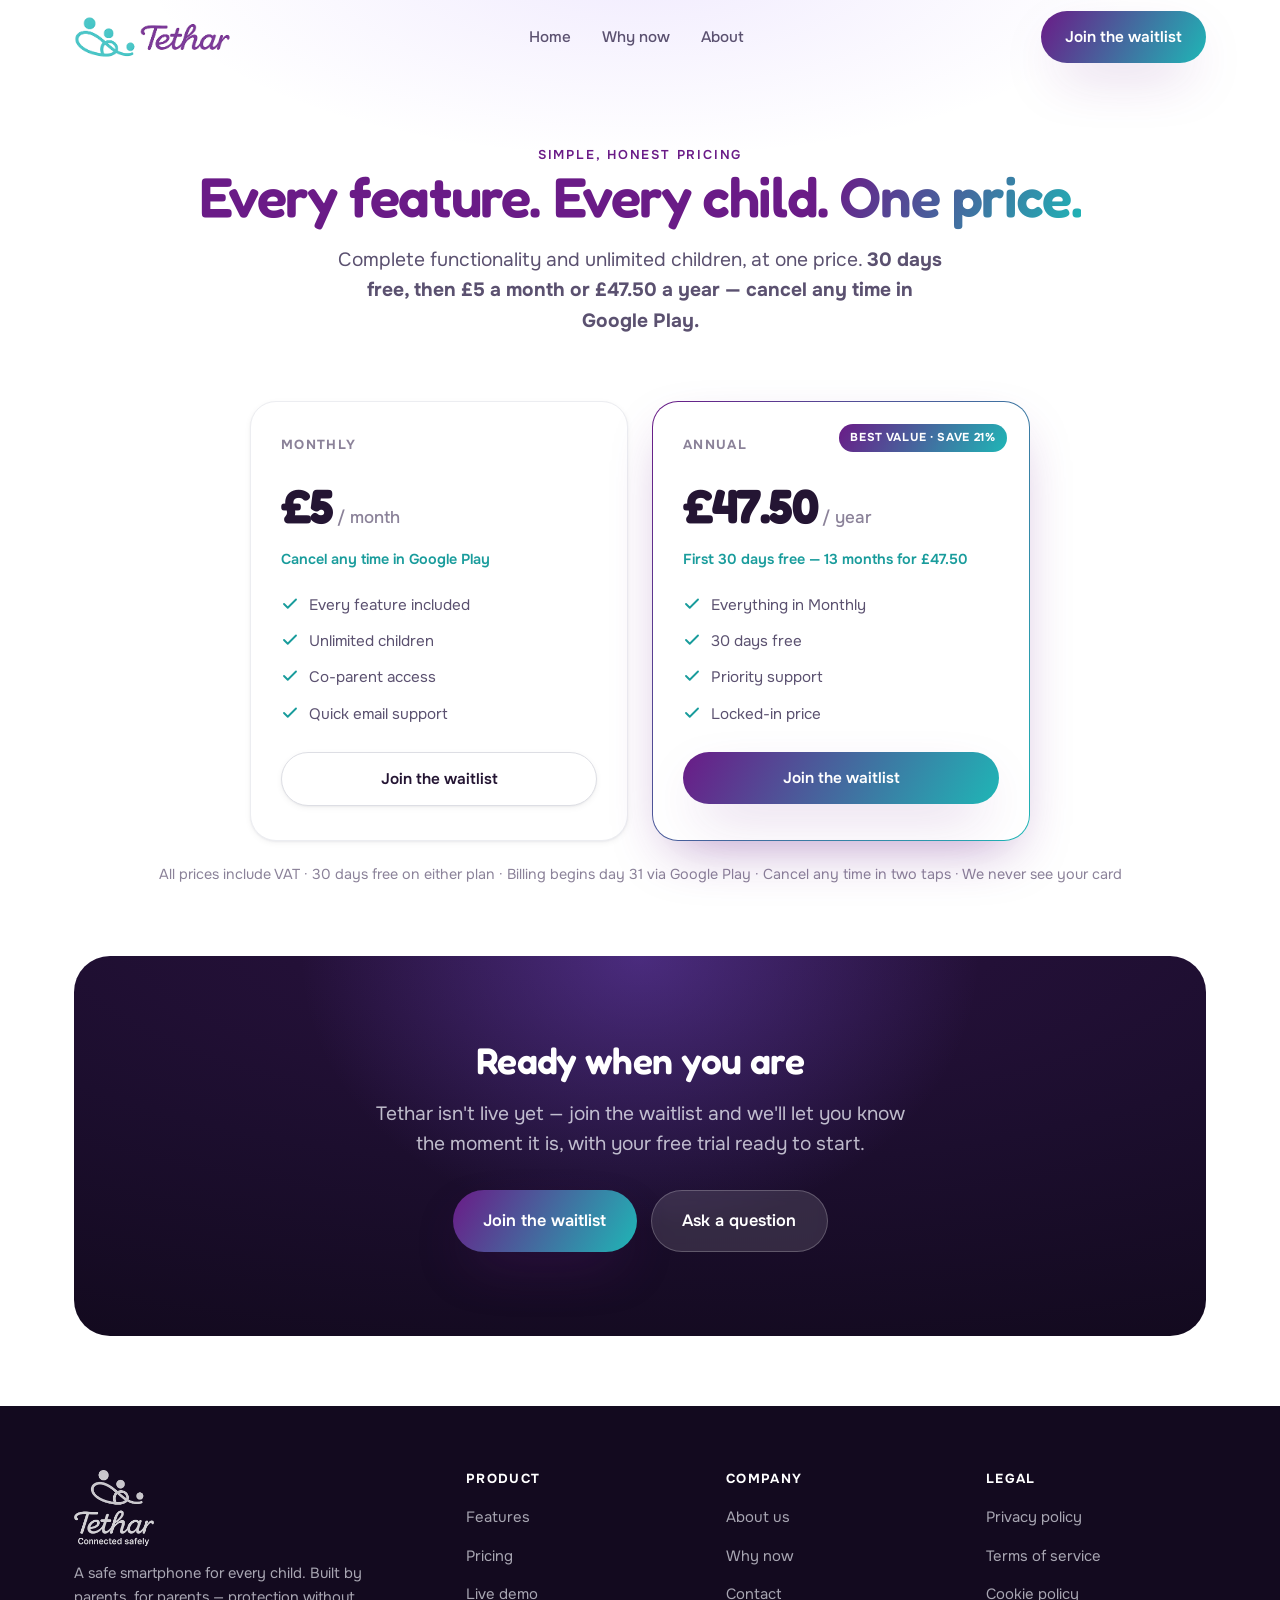
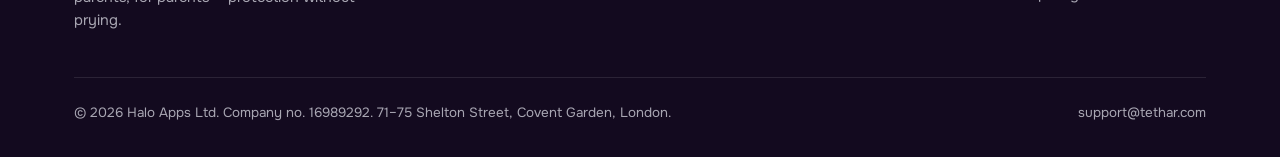
<file: pricing.html>
<!DOCTYPE html>
<html lang="en-GB">
<head>
<meta charset="UTF-8">
<meta name="viewport" content="width=device-width, initial-scale=1.0">
<title>Pricing — Tethar | £5/month or £47.50/year, 30 Days Free</title>
<meta name="description" content="One plan, every feature, unlimited children. 30 days free, then £5 a month or £47.50 a year — cancel any time in Google Play.">
<meta name="robots" content="index, follow, max-image-preview:large">
<meta name="author" content="Halo Apps Ltd">
<link rel="canonical" href="https://www.tethar.com/pricing.html">
<meta name="theme-color" content="#6A1B87">
<meta property="og:type" content="website">
<meta property="og:site_name" content="Tethar">
<meta property="og:locale" content="en_GB">
<meta property="og:url" content="https://www.tethar.com/pricing.html">
<meta property="og:title" content="Tethar Pricing — Every Feature. Every Child. One Price.">
<meta property="og:description" content="30 days free, then £5 a month or £47.50 a year — cancel any time in Google Play. Unlimited children on every plan.">
<meta property="og:image" content="https://www.tethar.com/assets/img/og-image.png">
<meta property="og:image:width" content="1200">
<meta property="og:image:height" content="630">
<meta property="og:image:alt" content="Tethar — Connected safely">
<meta name="twitter:card" content="summary_large_image">
<meta name="twitter:title" content="Tethar Pricing — Every Feature. Every Child. One Price.">
<meta name="twitter:description" content="30 days free, then £5 a month or £47.50 a year — cancel any time in Google Play.">
<meta name="twitter:image" content="https://www.tethar.com/assets/img/og-image.png">
<link rel="stylesheet" href="assets/css/fonts.css?v=1">
<link rel="stylesheet" href="assets/css/styles.css?v=18">
<link rel="apple-touch-icon" href="/assets/img/apple-touch-icon.png">
<link rel="manifest" href="/site.webmanifest">
<link rel="icon" href="data:image/svg+xml,%3Csvg xmlns='http://www.w3.org/2000/svg' viewBox='0 0 48 48'%3E%3Cg fill='none' stroke='%2320b5b6' stroke-width='3'%3E%3Cellipse cx='18' cy='30' rx='11' ry='7' transform='rotate(-18 18 30)'/%3E%3Cellipse cx='29' cy='29' rx='7' ry='5.5' transform='rotate(20 29 29)'/%3E%3C/g%3E%3Cg fill='%2320b5b6'%3E%3Ccircle cx='16' cy='12' r='5.2'/%3E%3Ccircle cx='29' cy='16' r='3.7'/%3E%3Ccircle cx='38' cy='24' r='2.6'/%3E%3C/g%3E%3C/svg%3E">
<script type="application/ld+json">
{"@context":"https://schema.org","@type":"Product","name":"Tethar","description":"Android parental control app: one plan with every feature included.","brand":{"@type":"Brand","name":"Tethar"},"url":"https://www.tethar.com/pricing.html","offers":[{"@type":"Offer","name":"Monthly","price":"5.00","priceCurrency":"GBP","url":"https://www.tethar.com/pricing.html"},{"@type":"Offer","name":"Annual","price":"47.50","priceCurrency":"GBP","url":"https://www.tethar.com/pricing.html"}]}
</script>
</head>
<body>

<header class="nav" id="nav">
  <div class="nav-inner">
    <a href="index.html" class="brand"><img src="assets/img/tethar-logo-h.png" alt="Tethar — Connected safely" class="brand-logo" width="847" height="226"></a>
    <nav class="nav-links" id="navLinks">
      <a href="index.html">Home</a>
      <a href="why-now.html">Why now</a>
      <a href="about.html">About</a>
    </nav>
    <div class="nav-cta">
      <a href="index.html#waitlist" class="btn btn-primary">Join the waitlist</a>
      <button class="nav-toggle" id="navToggle" aria-label="Menu"><svg viewBox="0 0 24 24" fill="none" stroke="currentColor" stroke-width="2" stroke-linecap="round"><path d="M4 7h16M4 12h16M4 17h16"/></svg></button>
    </div>
  </div>
</header>

<main>
<section class="page-hero">
  <div class="container">
    <span class="eyebrow reveal">Simple, honest pricing</span>
    <h1 class="reveal">Every feature. Every child. <span class="text-grad">One price.</span></h1>
    <p class="lead reveal">Complete functionality and unlimited children, at one price. <strong>30 days free, then £5 a month or £47.50 a year — cancel any time in Google&nbsp;Play.</strong></p>
  </div>
</section>

<section class="section" style="padding-top:24px">
  <div class="container">
    <div class="grid pricing-grid">
      <article class="price-card reveal">
        <h3>Monthly</h3>
        <div class="price"><span class="amt">£5</span><span class="per">/ month</span></div>
        <div class="price-sub">Cancel any time in Google Play</div>
        <ul class="price-list">
          <li><svg viewBox="0 0 24 24" fill="none" stroke="currentColor" stroke-width="2.5" stroke-linecap="round" stroke-linejoin="round"><path d="M20 6 9 17l-5-5"/></svg> Every feature included</li>
          <li><svg viewBox="0 0 24 24" fill="none" stroke="currentColor" stroke-width="2.5" stroke-linecap="round" stroke-linejoin="round"><path d="M20 6 9 17l-5-5"/></svg> Unlimited children</li>
          <li><svg viewBox="0 0 24 24" fill="none" stroke="currentColor" stroke-width="2.5" stroke-linecap="round" stroke-linejoin="round"><path d="M20 6 9 17l-5-5"/></svg> Co-parent access</li>
          <li><svg viewBox="0 0 24 24" fill="none" stroke="currentColor" stroke-width="2.5" stroke-linecap="round" stroke-linejoin="round"><path d="M20 6 9 17l-5-5"/></svg> Quick email support</li>
        </ul>
        <a href="index.html#waitlist" class="btn btn-ghost btn-block">Join the waitlist</a>
      </article>
      <article class="price-card featured reveal">
        <span class="price-tag">Best value · Save 21%</span>
        <h3>Annual</h3>
        <div class="price"><span class="amt">£47.50</span><span class="per">/ year</span></div>
        <div class="price-sub">First 30 days free — 13 months for £47.50</div>
        <ul class="price-list">
          <li><svg viewBox="0 0 24 24" fill="none" stroke="currentColor" stroke-width="2.5" stroke-linecap="round" stroke-linejoin="round"><path d="M20 6 9 17l-5-5"/></svg> Everything in Monthly</li>
          <li><svg viewBox="0 0 24 24" fill="none" stroke="currentColor" stroke-width="2.5" stroke-linecap="round" stroke-linejoin="round"><path d="M20 6 9 17l-5-5"/></svg> 30 days free</li>
          <li><svg viewBox="0 0 24 24" fill="none" stroke="currentColor" stroke-width="2.5" stroke-linecap="round" stroke-linejoin="round"><path d="M20 6 9 17l-5-5"/></svg> Priority support</li>
          <li><svg viewBox="0 0 24 24" fill="none" stroke="currentColor" stroke-width="2.5" stroke-linecap="round" stroke-linejoin="round"><path d="M20 6 9 17l-5-5"/></svg> Locked-in price</li>
        </ul>
        <a href="index.html#waitlist" class="btn btn-primary btn-block">Join the waitlist</a>
      </article>
    </div>
    <p class="center mt-m" style="color:var(--text-muted);font-size:.9rem">All prices include VAT · 30 days free on either plan · Billing begins day 31 via Google Play · Cancel any time in two taps · We never see your card</p>
  </div>
</section>

<section class="section" style="padding-top:0">
  <div class="container">
    <div class="cta-band reveal">
      <h2>Ready when you are</h2>
      <p class="lead">Tethar isn't live yet — join the waitlist and we'll let you know the moment it is, with your free trial ready to start.</p>
      <div class="cta-actions">
        <a href="index.html#waitlist" class="btn btn-primary btn-lg">Join the waitlist</a>
        <a href="contact.html" class="btn btn-light btn-lg">Ask a question</a>
      </div>
    </div>
  </div>
</section>
</main>

<footer class="footer">
  <div class="container">
    <div class="footer-grid">
      <div class="footer-about">
        <a href="index.html" class="brand"><img src="assets/img/tethar-logo-full.png" alt="Tethar — Connected safely" class="brand-logo brand-logo--footer" width="620" height="587"></a>
        <p>A safe smartphone for every child. Built by parents, for parents — protection without prying.</p>
      </div>
      <div class="footer-col"><h4>Product</h4><ul><li><a href="index.html#features">Features</a></li><li><a href="pricing.html">Pricing</a></li><li><a href="demo.html">Live demo</a></li></ul></div>
      <div class="footer-col"><h4>Company</h4><ul><li><a href="about.html">About us</a></li><li><a href="why-now.html">Why now</a></li><li><a href="contact.html">Contact</a></li></ul></div>
      <div class="footer-col"><h4>Legal</h4><ul><li><a href="privacy.html">Privacy policy</a></li><li><a href="terms.html">Terms of service</a></li><li><a href="cookies.html">Cookie policy</a></li></ul></div>
    </div>
    <div class="footer-bottom">
      <span>© 2026 Halo Apps Ltd. Company no. 16989292. 71–75 Shelton Street, Covent Garden, London.</span>
      <span>support@tethar.com</span>
    </div>
  </div>
</footer>

<script src="assets/js/main.js"></script>
<script src="assets/js/consent.js" defer></script>
</body>
</html>
</file>
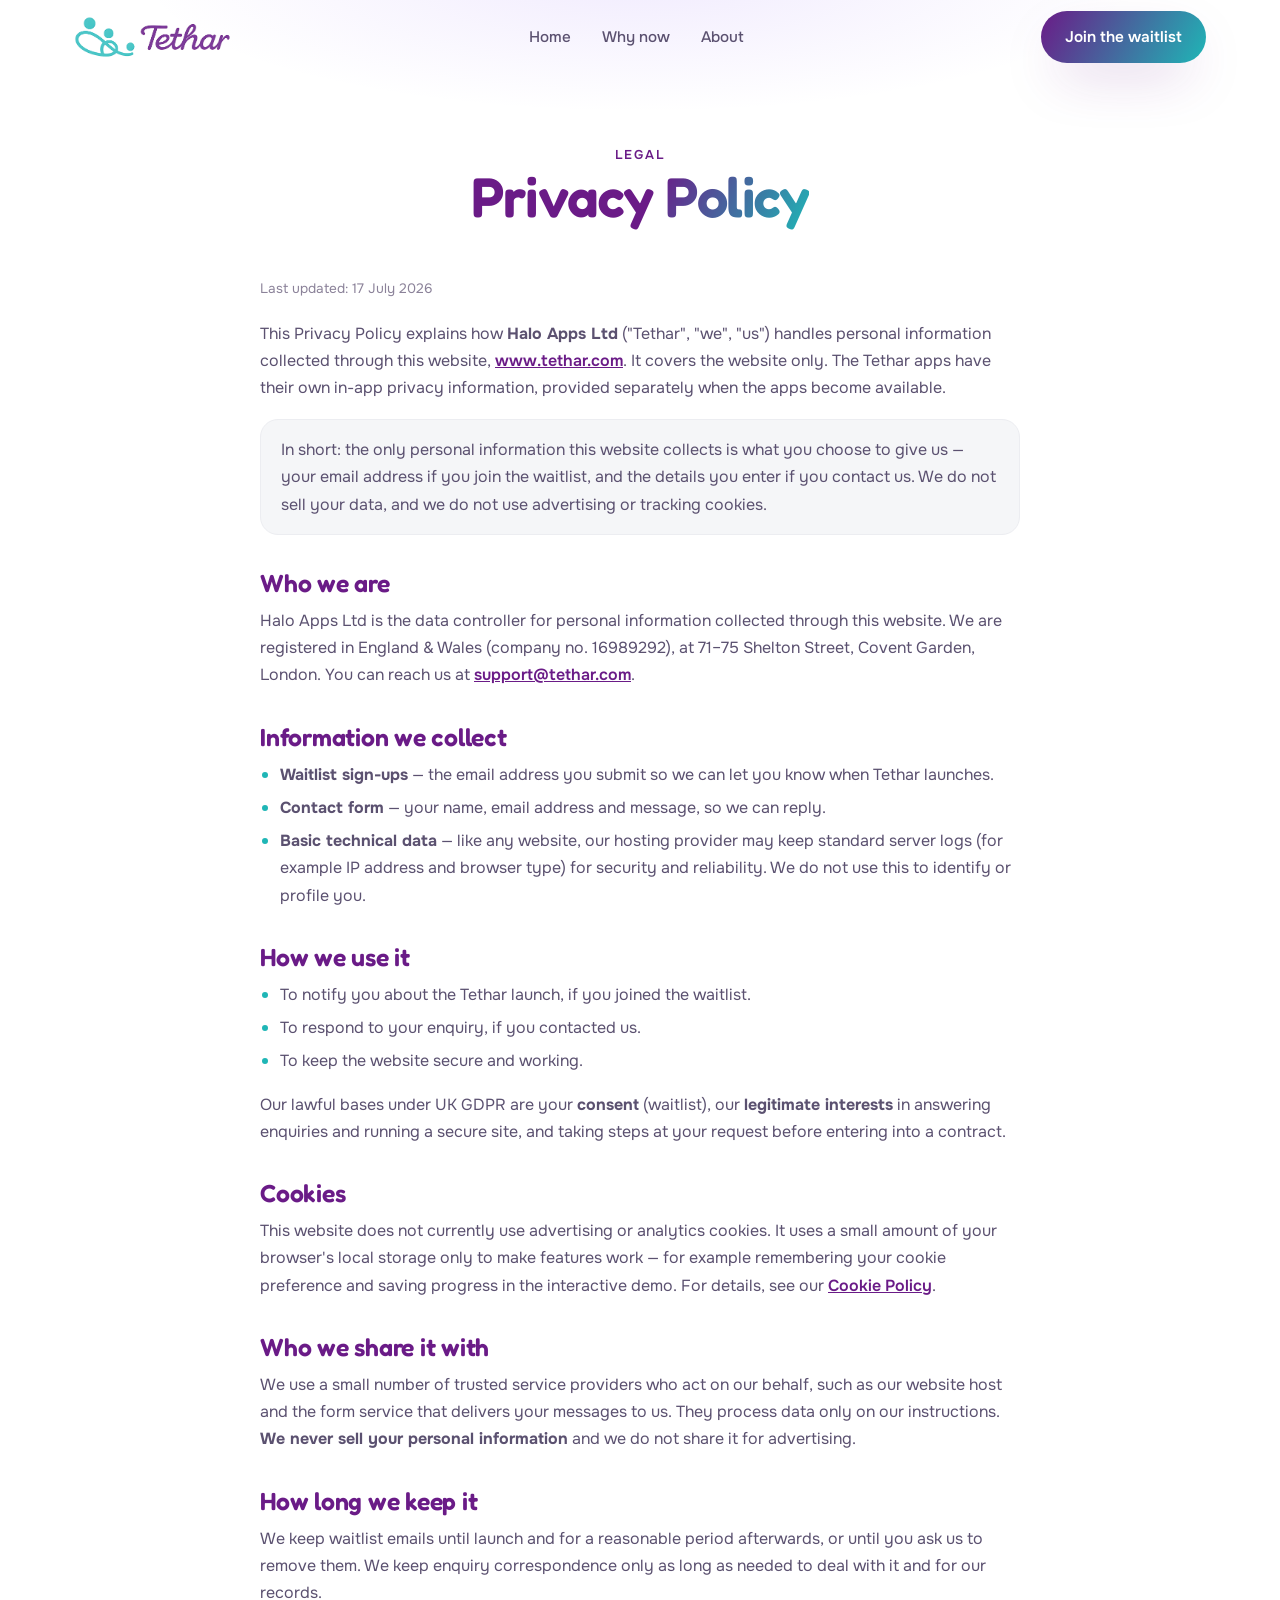
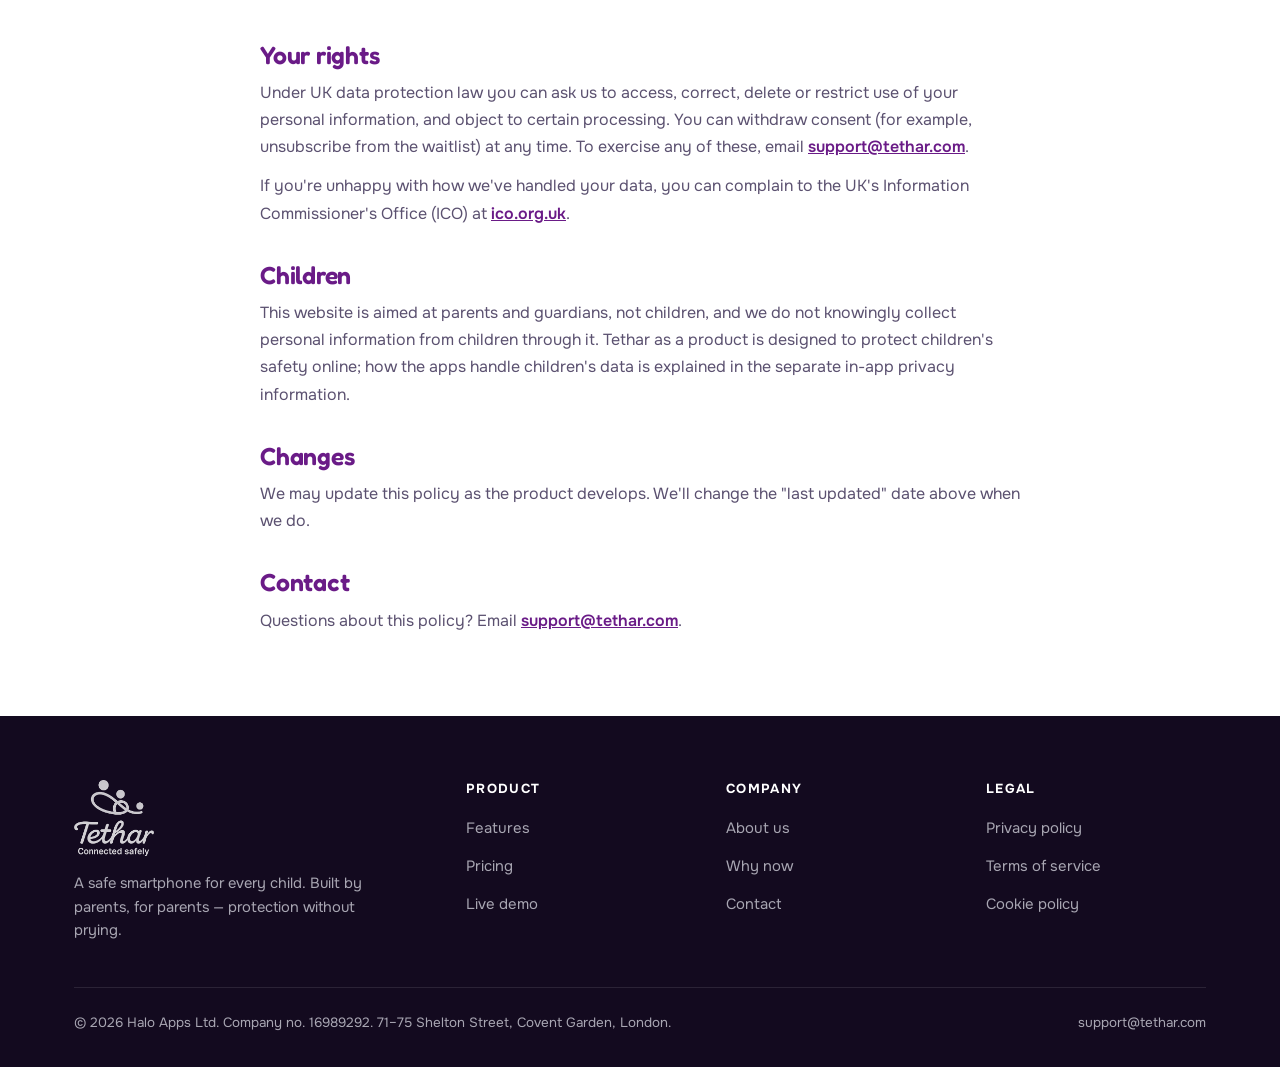
<file: privacy.html>
<!DOCTYPE html>
<html lang="en-GB">
<head>
<meta charset="UTF-8">
<meta name="viewport" content="width=device-width, initial-scale=1.0">
<title>Privacy Policy — Tethar</title>
<meta name="description" content="How Tethar (Halo Apps Ltd) handles personal information collected through the website: waitlist emails and contact enquiries. No data selling, no tracking cookies.">
<meta name="robots" content="index, follow, max-image-preview:large">
<meta name="author" content="Halo Apps Ltd">
<link rel="canonical" href="https://www.tethar.com/privacy.html">
<meta name="theme-color" content="#6A1B87">
<meta property="og:type" content="website">
<meta property="og:site_name" content="Tethar">
<meta property="og:locale" content="en_GB">
<meta property="og:url" content="https://www.tethar.com/privacy.html">
<meta property="og:title" content="Privacy Policy — Tethar">
<meta property="og:description" content="How Tethar (Halo Apps Ltd) handles personal information collected through the website: waitlist emails and contact enquiries. No data selling, no tracking cookies.">
<meta property="og:image" content="https://www.tethar.com/assets/img/og-image.png">
<meta property="og:image:width" content="1200">
<meta property="og:image:height" content="630">
<meta property="og:image:alt" content="Tethar — Connected safely">
<meta name="twitter:card" content="summary_large_image">
<meta name="twitter:title" content="Privacy Policy — Tethar">
<meta name="twitter:description" content="How Tethar (Halo Apps Ltd) handles personal information collected through the website: waitlist emails and contact enquiries. No data selling, no tracking cookies.">
<meta name="twitter:image" content="https://www.tethar.com/assets/img/og-image.png">
<link rel="stylesheet" href="assets/css/fonts.css?v=1">
<link rel="stylesheet" href="assets/css/styles.css?v=18">
<link rel="apple-touch-icon" href="/assets/img/apple-touch-icon.png">
<link rel="manifest" href="/site.webmanifest">
<link rel="icon" href="data:image/svg+xml,%3Csvg xmlns='http://www.w3.org/2000/svg' viewBox='0 0 48 48'%3E%3Cg fill='none' stroke='%2320b5b6' stroke-width='3'%3E%3Cellipse cx='18' cy='30' rx='11' ry='7' transform='rotate(-18 18 30)'/%3E%3Cellipse cx='29' cy='29' rx='7' ry='5.5' transform='rotate(20 29 29)'/%3E%3C/g%3E%3Cg fill='%2320b5b6'%3E%3Ccircle cx='16' cy='12' r='5.2'/%3E%3Ccircle cx='29' cy='16' r='3.7'/%3E%3Ccircle cx='38' cy='24' r='2.6'/%3E%3C/g%3E%3C/svg%3E">
<script type="application/ld+json">
{"@context":"https://schema.org","@type":"WebPage","name":"Privacy Policy — Tethar","url":"https://www.tethar.com/privacy.html","publisher":{"@type":"Organization","name":"Tethar","legalName":"Halo Apps Ltd"}}
</script>
</head>
<body>

<header class="nav" id="nav">
  <div class="nav-inner">
    <a href="index.html" class="brand"><img src="assets/img/tethar-logo-h.png" alt="Tethar — Connected safely" class="brand-logo" width="847" height="226"></a>
    <nav class="nav-links" id="navLinks">
      <a href="index.html">Home</a>
      <a href="why-now.html">Why now</a>
      <a href="about.html">About</a>
    </nav>
    <div class="nav-cta">
      <a href="index.html#waitlist" class="btn btn-primary">Join the waitlist</a>
      <button class="nav-toggle" id="navToggle" aria-label="Menu"><svg viewBox="0 0 24 24" fill="none" stroke="currentColor" stroke-width="2" stroke-linecap="round"><path d="M4 7h16M4 12h16M4 17h16"/></svg></button>
    </div>
  </div>
</header>

<main>
<section class="page-hero">
  <div class="container">
    <span class="eyebrow reveal">Legal</span>
    <h1 class="reveal">Privacy <span class="text-grad">Policy</span></h1>
  </div>
</section>

<section class="section" style="padding-top:10px">
  <div class="container">
    <div class="legal reveal">
      <p class="updated">Last updated: 17 July 2026</p>

      <p>This Privacy Policy explains how <strong>Halo Apps Ltd</strong> ("Tethar", "we", "us") handles personal information collected through this website, <a href="https://www.tethar.com/">www.tethar.com</a>. It covers the website only. The Tethar apps have their own in-app privacy information, provided separately when the apps become available.</p>

      <div class="callout"><p>In short: the only personal information this website collects is what you choose to give us — your email address if you join the waitlist, and the details you enter if you contact us. We do not sell your data, and we do not use advertising or tracking cookies.</p></div>

      <h2>Who we are</h2>
      <p>Halo Apps Ltd is the data controller for personal information collected through this website. We are registered in England &amp; Wales (company no. 16989292), at 71–75 Shelton Street, Covent Garden, London. You can reach us at <a href="mailto:support@tethar.com">support@tethar.com</a>.</p>

      <h2>Information we collect</h2>
      <ul>
        <li><strong>Waitlist sign-ups</strong> — the email address you submit so we can let you know when Tethar launches.</li>
        <li><strong>Contact form</strong> — your name, email address and message, so we can reply.</li>
        <li><strong>Basic technical data</strong> — like any website, our hosting provider may keep standard server logs (for example IP address and browser type) for security and reliability. We do not use this to identify or profile you.</li>
      </ul>

      <h2>How we use it</h2>
      <ul>
        <li>To notify you about the Tethar launch, if you joined the waitlist.</li>
        <li>To respond to your enquiry, if you contacted us.</li>
        <li>To keep the website secure and working.</li>
      </ul>
      <p>Our lawful bases under UK GDPR are your <strong>consent</strong> (waitlist), our <strong>legitimate interests</strong> in answering enquiries and running a secure site, and taking steps at your request before entering into a contract.</p>

      <h2>Cookies</h2>
      <p>This website does not currently use advertising or analytics cookies. It uses a small amount of your browser's local storage only to make features work — for example remembering your cookie preference and saving progress in the interactive demo. For details, see our <a href="cookies.html">Cookie Policy</a>.</p>

      <h2>Who we share it with</h2>
      <p>We use a small number of trusted service providers who act on our behalf, such as our website host and the form service that delivers your messages to us. They process data only on our instructions. <strong>We never sell your personal information</strong> and we do not share it for advertising.</p>

      <h2>How long we keep it</h2>
      <p>We keep waitlist emails until launch and for a reasonable period afterwards, or until you ask us to remove them. We keep enquiry correspondence only as long as needed to deal with it and for our records.</p>

      <h2>Your rights</h2>
      <p>Under UK data protection law you can ask us to access, correct, delete or restrict use of your personal information, and object to certain processing. You can withdraw consent (for example, unsubscribe from the waitlist) at any time. To exercise any of these, email <a href="mailto:support@tethar.com">support@tethar.com</a>.</p>
      <p>If you're unhappy with how we've handled your data, you can complain to the UK's Information Commissioner's Office (ICO) at <a href="https://ico.org.uk/" target="_blank" rel="noopener">ico.org.uk</a>.</p>

      <h2>Children</h2>
      <p>This website is aimed at parents and guardians, not children, and we do not knowingly collect personal information from children through it. Tethar as a product is designed to protect children's safety online; how the apps handle children's data is explained in the separate in-app privacy information.</p>

      <h2>Changes</h2>
      <p>We may update this policy as the product develops. We'll change the "last updated" date above when we do.</p>

      <h2>Contact</h2>
      <p>Questions about this policy? Email <a href="mailto:support@tethar.com">support@tethar.com</a>.</p>

    </div>
  </div>
</section>
</main>

<footer class="footer">
  <div class="container">
    <div class="footer-grid">
      <div class="footer-about">
        <a href="index.html" class="brand"><img src="assets/img/tethar-logo-full.png" alt="Tethar — Connected safely" class="brand-logo brand-logo--footer" width="620" height="587"></a>
        <p>A safe smartphone for every child. Built by parents, for parents — protection without prying.</p>
      </div>
      <div class="footer-col"><h4>Product</h4><ul><li><a href="index.html#features">Features</a></li><li><a href="pricing.html">Pricing</a></li><li><a href="demo.html">Live demo</a></li></ul></div>
      <div class="footer-col"><h4>Company</h4><ul><li><a href="about.html">About us</a></li><li><a href="why-now.html">Why now</a></li><li><a href="contact.html">Contact</a></li></ul></div>
      <div class="footer-col"><h4>Legal</h4><ul><li><a href="privacy.html">Privacy policy</a></li><li><a href="terms.html">Terms of service</a></li><li><a href="cookies.html">Cookie policy</a></li></ul></div>
    </div>
    <div class="footer-bottom">
      <span>© 2026 Halo Apps Ltd. Company no. 16989292. 71–75 Shelton Street, Covent Garden, London.</span>
      <span>support@tethar.com</span>
    </div>
  </div>
</footer>

<script src="assets/js/main.js"></script>
<script src="assets/js/consent.js" defer></script>
</body>
</html>
</file>
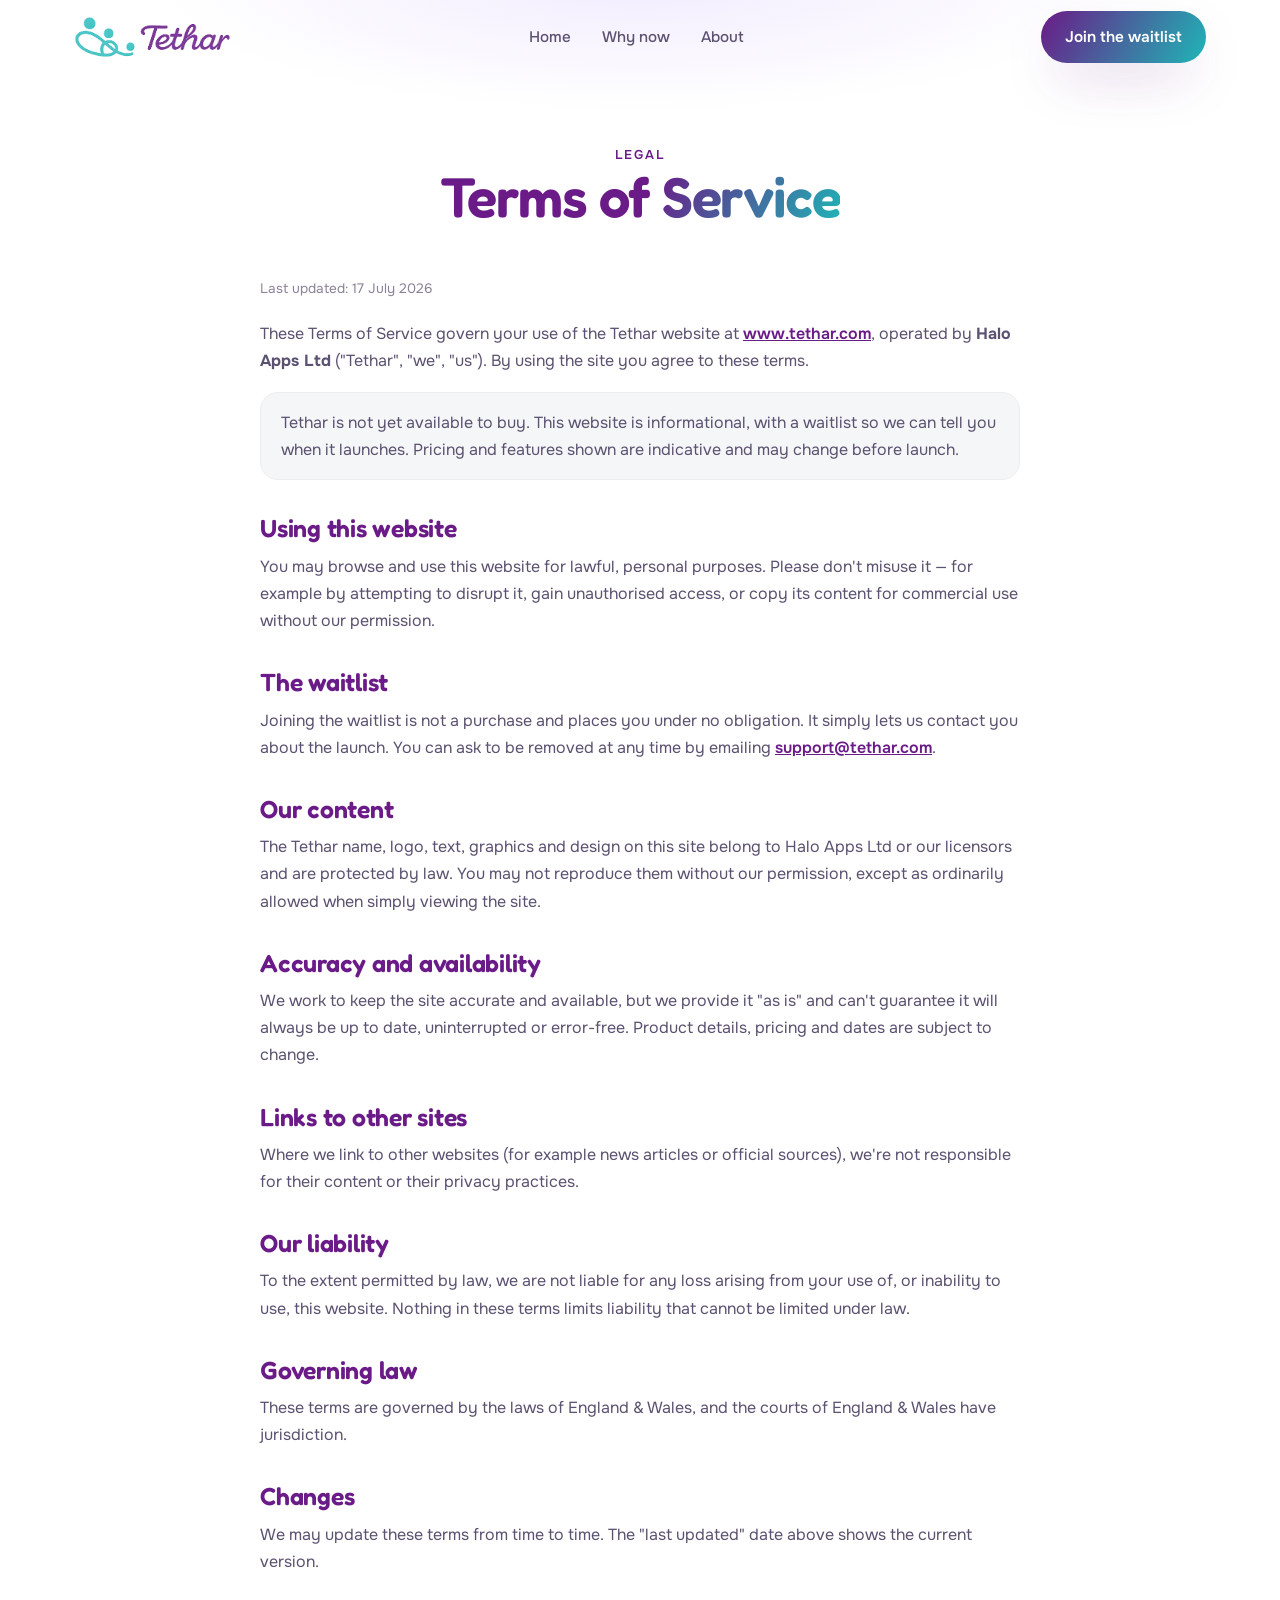
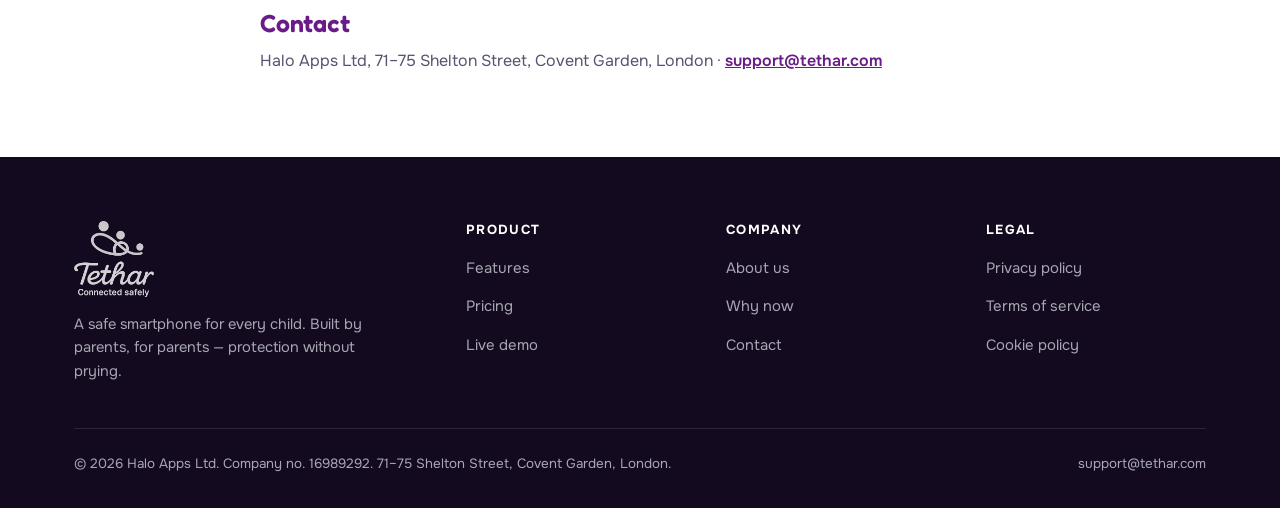
<file: terms.html>
<!DOCTYPE html>
<html lang="en-GB">
<head>
<meta charset="UTF-8">
<meta name="viewport" content="width=device-width, initial-scale=1.0">
<title>Terms of Service — Tethar</title>
<meta name="description" content="The terms governing use of the Tethar website, operated by Halo Apps Ltd. Governed by the laws of England & Wales.">
<meta name="robots" content="index, follow, max-image-preview:large">
<meta name="author" content="Halo Apps Ltd">
<link rel="canonical" href="https://www.tethar.com/terms.html">
<meta name="theme-color" content="#6A1B87">
<meta property="og:type" content="website">
<meta property="og:site_name" content="Tethar">
<meta property="og:locale" content="en_GB">
<meta property="og:url" content="https://www.tethar.com/terms.html">
<meta property="og:title" content="Terms of Service — Tethar">
<meta property="og:description" content="The terms governing use of the Tethar website, operated by Halo Apps Ltd. Governed by the laws of England & Wales.">
<meta property="og:image" content="https://www.tethar.com/assets/img/og-image.png">
<meta property="og:image:width" content="1200">
<meta property="og:image:height" content="630">
<meta property="og:image:alt" content="Tethar — Connected safely">
<meta name="twitter:card" content="summary_large_image">
<meta name="twitter:title" content="Terms of Service — Tethar">
<meta name="twitter:description" content="The terms governing use of the Tethar website, operated by Halo Apps Ltd. Governed by the laws of England & Wales.">
<meta name="twitter:image" content="https://www.tethar.com/assets/img/og-image.png">
<link rel="stylesheet" href="assets/css/fonts.css?v=1">
<link rel="stylesheet" href="assets/css/styles.css?v=18">
<link rel="apple-touch-icon" href="/assets/img/apple-touch-icon.png">
<link rel="manifest" href="/site.webmanifest">
<link rel="icon" href="data:image/svg+xml,%3Csvg xmlns='http://www.w3.org/2000/svg' viewBox='0 0 48 48'%3E%3Cg fill='none' stroke='%2320b5b6' stroke-width='3'%3E%3Cellipse cx='18' cy='30' rx='11' ry='7' transform='rotate(-18 18 30)'/%3E%3Cellipse cx='29' cy='29' rx='7' ry='5.5' transform='rotate(20 29 29)'/%3E%3C/g%3E%3Cg fill='%2320b5b6'%3E%3Ccircle cx='16' cy='12' r='5.2'/%3E%3Ccircle cx='29' cy='16' r='3.7'/%3E%3Ccircle cx='38' cy='24' r='2.6'/%3E%3C/g%3E%3C/svg%3E">
<script type="application/ld+json">
{"@context":"https://schema.org","@type":"WebPage","name":"Terms of Service — Tethar","url":"https://www.tethar.com/terms.html","publisher":{"@type":"Organization","name":"Tethar","legalName":"Halo Apps Ltd"}}
</script>
</head>
<body>

<header class="nav" id="nav">
  <div class="nav-inner">
    <a href="index.html" class="brand"><img src="assets/img/tethar-logo-h.png" alt="Tethar — Connected safely" class="brand-logo" width="847" height="226"></a>
    <nav class="nav-links" id="navLinks">
      <a href="index.html">Home</a>
      <a href="why-now.html">Why now</a>
      <a href="about.html">About</a>
    </nav>
    <div class="nav-cta">
      <a href="index.html#waitlist" class="btn btn-primary">Join the waitlist</a>
      <button class="nav-toggle" id="navToggle" aria-label="Menu"><svg viewBox="0 0 24 24" fill="none" stroke="currentColor" stroke-width="2" stroke-linecap="round"><path d="M4 7h16M4 12h16M4 17h16"/></svg></button>
    </div>
  </div>
</header>

<main>
<section class="page-hero">
  <div class="container">
    <span class="eyebrow reveal">Legal</span>
    <h1 class="reveal">Terms of <span class="text-grad">Service</span></h1>
  </div>
</section>

<section class="section" style="padding-top:10px">
  <div class="container">
    <div class="legal reveal">
      <p class="updated">Last updated: 17 July 2026</p>

      <p>These Terms of Service govern your use of the Tethar website at <a href="https://www.tethar.com/">www.tethar.com</a>, operated by <strong>Halo Apps Ltd</strong> ("Tethar", "we", "us"). By using the site you agree to these terms.</p>

      <div class="callout"><p>Tethar is not yet available to buy. This website is informational, with a waitlist so we can tell you when it launches. Pricing and features shown are indicative and may change before launch.</p></div>

      <h2>Using this website</h2>
      <p>You may browse and use this website for lawful, personal purposes. Please don't misuse it — for example by attempting to disrupt it, gain unauthorised access, or copy its content for commercial use without our permission.</p>

      <h2>The waitlist</h2>
      <p>Joining the waitlist is not a purchase and places you under no obligation. It simply lets us contact you about the launch. You can ask to be removed at any time by emailing <a href="mailto:support@tethar.com">support@tethar.com</a>.</p>

      <h2>Our content</h2>
      <p>The Tethar name, logo, text, graphics and design on this site belong to Halo Apps Ltd or our licensors and are protected by law. You may not reproduce them without our permission, except as ordinarily allowed when simply viewing the site.</p>

      <h2>Accuracy and availability</h2>
      <p>We work to keep the site accurate and available, but we provide it "as is" and can't guarantee it will always be up to date, uninterrupted or error-free. Product details, pricing and dates are subject to change.</p>

      <h2>Links to other sites</h2>
      <p>Where we link to other websites (for example news articles or official sources), we're not responsible for their content or their privacy practices.</p>

      <h2>Our liability</h2>
      <p>To the extent permitted by law, we are not liable for any loss arising from your use of, or inability to use, this website. Nothing in these terms limits liability that cannot be limited under law.</p>

      <h2>Governing law</h2>
      <p>These terms are governed by the laws of England &amp; Wales, and the courts of England &amp; Wales have jurisdiction.</p>

      <h2>Changes</h2>
      <p>We may update these terms from time to time. The "last updated" date above shows the current version.</p>

      <h2>Contact</h2>
      <p>Halo Apps Ltd, 71–75 Shelton Street, Covent Garden, London · <a href="mailto:support@tethar.com">support@tethar.com</a></p>

    </div>
  </div>
</section>
</main>

<footer class="footer">
  <div class="container">
    <div class="footer-grid">
      <div class="footer-about">
        <a href="index.html" class="brand"><img src="assets/img/tethar-logo-full.png" alt="Tethar — Connected safely" class="brand-logo brand-logo--footer" width="620" height="587"></a>
        <p>A safe smartphone for every child. Built by parents, for parents — protection without prying.</p>
      </div>
      <div class="footer-col"><h4>Product</h4><ul><li><a href="index.html#features">Features</a></li><li><a href="pricing.html">Pricing</a></li><li><a href="demo.html">Live demo</a></li></ul></div>
      <div class="footer-col"><h4>Company</h4><ul><li><a href="about.html">About us</a></li><li><a href="why-now.html">Why now</a></li><li><a href="contact.html">Contact</a></li></ul></div>
      <div class="footer-col"><h4>Legal</h4><ul><li><a href="privacy.html">Privacy policy</a></li><li><a href="terms.html">Terms of service</a></li><li><a href="cookies.html">Cookie policy</a></li></ul></div>
    </div>
    <div class="footer-bottom">
      <span>© 2026 Halo Apps Ltd. Company no. 16989292. 71–75 Shelton Street, Covent Garden, London.</span>
      <span>support@tethar.com</span>
    </div>
  </div>
</footer>

<script src="assets/js/main.js"></script>
<script src="assets/js/consent.js" defer></script>
</body>
</html>
</file>
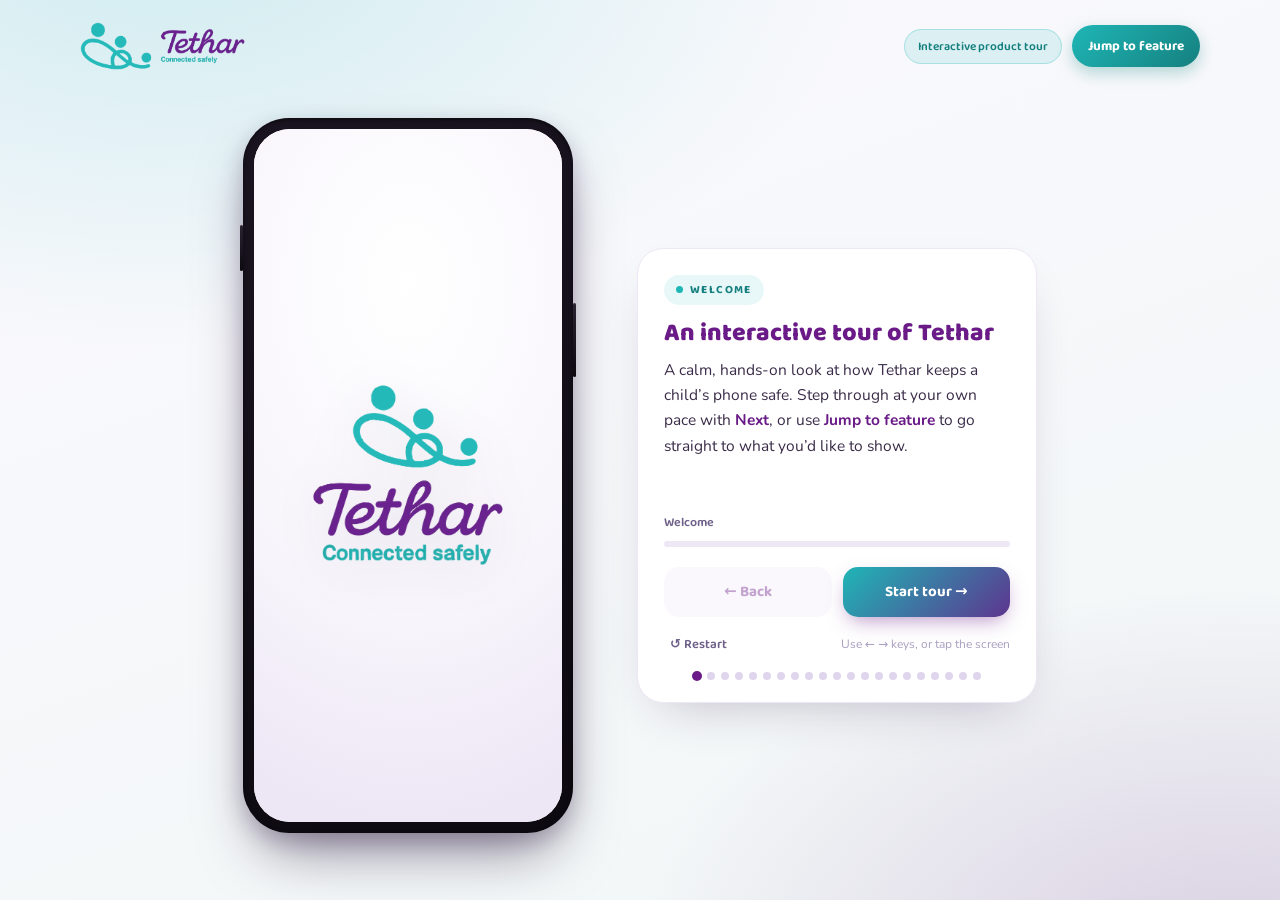
<file: tour.html>
<!DOCTYPE html>
<html lang="en-GB">
<head>
<meta charset="utf-8">
<meta name="viewport" content="width=device-width, initial-scale=1, viewport-fit=cover">
<title>Tethar · Interactive Product Tour</title>
<!-- Embedded on the homepage; keep it out of search so it doesn't compete as thin duplicate content. -->
<meta name="robots" content="noindex, follow">
<link rel="canonical" href="https://www.tethar.com/">
<meta name="theme-color" content="#6A1B87">
<link rel="stylesheet" href="assets/css/fonts.css?v=1">
<style>
:root{
  --purple:#6A1B87; --teal:#1FB6B6; --teal-deep:#15807F; --violet:#A83DC4;
  --night:#130A1F; --plum:#2A1240; --paper:#F7F4FB; --soft:#7FD0CB;
  --ink:#241531; --muted:#6E6088;
  --disp:'Baloo 2',system-ui,sans-serif; --body:'Nunito',system-ui,sans-serif;
}
*{box-sizing:border-box}
html,body{margin:0;padding:0}
body{
  font-family:var(--body); color:var(--ink); min-height:100vh;
  background:
    radial-gradient(1200px 700px at 12% -8%, rgba(31,182,182,.20), transparent 60%),
    radial-gradient(1000px 640px at 96% 108%, rgba(106,27,135,.18), transparent 60%),
    linear-gradient(160deg,#FBF9FE 0%, #F1F7F6 100%);
  -webkit-font-smoothing:antialiased;
}
.wrap{max-width:1160px;margin:0 auto;padding:22px 20px 40px;min-height:100vh;display:flex;flex-direction:column}

/* header */
.top{display:flex;align-items:center;justify-content:space-between;gap:16px;margin-bottom:6px;flex-wrap:wrap}
.brand{display:flex;align-items:center;gap:12px}
.mark{display:flex;align-items:flex-end;gap:5px;line-height:1}
.hdrlogo{height:48px;width:auto;display:block}
.wordmark{font-family:var(--disp);font-weight:800;font-size:30px;color:var(--purple);letter-spacing:.2px}
.dots{display:flex;align-items:flex-end;gap:5px;padding-bottom:6px}
.dots i{display:block;border-radius:50%;background:var(--teal)}
.dots i:nth-child(1){width:12px;height:12px;opacity:1}
.dots i:nth-child(2){width:9px;height:9px;opacity:.8}
.dots i:nth-child(3){width:6px;height:6px;opacity:.6}
.tagline{font-family:var(--disp);font-weight:600;color:var(--teal-deep);font-size:12.5px;letter-spacing:.4px;margin-top:2px}
.top-right{display:flex;align-items:center;gap:10px}
.pill{font-family:var(--disp);font-weight:600;font-size:12px;color:var(--teal-deep);background:rgba(31,182,182,.12);
  border:1px solid rgba(31,182,182,.28);padding:7px 13px;border-radius:999px}
.jump{font-family:var(--disp);font-weight:700;font-size:13.5px;color:#fff;cursor:pointer;border:none;
  background:linear-gradient(135deg,var(--teal),var(--teal-deep));padding:10px 16px;border-radius:999px;
  box-shadow:0 6px 16px rgba(21,128,127,.30);transition:transform .15s, box-shadow .15s}
.jump:hover{transform:translateY(-1px);box-shadow:0 9px 22px rgba(21,128,127,.38)}

/* stage */
.stage{flex:1;display:flex;align-items:center;justify-content:center;gap:min(6vw,64px);margin-top:14px;flex-wrap:wrap}

/* phone */
.phone{
  position:relative;width:min(330px,80vw);aspect-ratio:1080/2340;flex:0 0 auto;
  background:linear-gradient(160deg,#1a1420,#0c0910);border-radius:46px;padding:11px;
  box-shadow:0 2px 4px rgba(0,0,0,.5) inset, 0 30px 60px -18px rgba(30,10,50,.55), 0 8px 22px rgba(30,10,50,.20);
}
.phone::after{content:"";position:absolute;top:26%;right:-3px;width:3px;height:74px;border-radius:3px;
  background:linear-gradient(#2a2330,#0c0910)}
.phone::before{content:"";position:absolute;top:15%;left:-3px;width:3px;height:46px;border-radius:3px;
  background:linear-gradient(#2a2330,#0c0910)}
.screen{position:relative;width:100%;height:100%;border-radius:36px;overflow:hidden;background:#fff}
#shot{position:absolute;inset:0;width:100%;height:100%;object-fit:cover;display:block}

/* spotlight */
.veil{position:absolute;inset:0;pointer-events:none;transition:opacity .35s;z-index:5}
.spot{position:absolute;border-radius:16px;transition:all .5s cubic-bezier(.4,0,.2,1);
  box-shadow:0 0 0 3px rgba(31,182,182,.95), 0 0 0 9999px rgba(19,10,31,.52);z-index:6;pointer-events:none}
.spot.pulse{animation:ring 2s ease-out infinite}
@keyframes ring{
  0%{box-shadow:0 0 0 3px rgba(31,182,182,.95), 0 0 0 0 rgba(31,182,182,.5), 0 0 0 9999px rgba(19,10,31,.52)}
  70%{box-shadow:0 0 0 3px rgba(31,182,182,.95), 0 0 0 16px rgba(31,182,182,0), 0 0 0 9999px rgba(19,10,31,.52)}
  100%{box-shadow:0 0 0 3px rgba(31,182,182,.95), 0 0 0 0 rgba(31,182,182,0), 0 0 0 9999px rgba(19,10,31,.52)}
}
.tapnext{position:absolute;inset:0;z-index:7;cursor:pointer}

/* cover / end scenes */
.scene-fill{position:absolute;inset:0;display:flex;flex-direction:column;align-items:center;justify-content:center;
  text-align:center;padding:34px 26px;color:#fff;
  background:radial-gradient(120% 90% at 30% 12%, #2FC7C0 0%, var(--teal) 34%, var(--purple) 100%)}
.scene-fill.cover-light{background:radial-gradient(125% 80% at 50% 22%, #FFFFFF 0%, var(--paper) 62%, #ECE6F5 100%);color:var(--ink)}
.coverlogo{width:80%;max-width:288px;height:auto;filter:drop-shadow(0 10px 24px rgba(42,18,64,.10))}
.scene-fill .lockup{display:flex;align-items:flex-end;gap:6px;margin-bottom:6px}
.scene-fill .lockup .w{font-family:var(--disp);font-weight:800;font-size:40px;color:#fff}
.scene-fill .lockup .d{display:flex;align-items:flex-end;gap:5px;padding-bottom:9px}
.scene-fill .lockup .d i{display:block;border-radius:50%;background:#fff}
.scene-fill .lockup .d i:nth-child(1){width:13px;height:13px}
.scene-fill .lockup .d i:nth-child(2){width:10px;height:10px;opacity:.85}
.scene-fill .lockup .d i:nth-child(3){width:7px;height:7px;opacity:.7}
.scene-fill .thread{width:150px;height:12px;margin:-2px 0 8px;opacity:.9}
.scene-fill .tag{font-family:var(--disp);font-weight:600;letter-spacing:.5px;opacity:.95;font-size:15px}
.scene-fill .voice{margin-top:22px;max-width:250px;font-family:var(--body);font-style:italic;font-size:14px;
  line-height:1.55;opacity:.96;background:rgba(255,255,255,.12);border:1px solid rgba(255,255,255,.28);
  border-radius:16px;padding:14px 16px}
.scene-fill .voice .sig{display:block;font-style:normal;font-family:var(--disp);font-weight:700;margin-top:8px;opacity:.9;font-size:12.5px}
.scene-fill .kick{margin-top:24px;font-family:var(--disp);font-weight:700;font-size:12px;letter-spacing:1.6px;
  text-transform:uppercase;background:rgba(255,255,255,.18);border:1px solid rgba(255,255,255,.4);
  padding:8px 15px;border-radius:999px}
.scene-fill .big{font-family:var(--disp);font-weight:800;font-size:26px;margin:16px 0 8px;line-height:1.15}
.scene-fill .sub{font-size:14.5px;line-height:1.5;opacity:.95;max-width:250px}
.scene-fill .line{width:70px;height:3px;border-radius:3px;background:rgba(255,255,255,.6);margin:20px 0 4px}

/* panel */
.panel{width:min(400px,92vw);flex:0 1 400px}
.card{background:#fff;border:1px solid #EEE7F5;border-radius:26px;padding:26px 26px 22px;
  box-shadow:0 20px 50px -26px rgba(42,18,64,.32);
  /* Fixed column: the body text absorbs each step's length difference so the
     Back/Next buttons never move between steps. */
  display:flex;flex-direction:column;min-height:var(--card-min,470px)}
.eyebrow{display:inline-flex;align-items:center;gap:7px;font-family:var(--disp);font-weight:700;font-size:11.5px;
  letter-spacing:1.4px;text-transform:uppercase;color:var(--teal-deep);background:rgba(31,182,182,.10);
  padding:6px 12px;border-radius:999px;margin-bottom:14px;align-self:flex-start}
.eyebrow b{width:7px;height:7px;border-radius:50%;background:var(--teal)}
h2.title{font-family:var(--disp);font-weight:800;color:var(--purple);font-size:25px;line-height:1.15;margin:0 0 10px}
p.body{font-size:15.5px;line-height:1.62;color:#3a2c48;margin:0;flex:1 1 auto}
p.body b{color:var(--purple);font-weight:700}
.progress{margin-top:22px}
.pcount{display:flex;justify-content:space-between;align-items:center;font-family:var(--disp);font-weight:600;
  font-size:12.5px;color:var(--muted);margin-bottom:8px}
.bar{height:6px;border-radius:999px;background:#EEE7F5;overflow:hidden}
.bar span{display:block;height:100%;border-radius:999px;background:linear-gradient(90deg,var(--teal),var(--purple));
  transition:width .45s cubic-bezier(.4,0,.2,1)}
.controls{display:flex;gap:11px;margin-top:20px}
.btn{flex:1;font-family:var(--disp);font-weight:700;font-size:15px;padding:13px 16px;border-radius:15px;cursor:pointer;
  border:none;transition:transform .14s, box-shadow .14s, opacity .14s}
.btn.ghost{background:#F4EEFA;color:var(--purple)}
.btn.ghost:hover{background:#EDE4F6}
.btn.primary{color:#fff;background:linear-gradient(135deg,var(--teal) 0%,var(--purple) 120%);
  box-shadow:0 8px 20px -6px rgba(106,27,135,.5)}
.btn.primary:hover{transform:translateY(-1px);box-shadow:0 12px 26px -6px rgba(106,27,135,.55)}
.btn:disabled{opacity:.4;cursor:default;transform:none;box-shadow:none}
.subrow{display:flex;justify-content:space-between;align-items:center;margin-top:16px}
.restart{font-family:var(--disp);font-weight:600;font-size:13px;color:var(--muted);background:none;border:none;cursor:pointer;
  display:inline-flex;align-items:center;gap:6px}
.restart:hover{color:var(--purple)}
.hint{font-family:var(--body);font-size:12px;color:#a99ec0}

/* dots nav */
.dotnav{display:flex;gap:6px;flex-wrap:wrap;margin-top:16px;justify-content:center}
.dotnav i{width:8px;height:8px;border-radius:50%;background:#DFD5EC;cursor:pointer;transition:all .2s}
.dotnav i.on{background:var(--purple);transform:scale(1.25)}
.dotnav i.chap{background:var(--soft)}

/* footer */
.foot{text-align:center;margin-top:26px;font-family:var(--disp);font-weight:600;font-size:11.5px;letter-spacing:.6px;color:#a99ec0}

/* jump modal */
.modal{position:fixed;inset:0;background:rgba(19,10,31,.55);backdrop-filter:blur(4px);display:none;
  align-items:center;justify-content:center;z-index:50;padding:20px}
.modal.open{display:flex}
.sheet{background:#fff;border-radius:24px;max-width:520px;width:100%;max-height:86vh;overflow:auto;padding:26px}
.sheet h3{font-family:var(--disp);font-weight:800;color:var(--purple);font-size:20px;margin:0 0 4px}
.sheet .sub{font-size:13.5px;color:var(--muted);margin:0 0 16px}
.chapgrid{display:grid;grid-template-columns:1fr 1fr;gap:10px}
.chip{display:flex;flex-direction:column;gap:3px;text-align:left;border:1px solid #EEE7F5;background:#FBF9FE;
  border-radius:15px;padding:13px 15px;cursor:pointer;transition:all .15s}
.chip:hover{border-color:var(--teal);background:#F1FBFA;transform:translateY(-1px)}
.chip .n{font-family:var(--disp);font-weight:700;font-size:14px;color:var(--purple)}
.chip .c{font-size:12px;color:var(--muted)}
.closex{float:right;border:none;background:#F4EEFA;color:var(--purple);width:34px;height:34px;border-radius:50%;
  font-size:18px;cursor:pointer;font-weight:700}

@media(max-width:860px){
  .stage{flex-direction:column;gap:16px;margin-top:8px}
  .phone{width:min(300px,72vw)}
  .panel{flex:none;width:min(460px,94vw)}
  .chapgrid{grid-template-columns:1fr}
  .wordmark{font-size:26px}
}
/* Phones: keep the demo phone and the Back/Next controls on screen together —
   smaller phone, and the controls moved directly beneath it. */
@media(max-width:720px){
  .stage{gap:12px}
  .phone{width:min(205px,54vw)}
  .card{min-height:0!important;padding:16px 18px 16px;display:flex;flex-direction:column}
  .controls{order:-2;margin-top:0}
  .progress{order:-1;margin-top:14px}
  .eyebrow{margin-top:16px;margin-bottom:10px}
  .title{font-size:19px;margin-bottom:8px}
  .body{font-size:14px;line-height:1.55}
  .subrow{margin-top:12px}
  .dotnav{margin-top:12px}
}
</style>
</head>
<body>
<div class="wrap">
  <div class="top">
    <div class="brand">
      <img class="hdrlogo" src="[data-uri]" alt="Tethar, Connected safely">
    </div>
    <div class="top-right">
      <span class="pill">Interactive product tour</span>
      <button class="jump" id="jumpBtn">Jump to feature</button>
    </div>
  </div>

  <div class="stage">
    <div class="phone">
      <div class="screen" id="screen">
        <img id="shot" alt="Tethar app screen" style="display:none">
        <div class="scene-fill" id="fill" style="display:none"></div>
        <div class="spot pulse" id="spot" style="display:none"></div>
        <div class="veil"></div>
        <div class="tapnext" id="tapnext" title="Next"></div>
      </div>
    </div>

    <div class="panel">
      <div class="card">
        <span class="eyebrow"><b></b><span id="chapter">Welcome</span></span>
        <h2 class="title" id="title">Loading…</h2>
        <p class="body" id="bodytext"></p>
        <div class="progress">
          <div class="pcount"><span id="stepLabel">Step 1</span><span id="totLabel"></span></div>
          <div class="bar"><span id="barfill" style="width:0%"></span></div>
        </div>
        <div class="controls">
          <button class="btn ghost" id="prev">← Back</button>
          <button class="btn primary" id="next">Start tour →</button>
        </div>
        <div class="subrow">
          <button class="restart" id="restart">↺ Restart</button>
          <span class="hint">Use ← → keys, or tap the screen</span>
        </div>
        <div class="dotnav" id="dotnav"></div>
      </div>
    </div>
  </div>
</div>

<div class="modal" id="modal">
  <div class="sheet">
    <button class="closex" id="closex">×</button>
    <h3>Jump to a feature</h3>
    <p class="sub">Pick any part of the app to show it straight away.</p>
    <div class="chapgrid" id="chapgrid"></div>
  </div>
</div>

<script>
const DATA = {"images": {"home": "assets/img/tour/home.jpg", "home2": "assets/img/tour/home2.jpg", "config": "assets/img/tour/config.jpg", "access": "assets/img/tour/access.jpg", "downtime": "assets/img/tour/downtime.jpg", "limits": "assets/img/tour/limits.jpg", "loc": "assets/img/tour/loc.jpg", "loc2": "assets/img/tour/loc2.jpg", "filter": "assets/img/tour/filter.jpg", "other": "assets/img/tour/other.jpg", "account": "assets/img/tour/account.jpg"}, "steps": [{"scene": "cover", "chapter": "Welcome", "title": "An interactive tour of Tethar", "body": "A calm, hands-on look at how Tethar keeps a child’s phone safe. Step through at your own pace with <b>Next</b>, or use <b>Jump to feature</b> to go straight to what you’d like to show.", "hl": null}, {"scene": "home", "chapter": "Home dashboard", "title": "Your child, at a glance", "body": "Open Tethar and your child is right there: photo, battery and signal, beside how their week online is going. Connection first, no digging.", "hl": [6, 12.5, 29, 15.2]}, {"scene": "home", "chapter": "Home dashboard", "title": "One app, every child", "body": "Looking after more than one? Add each child here and move between their dashboards with a single tap.", "hl": [34.3, 12.3, 20.6, 15.7]}, {"scene": "home", "chapter": "Home dashboard", "title": "App Usage Breakdown", "body": "A calm, colour-coded picture of which apps filled the last seven days, and for how long, set against a daily screen-time goal you choose.", "hl": [6, 33, 89.1, 58.9]}, {"scene": "home", "chapter": "Home dashboard", "title": "Three simple areas", "body": "Everything lives under three tabs: <b>Home</b> for the daily picture, <b>Configuration</b> for setup, and <b>Reports</b> to see internet usage, locations and call/SMS history if you want to.", "hl": [5, 91.5, 90, 7.4]}, {"scene": "home2", "chapter": "Home dashboard", "title": "Know where they are", "body": "Their location on a map, with the address and how recently it refreshed. Peace of mind, without hovering.", "hl": [3, 43.5, 93.2, 29.3]}, {"scene": "home2", "chapter": "Home dashboard", "title": "Reward earned freedom", "body": "Grant a little extra phone time on the spot when it’s been earned. Freedom that flexes with trust.", "hl": [4.9, 73.8, 89.5, 6.2]}, {"scene": "home2", "chapter": "Home dashboard", "title": "Never lose a phone again", "body": "Phone gone missing down the back of the sofa? Make it ring, even on silent, and find it in seconds.", "hl": [4.5, 82.1, 90.6, 6.4]}, {"scene": "config", "chapter": "Configuration", "title": "One easy place to tailor settings to your child", "body": "Open any card to set it just so: app access, screen downtime, individual app time limits, internet filtering and location alerts.", "hl": [4.2, 39.6, 90.8, 51.9]}, {"scene": "access", "chapter": "App access", "title": "Approve which apps are usable", "body": "Decide which apps your child can use. A green tick means yes; untick to tuck it away.", "hl": [4.9, 24.7, 90.2, 66.3]}, {"scene": "access", "chapter": "App access", "title": "Allow access to the Play Store? It’s your decision", "body": "Otherwise, new downloads stay off until you say otherwise. Nothing new lands on the phone without your yes.", "hl": [82.9, 19.3, 11.4, 3]}, {"scene": "downtime", "chapter": "Downtime", "title": "Allow specific windows of phone use on any day of the week", "body": "Set the phone’s quiet hours for each day: school, dinner, bedtime. Tethar eases things down calmly; no snatching it away, no drama.", "hl": [4.3, 18.9, 91.4, 20.7]}, {"scene": "limits", "chapter": "Time limits", "title": "Set specific time limits per app", "body": "Hand any app its own daily allowance, say fifteen minutes of Minecraft per day, or only at the weekend, and set it differently for each day of the week.", "hl": [2.1, 12.3, 95.9, 77.9]}, {"scene": "loc", "chapter": "Favourite places", "title": "Arrive-and-leave alerts", "body": "Want to know when your child has arrived or departed school? Set alerts easily.", "hl": [4.2, 25.6, 92, 19.2]}, {"scene": "loc2", "chapter": "Favourite places", "title": "Adding a place is effortless", "body": "Search an address, drop the pin, name it, and choose your alerts. Done in seconds.", "hl": [2.5, 33, 94.2, 29]}, {"scene": "filter", "chapter": "Internet filtering", "title": "Safe internet searching", "body": "With the Tethar browser, you can lock the internet down to just the sites you’re comfortable with your child viewing. All internet search history and locations visited are also recorded, and can be viewed in Reports.", "hl": [4.5, 37.8, 92, 42.5]}, {"scene": "other", "chapter": "Calls & contacts", "title": "Always on ability to contact parents/guardians", "body": "Add trusted contacts that your child can always call or SMS, even during downtime.", "hl": [2.4, 12, 94.1, 26.3]}, {"scene": "other", "chapter": "Calls & contacts", "title": "Who can get through", "body": "Choose whether your child can call and text anyone, or only people already in their contacts, and whether they can add new ones themselves.", "hl": [3.2, 48.2, 93.6, 15.2]}, {"scene": "other", "chapter": "Calls & contacts", "title": "Allow photos and media to be shared/received", "body": "Avoid the headache of inappropriate photos or videos being shared or received.", "hl": [2.5, 79.1, 94.6, 11.5]}, {"scene": "account", "chapter": "Account & circle", "title": "Share the care", "body": "The <b>Parent / Guardian Circle</b> lets other trusted adults in to help view and configure the app.", "hl": [4, 53.2, 90.9, 6.7]}, {"scene": "end", "chapter": "Wrap up", "title": "That’s Tethar", "body": "Premium parental control that keeps your child safe without you having to worry.", "hl": null}], "logo": "assets/img/tour/logo.png"};
const steps = DATA.steps, images = DATA.images;
let i = 0;

const shot=document.getElementById('shot'), fill=document.getElementById('fill'),
      spot=document.getElementById('spot'), chapterEl=document.getElementById('chapter'),
      titleEl=document.getElementById('title'), bodyEl=document.getElementById('bodytext'),
      stepLabel=document.getElementById('stepLabel'), totLabel=document.getElementById('totLabel'),
      barfill=document.getElementById('barfill'), prevBtn=document.getElementById('prev'),
      nextBtn=document.getElementById('next'), dotnav=document.getElementById('dotnav');

const coverHTML = `<img class="coverlogo" src="${DATA.logo}" alt="Tethar, Connected safely">`;
const endHTML = `<div class="lockup"><span class="w">tethar</span><span class="d"><i></i><i></i><i></i></span></div>
  <div class="line"></div>
  <div class="big">That’s Tethar</div>
  <div class="sub">Protection without policing. Calm by default, honest always.</div>
  <div class="kick" style="margin-top:22px">Connected safely.</div>`;

function render(){
  const s = steps[i];
  // scene
  if(s.scene==='cover' || s.scene==='end'){
    shot.style.display='none'; spot.style.display='none';
    fill.className = 'scene-fill cover-light';
    fill.style.display='flex'; fill.innerHTML = coverHTML;
  } else {
    fill.style.display='none';
    shot.style.display='block';
    if(shot.getAttribute('src') !== images[s.scene]){ shot.style.opacity=0;
      shot.src = images[s.scene]; requestAnimationFrame(()=>{shot.style.transition='opacity .4s';shot.style.opacity=1;}); }
    if(s.hl){ spot.style.display='block';
      spot.style.left=s.hl[0]+'%'; spot.style.top=s.hl[1]+'%';
      spot.style.width=s.hl[2]+'%'; spot.style.height=s.hl[3]+'%';
    } else { spot.style.display='none'; }
  }
  chapterEl.textContent = s.chapter;
  titleEl.textContent = s.title;
  bodyEl.innerHTML = s.body;
  stepLabel.textContent = (i===0?'Welcome':(i===steps.length-1?'Wrap up':'Feature '+i));
  totLabel.textContent = ((i===0||i===steps.length-1)?'':(i+' / '+(steps.length-2)));
  barfill.style.width = (i/(steps.length-1)*100)+'%';
  prevBtn.disabled = (i===0);
  nextBtn.textContent = (i===0?'Start tour →':(i===steps.length-1?'↺ Restart':'Next →'));
  // dots
  [...dotnav.children].forEach((d,idx)=>d.classList.toggle('on',idx===i));
}
function go(n){ i=Math.max(0,Math.min(steps.length-1,n)); render(); }
function next(){ if(i===steps.length-1){ go(0); } else { go(i+1); } }
function prev(){ go(i-1); }

nextBtn.onclick=next; prevBtn.onclick=prev;
document.getElementById('tapnext').onclick=next;
document.getElementById('restart').onclick=()=>go(0);
document.addEventListener('keydown',e=>{ if(e.key==='ArrowRight')next(); if(e.key==='ArrowLeft')prev(); });

// dots
steps.forEach((s,idx)=>{ const d=document.createElement('i'); d.title=s.title;
  d.onclick=()=>go(idx); dotnav.appendChild(d); });

// jump modal
const modal=document.getElementById('modal'), grid=document.getElementById('chapgrid');
const chapters=[]; steps.forEach((s,idx)=>{ if(!chapters.find(c=>c.name===s.chapter)) chapters.push({name:s.chapter,idx:idx}); });
chapters.forEach(c=>{ const b=document.createElement('button'); b.className='chip';
  const first=steps[c.idx];
  b.innerHTML='<span class="n">'+c.name+'</span><span class="c">'+first.title+'</span>';
  b.onclick=()=>{ go(c.idx); modal.classList.remove('open'); }; grid.appendChild(b); });
document.getElementById('jumpBtn').onclick=()=>modal.classList.add('open');
document.getElementById('closex').onclick=()=>modal.classList.remove('open');
modal.onclick=e=>{ if(e.target===modal) modal.classList.remove('open'); };
document.addEventListener('keydown',e=>{ if(e.key==='Escape') modal.classList.remove('open'); });

render();
</script>

<!-- Reserve the card's tallest step up front so Back/Next sit in the same spot on every
     step. Measured off-screen at the current width, so it also holds when text rewraps. -->
<script>
(function(){
  var card = document.querySelector('.card');
  function fit(){
    var w = card.getBoundingClientRect().width;
    if (!w) return;
    var clone = card.cloneNode(true);
    clone.removeAttribute('id');
    clone.querySelectorAll('[id]').forEach(function(n){ n.removeAttribute('id'); });
    clone.style.cssText += ';position:absolute;left:-9999px;top:0;visibility:hidden;pointer-events:none;width:' + w + 'px';
    clone.style.setProperty('--card-min', '0px');
    card.parentNode.appendChild(clone);
    var t = clone.querySelector('.title'), b = clone.querySelector('.body'), max = 0;
    steps.forEach(function(s){
      t.textContent = s.title;
      b.innerHTML = s.body;
      max = Math.max(max, clone.getBoundingClientRect().height);
    });
    clone.remove();
    card.style.setProperty('--card-min', Math.ceil(max) + 'px');
  }
  window.addEventListener('load', fit);
  window.addEventListener('resize', fit);
  // Must re-measure once the webfonts land, otherwise the reserved height is based on
  // fallback-font metrics and comes out wrong.
  if (document.fonts && document.fonts.ready) document.fonts.ready.then(fit);
  fit();
})();
</script>

<!-- Screens load from files rather than being inlined, so warm them in the background
     to keep stepping through the tour instant. -->
<script>
(function(){
  var q = Object.keys(images).map(function(k){ return images[k]; });
  (function warm(){
    var src = q.shift();
    if (!src) return;
    var im = new Image();
    im.onload = im.onerror = warm;   // one at a time, never competing with the visible screen
    im.src = src;
  })();
})();
</script>

<!-- Embedded mode: when inside an iframe, drop the full-viewport sizing and tell the
     parent page how tall we actually are, so the iframe never scrolls internally. -->
<script>
(function(){
  if (window.parent === window) return;
  var wrap = document.querySelector('.wrap');
  wrap.style.minHeight = '0';
  function post(){
    window.parent.postMessage({ tetharTourHeight: Math.ceil(wrap.getBoundingClientRect().height) }, '*');
  }
  window.addEventListener('load', post);
  window.addEventListener('resize', post);
  if (window.ResizeObserver) new ResizeObserver(post).observe(wrap);
  post();
})();
</script>
<!-- ===== Highlight editor (only active with ?edit=1 — never runs for normal visitors) ===== -->
<script>
(function(){
  var on = /[?&]edit(=1)?\b/.test(location.search) || location.hash === '#edit';
  if (!on) return;

  var screenEl = document.getElementById('screen');
  var spotEl   = document.getElementById('spot');
  var tapEl    = document.getElementById('tapnext');

  // edit-only styles
  var css = document.createElement('style');
  css.textContent =
    '.tour-edit #spot{transition:none!important;animation:none!important;cursor:move;pointer-events:auto!important;outline:2px dashed rgba(255,255,255,.9);outline-offset:-2px}'+
    '.tour-edit #tapnext{pointer-events:none!important}'+
    '.edit-handle{position:absolute;right:2px;bottom:2px;width:22px;height:22px;border-radius:7px;background:#fff;border:2px solid #1FB6B6;cursor:nwse-resize;box-shadow:0 2px 8px rgba(0,0,0,.35);touch-action:none}'+
    '.edit-handle::before{content:"";position:absolute;right:4px;bottom:4px;width:8px;height:8px;border-right:2px solid #1FB6B6;border-bottom:2px solid #1FB6B6}'+
    '.edit-panel{position:fixed;top:16px;left:16px;z-index:9999;width:270px;background:#fff;border:1px solid #E8DFF3;border-radius:16px;box-shadow:0 18px 50px -18px rgba(42,18,64,.4);padding:16px;font-family:Nunito,system-ui,sans-serif;color:#241531}'+
    '.edit-panel .ep-title{font-family:"Baloo 2",system-ui,sans-serif;font-weight:800;font-size:15px;color:#6A1B87;margin-bottom:8px}'+
    '.edit-panel .ep-slide{font-size:12.5px;font-weight:700;color:#15807F;margin-bottom:6px;line-height:1.3}'+
    '.edit-panel .ep-vals{font-family:ui-monospace,Consolas,monospace;font-size:14px;background:#F7F4FB;border:1px solid #EEE7F5;border-radius:9px;padding:8px 10px;text-align:center;margin-bottom:10px}'+
    '.edit-panel .ep-row{display:flex;gap:8px}'+
    '.edit-panel button{flex:1;font-family:"Baloo 2",system-ui,sans-serif;font-weight:700;font-size:12.5px;padding:9px 8px;border-radius:10px;border:none;cursor:pointer;background:linear-gradient(135deg,#1FB6B6,#6A1B87);color:#fff}'+
    '.edit-panel .ep-reset{width:100%;margin-top:8px;background:#F4EEFA;color:#6A1B87}'+
    '.edit-panel .ep-hint{margin-top:10px;font-size:11px;line-height:1.4;color:#6E6088}';
  document.head.appendChild(css);
  document.body.classList.add('tour-edit');

  // remember originals so "reset" works, and load any saved session overrides
  var originals = steps.map(function(s){ return s.hl ? s.hl.slice() : null; });
  var saved = {};
  try { saved = JSON.parse(localStorage.getItem('tetharTourHL') || '{}'); } catch(e){}
  Object.keys(saved).forEach(function(k){ if (steps[k] && Array.isArray(saved[k])) steps[k].hl = saved[k].slice(); });

  // resize handle inside the box
  var handle = document.createElement('div');
  handle.className = 'edit-handle';
  spotEl.appendChild(handle);

  // control panel
  var panel = document.createElement('div');
  panel.className = 'edit-panel';
  panel.innerHTML =
    '<div class="ep-title">Highlight editor</div>'+
    '<div class="ep-slide" id="epSlide"></div>'+
    '<div class="ep-vals" id="epVals"></div>'+
    '<div class="ep-row"><button id="epOne">Copy this slide</button><button id="epAll">Copy all</button></div>'+
    '<button class="ep-reset" id="epReset">Reset all to original</button>'+
    '<div class="ep-hint">Drag the box to move it, pull the corner to resize. This is a preview — send me “Copy all” and I’ll make it live.</div>';
  document.body.appendChild(panel);

  var r1 = function(n){ return Math.round(n*10)/10; };
  function toPct(cx, cy){ var r = screenEl.getBoundingClientRect(); return { x:(cx-r.left)/r.width*100, y:(cy-r.top)/r.height*100 }; }
  function applySpot(){ var hl = steps[i].hl; if(!hl) return; spotEl.style.left=hl[0]+'%'; spotEl.style.top=hl[1]+'%'; spotEl.style.width=hl[2]+'%'; spotEl.style.height=hl[3]+'%'; }
  function persist(){ if(steps[i].hl){ saved[i]=steps[i].hl.slice(); try{ localStorage.setItem('tetharTourHL', JSON.stringify(saved)); }catch(e){} } }
  function updatePanel(){
    var s = steps[i];
    document.getElementById('epSlide').textContent = (i===0?'Welcome':(i===steps.length-1?'Wrap up':'Slide '+i)) + ' — ' + s.title;
    document.getElementById('epVals').textContent = s.hl ? '[ '+s.hl.map(r1).join(',  ')+' ]' : '(no highlight on this slide)';
  }

  var mode=null, start=null;
  function begin(e, m){ if(!steps[i].hl) return; mode=m; var p=toPct(e.clientX,e.clientY); start={px:p.x,py:p.y,hl:steps[i].hl.slice()}; e.preventDefault(); e.stopPropagation(); }
  spotEl.addEventListener('pointerdown', function(e){ if(e.target===handle) return; begin(e,'move'); });
  handle.addEventListener('pointerdown', function(e){ begin(e,'resize'); });
  window.addEventListener('pointermove', function(e){
    if(!mode) return;
    var p=toPct(e.clientX,e.clientY), hl=steps[i].hl;
    if(mode==='move'){
      hl[0]=r1(Math.max(0, Math.min(100-hl[2], start.hl[0]+(p.x-start.px))));
      hl[1]=r1(Math.max(0, Math.min(100-hl[3], start.hl[1]+(p.y-start.py))));
    } else {
      hl[2]=r1(Math.max(4, Math.min(100-hl[0], start.hl[2]+(p.x-start.px))));
      hl[3]=r1(Math.max(3, Math.min(100-hl[1], start.hl[3]+(p.y-start.py))));
    }
    applySpot(); updatePanel();
  });
  window.addEventListener('pointerup', function(){ if(mode){ persist(); mode=null; } });

  function copy(t, btn){ if(navigator.clipboard) navigator.clipboard.writeText(t); var o=btn.textContent; btn.textContent='Copied!'; setTimeout(function(){ btn.textContent=o; },1200); }
  document.getElementById('epOne').onclick=function(){ copy('Slide '+i+': ['+steps[i].hl.map(r1).join(', ')+']', this); };
  document.getElementById('epAll').onclick=function(){
    var lines=steps.map(function(s,idx){ return s.hl? 'Slide '+idx+': ['+s.hl.map(r1).join(', ')+']' : null; }).filter(Boolean);
    copy(lines.join('\n'), this);
  };
  document.getElementById('epReset').onclick=function(){ localStorage.removeItem('tetharTourHL'); location.reload(); };

  // keep the panel & box in sync when the slide changes (via any nav control)
  var lastI=-1;
  setInterval(function(){ if(i!==lastI){ lastI=i; if(steps[i]&&steps[i].hl) applySpot(); updatePanel(); } }, 120);
  updatePanel();
})();
</script>
</body>
</html>
</file>
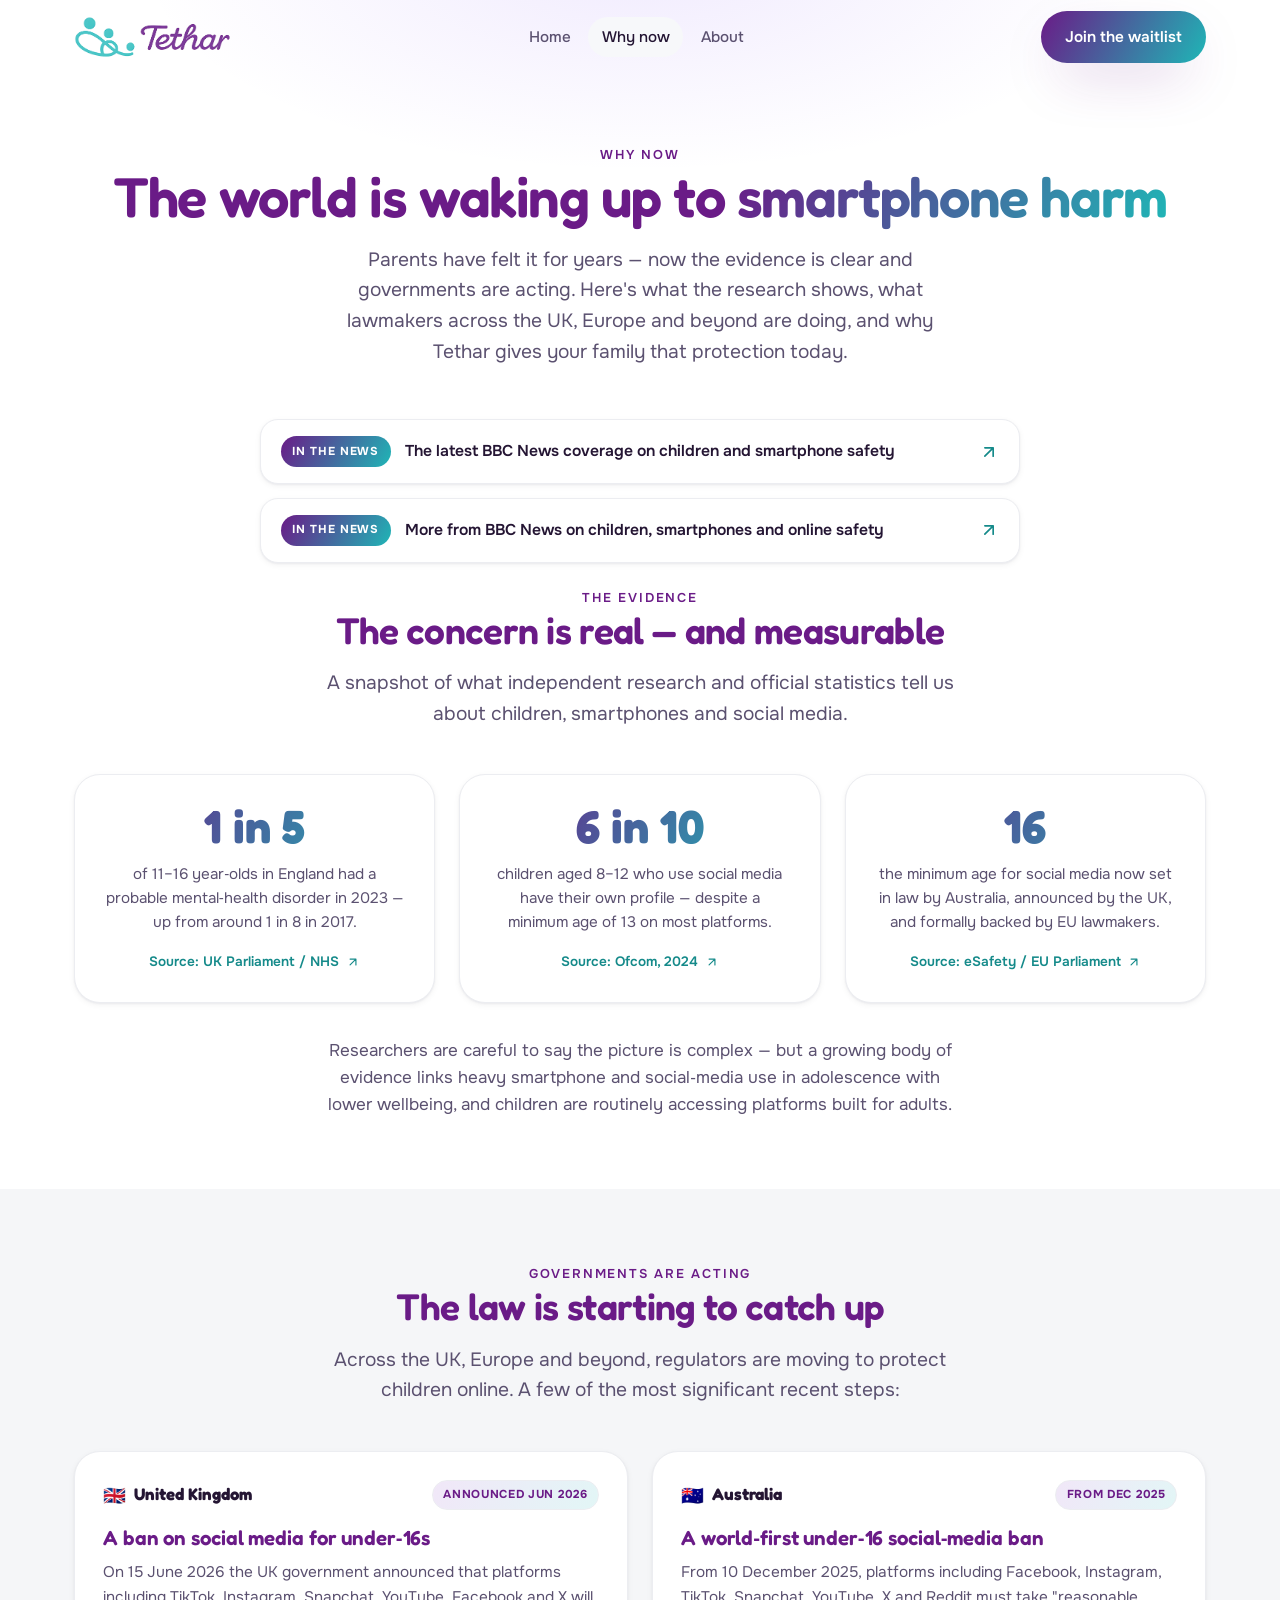
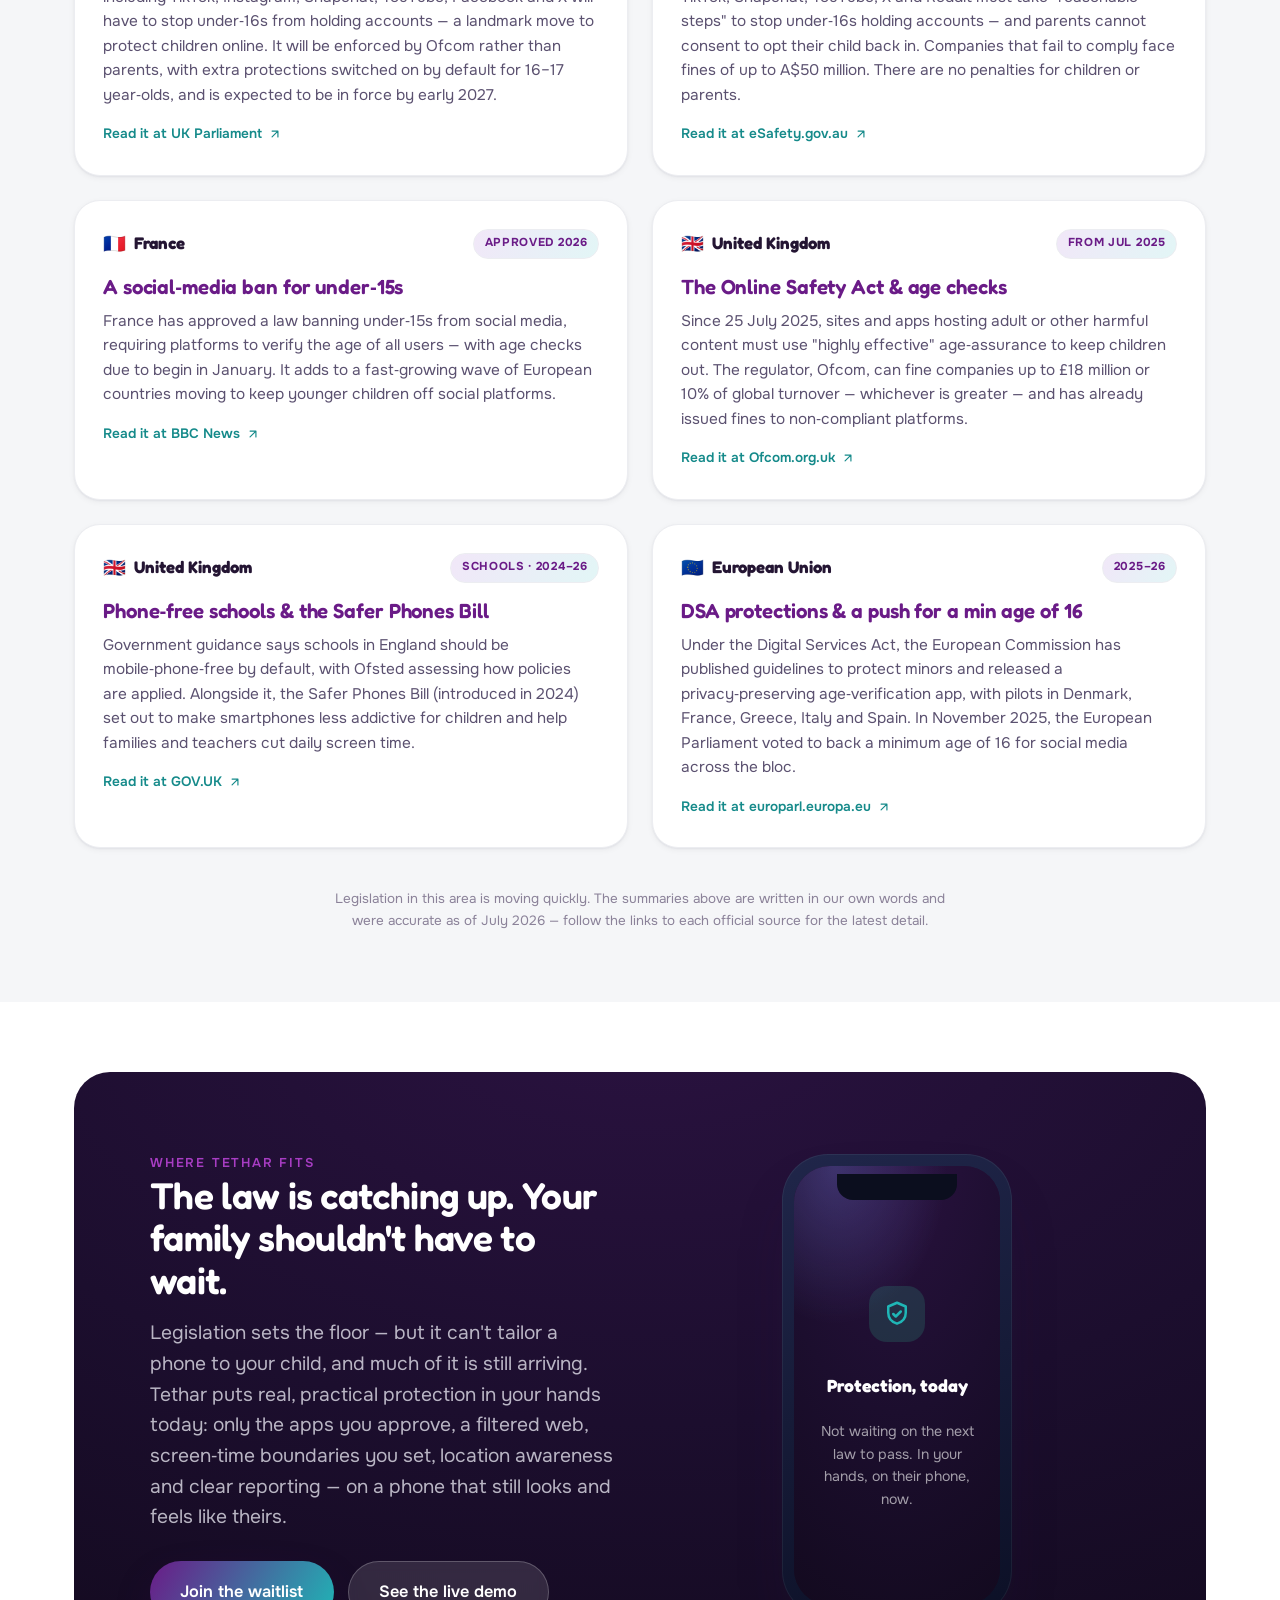
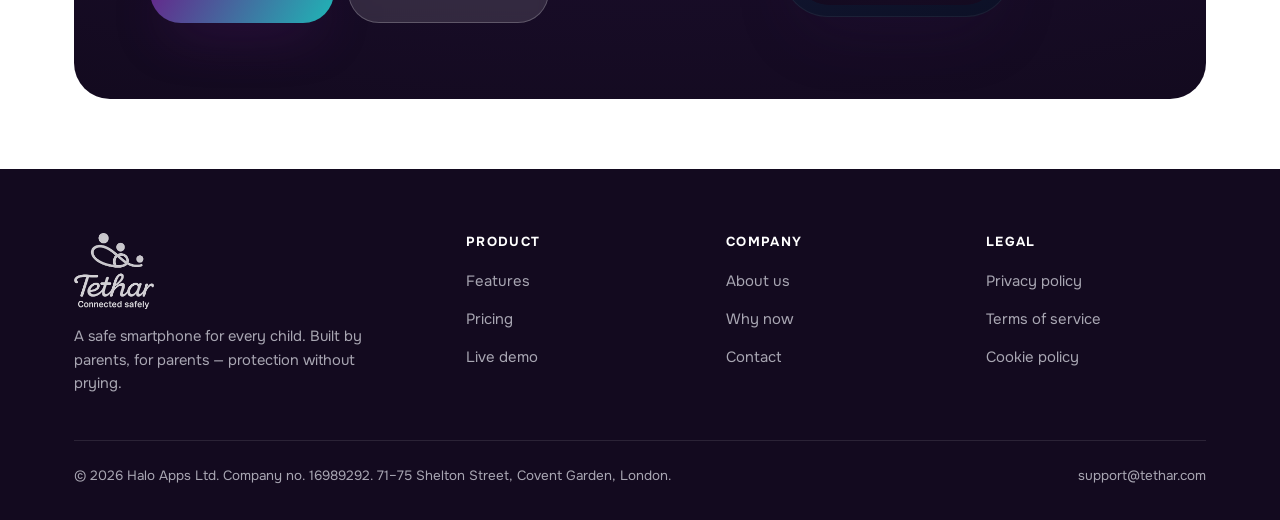
<file: why-now.html>
<!DOCTYPE html>
<html lang="en-GB">
<head>
<meta charset="UTF-8">
<meta name="viewport" content="width=device-width, initial-scale=1.0">
<title>Why Now — Smartphone Harm & Child Online Safety Laws | Tethar</title>
<meta name="description" content="The evidence on smartphone harm to children and how the UK, EU and Australia are legislating to protect them — and why Tethar gives families protection today.">
<meta name="robots" content="index, follow, max-image-preview:large">
<meta name="author" content="Halo Apps Ltd">
<link rel="canonical" href="https://www.tethar.com/why-now.html">
<meta name="theme-color" content="#6A1B87">
<meta property="og:type" content="article">
<meta property="og:site_name" content="Tethar">
<meta property="og:locale" content="en_GB">
<meta property="og:url" content="https://www.tethar.com/why-now.html">
<meta property="og:title" content="Why Now — Smartphone Harm & Child Online Safety Laws">
<meta property="og:description" content="The evidence on smartphone harm to children and how the UK, EU and Australia are legislating to protect them — and why Tethar helps today.">
<meta property="og:image" content="https://www.tethar.com/assets/img/og-image.png">
<meta property="og:image:width" content="1200">
<meta property="og:image:height" content="630">
<meta property="og:image:alt" content="Tethar — Connected safely">
<meta name="twitter:card" content="summary_large_image">
<meta name="twitter:title" content="Why Now — Smartphone Harm & Child Online Safety Laws">
<meta name="twitter:description" content="The evidence on smartphone harm to children and how the UK, EU and Australia are legislating to protect them.">
<meta name="twitter:image" content="https://www.tethar.com/assets/img/og-image.png">
<link rel="stylesheet" href="assets/css/fonts.css?v=1">
<link rel="stylesheet" href="assets/css/styles.css?v=18">
<link rel="apple-touch-icon" href="/assets/img/apple-touch-icon.png">
<link rel="manifest" href="/site.webmanifest">
<link rel="icon" href="data:image/svg+xml,%3Csvg xmlns='http://www.w3.org/2000/svg' viewBox='0 0 48 48'%3E%3Cg fill='none' stroke='%2320b5b6' stroke-width='3'%3E%3Cellipse cx='18' cy='30' rx='11' ry='7' transform='rotate(-18 18 30)'/%3E%3Cellipse cx='29' cy='29' rx='7' ry='5.5' transform='rotate(20 29 29)'/%3E%3C/g%3E%3Cg fill='%2320b5b6'%3E%3Ccircle cx='16' cy='12' r='5.2'/%3E%3Ccircle cx='29' cy='16' r='3.7'/%3E%3Ccircle cx='38' cy='24' r='2.6'/%3E%3C/g%3E%3C/svg%3E">
<script type="application/ld+json">
{"@context":"https://schema.org","@type":"Article","headline":"Why Now - Smartphone Harm & Child Online Safety Laws","description":"The evidence on smartphone harm to children and how the UK, EU and Australia are legislating to protect them - and why Tethar helps today.","image":"https://www.tethar.com/assets/img/og-image.png","datePublished":"2026-07-09","dateModified":"2026-07-09","author":{"@type":"Organization","name":"Tethar"},"publisher":{"@type":"Organization","name":"Tethar","legalName":"Halo Apps Ltd","logo":{"@type":"ImageObject","url":"https://www.tethar.com/assets/img/tethar-logo-full.png"}},"mainEntityOfPage":{"@type":"WebPage","@id":"https://www.tethar.com/why-now.html"}}
</script>
</head>
<body>

<header class="nav" id="nav">
  <div class="nav-inner">
    <a href="index.html" class="brand"><img src="assets/img/tethar-logo-h.png" alt="Tethar — Connected safely" class="brand-logo" width="847" height="226"></a>
    <nav class="nav-links" id="navLinks">
      <a href="index.html">Home</a>
      <a href="why-now.html" class="active">Why now</a>
      <a href="about.html">About</a>
    </nav>
    <div class="nav-cta">
      <a href="index.html#waitlist" class="btn btn-primary">Join the waitlist</a>
      <button class="nav-toggle" id="navToggle" aria-label="Menu"><svg viewBox="0 0 24 24" fill="none" stroke="currentColor" stroke-width="2" stroke-linecap="round"><path d="M4 7h16M4 12h16M4 17h16"/></svg></button>
    </div>
  </div>
</header>

<main>
<section class="page-hero">
  <div class="container">
    <span class="eyebrow reveal">Why now</span>
    <h1 class="reveal">The world is waking up to <span class="text-grad">smartphone harm</span></h1>
    <p class="lead reveal">Parents have felt it for years — now the evidence is clear and governments are acting. Here's what the research shows, what lawmakers across the UK, Europe and beyond are doing, and why Tethar gives your family that protection today.</p>
  </div>
</section>

<!-- ============ IN THE NEWS ============ -->
<section class="section" style="padding-top:12px;padding-bottom:0">
  <div class="container">
    <a href="https://www.bbc.co.uk/news/articles/c5yzn2g0xw9o" target="_blank" rel="noopener" class="news-callout reveal">
      <span class="news-tag">In the news</span>
      <span class="news-text">The latest BBC News coverage on children and smartphone safety</span>
      <svg class="news-arrow" viewBox="0 0 24 24" fill="none" stroke="currentColor" stroke-width="2" stroke-linecap="round" stroke-linejoin="round"><path d="M7 17 17 7M7 7h10v10"/></svg>
    </a>
    <a href="https://www.bbc.co.uk/news/articles/c982857nlrlo" target="_blank" rel="noopener" class="news-callout reveal" style="margin-top:14px">
      <span class="news-tag">In the news</span>
      <span class="news-text">More from BBC News on children, smartphones and online safety</span>
      <svg class="news-arrow" viewBox="0 0 24 24" fill="none" stroke="currentColor" stroke-width="2" stroke-linecap="round" stroke-linejoin="round"><path d="M7 17 17 7M7 7h10v10"/></svg>
    </a>
  </div>
</section>

<!-- ============ THE EVIDENCE ============ -->
<section class="section" style="padding-top:20px">
  <div class="container">
    <div class="section-head reveal">
      <span class="eyebrow">The evidence</span>
      <h2>The concern is real — and measurable</h2>
      <p class="lead">A snapshot of what independent research and official statistics tell us about children, smartphones and social media.</p>
    </div>
    <div class="grid stat-tiles">
      <div class="stat-tile reveal">
        <div class="big text-grad">1 in 5</div>
        <p>of 11–16 year‑olds in England had a probable mental‑health disorder in 2023 — up from around 1 in 8 in 2017.</p>
        <a class="src-link" href="https://commonslibrary.parliament.uk/research-briefings/cdp-2024-0103/" target="_blank" rel="noopener">Source: UK Parliament / NHS <svg viewBox="0 0 24 24" fill="none" stroke="currentColor" stroke-width="2" stroke-linecap="round" stroke-linejoin="round"><path d="M7 17 17 7M7 7h10v10"/></svg></a>
      </div>
      <div class="stat-tile reveal">
        <div class="big text-grad">6 in 10</div>
        <p>children aged 8–12 who use social media have their own profile — despite a minimum age of 13 on most platforms.</p>
        <a class="src-link" href="https://www.ofcom.org.uk/media-use-and-attitudes/media-habits-children/childrens-media-use-and-attitudes-2024/" target="_blank" rel="noopener">Source: Ofcom, 2024 <svg viewBox="0 0 24 24" fill="none" stroke="currentColor" stroke-width="2" stroke-linecap="round" stroke-linejoin="round"><path d="M7 17 17 7M7 7h10v10"/></svg></a>
      </div>
      <div class="stat-tile reveal">
        <div class="big text-grad">16</div>
        <p>the minimum age for social media now set in law by Australia, announced by the UK, and formally backed by EU lawmakers.</p>
        <a class="src-link" href="https://www.esafety.gov.au/about-us/industry-regulation/social-media-age-restrictions" target="_blank" rel="noopener">Source: eSafety / EU Parliament <svg viewBox="0 0 24 24" fill="none" stroke="currentColor" stroke-width="2" stroke-linecap="round" stroke-linejoin="round"><path d="M7 17 17 7M7 7h10v10"/></svg></a>
      </div>
    </div>
    <p style="text-align:center;color:var(--text-soft);max-width:640px;margin:34px auto 0" class="reveal">Researchers are careful to say the picture is complex — but a growing body of evidence links heavy smartphone and social‑media use in adolescence with lower wellbeing, and children are routinely accessing platforms built for adults.</p>
  </div>
</section>

<!-- ============ LEGISLATION ============ -->
<section class="section" style="background:var(--bg-soft)">
  <div class="container">
    <div class="section-head reveal">
      <span class="eyebrow">Governments are acting</span>
      <h2>The law is starting to catch up</h2>
      <p class="lead">Across the UK, Europe and beyond, regulators are moving to protect children online. A few of the most significant recent steps:</p>
    </div>

    <div class="grid law-grid">
      <!-- UK social media ban -->
      <article class="card law-card reveal">
        <div class="law-head">
          <span class="region-tag"><span class="flag">🇬🇧</span> United Kingdom</span>
          <span class="law-date">Announced Jun 2026</span>
        </div>
        <h3>A ban on social media for under‑16s</h3>
        <p>On 15 June 2026 the UK government announced that platforms including TikTok, Instagram, Snapchat, YouTube, Facebook and X will have to stop under‑16s from holding accounts — a landmark move to protect children online. It will be enforced by Ofcom rather than parents, with extra protections switched on by default for 16–17 year‑olds, and is expected to be in force by early 2027.</p>
        <a class="src-link" href="https://commonslibrary.parliament.uk/research-briefings/cbp-10468/" target="_blank" rel="noopener">Read it at UK Parliament <svg viewBox="0 0 24 24" fill="none" stroke="currentColor" stroke-width="2" stroke-linecap="round" stroke-linejoin="round"><path d="M7 17 17 7M7 7h10v10"/></svg></a>
      </article>

      <!-- Australia -->
      <article class="card law-card reveal">
        <div class="law-head">
          <span class="region-tag"><span class="flag">🇦🇺</span> Australia</span>
          <span class="law-date">From Dec 2025</span>
        </div>
        <h3>A world‑first under‑16 social‑media ban</h3>
        <p>From 10 December 2025, platforms including Facebook, Instagram, TikTok, Snapchat, YouTube, X and Reddit must take "reasonable steps" to stop under‑16s holding accounts — and parents cannot consent to opt their child back in. Companies that fail to comply face fines of up to A$50 million. There are no penalties for children or parents.</p>
        <a class="src-link" href="https://www.esafety.gov.au/about-us/industry-regulation/social-media-age-restrictions" target="_blank" rel="noopener">Read it at eSafety.gov.au <svg viewBox="0 0 24 24" fill="none" stroke="currentColor" stroke-width="2" stroke-linecap="round" stroke-linejoin="round"><path d="M7 17 17 7M7 7h10v10"/></svg></a>
      </article>

      <!-- France -->
      <article class="card law-card reveal">
        <div class="law-head">
          <span class="region-tag"><span class="flag">🇫🇷</span> France</span>
          <span class="law-date">Approved 2026</span>
        </div>
        <h3>A social‑media ban for under‑15s</h3>
        <p>France has approved a law banning under‑15s from social media, requiring platforms to verify the age of all users — with age checks due to begin in January. It adds to a fast‑growing wave of European countries moving to keep younger children off social platforms.</p>
        <a class="src-link" href="https://www.bbc.com/news/articles/cq56l9p4y93o" target="_blank" rel="noopener">Read it at BBC News <svg viewBox="0 0 24 24" fill="none" stroke="currentColor" stroke-width="2" stroke-linecap="round" stroke-linejoin="round"><path d="M7 17 17 7M7 7h10v10"/></svg></a>
      </article>

      <!-- UK Online Safety Act -->
      <article class="card law-card reveal">
        <div class="law-head">
          <span class="region-tag"><span class="flag">🇬🇧</span> United Kingdom</span>
          <span class="law-date">From Jul 2025</span>
        </div>
        <h3>The Online Safety Act &amp; age checks</h3>
        <p>Since 25 July 2025, sites and apps hosting adult or other harmful content must use "highly effective" age‑assurance to keep children out. The regulator, Ofcom, can fine companies up to £18 million or 10% of global turnover — whichever is greater — and has already issued fines to non‑compliant platforms.</p>
        <a class="src-link" href="https://www.ofcom.org.uk/online-safety/protecting-children/age-checks-to-protect-children-online" target="_blank" rel="noopener">Read it at Ofcom.org.uk <svg viewBox="0 0 24 24" fill="none" stroke="currentColor" stroke-width="2" stroke-linecap="round" stroke-linejoin="round"><path d="M7 17 17 7M7 7h10v10"/></svg></a>
      </article>

      <!-- UK Schools -->
      <article class="card law-card reveal">
        <div class="law-head">
          <span class="region-tag"><span class="flag">🇬🇧</span> United Kingdom</span>
          <span class="law-date">Schools · 2024–26</span>
        </div>
        <h3>Phone‑free schools &amp; the Safer Phones Bill</h3>
        <p>Government guidance says schools in England should be mobile‑phone‑free by default, with Ofsted assessing how policies are applied. Alongside it, the Safer Phones Bill (introduced in 2024) set out to make smartphones less addictive for children and help families and teachers cut daily screen time.</p>
        <a class="src-link" href="https://www.gov.uk/government/publications/mobile-phones-in-schools/mobile-phones-in-schools" target="_blank" rel="noopener">Read it at GOV.UK <svg viewBox="0 0 24 24" fill="none" stroke="currentColor" stroke-width="2" stroke-linecap="round" stroke-linejoin="round"><path d="M7 17 17 7M7 7h10v10"/></svg></a>
      </article>

      <!-- EU -->
      <article class="card law-card reveal">
        <div class="law-head">
          <span class="region-tag"><span class="flag">🇪🇺</span> European Union</span>
          <span class="law-date">2025–26</span>
        </div>
        <h3>DSA protections &amp; a push for a min age of 16</h3>
        <p>Under the Digital Services Act, the European Commission has published guidelines to protect minors and released a privacy‑preserving age‑verification app, with pilots in Denmark, France, Greece, Italy and Spain. In November 2025, the European Parliament voted to back a minimum age of 16 for social media across the bloc.</p>
        <a class="src-link" href="https://www.europarl.europa.eu/news/en/press-room/20251120IPR31496/children-should-be-at-least-16-to-access-social-media-say-meps" target="_blank" rel="noopener">Read it at europarl.europa.eu <svg viewBox="0 0 24 24" fill="none" stroke="currentColor" stroke-width="2" stroke-linecap="round" stroke-linejoin="round"><path d="M7 17 17 7M7 7h10v10"/></svg></a>
      </article>
    </div>

    <p class="disclaimer reveal">Legislation in this area is moving quickly. The summaries above are written in our own words and were accurate as of July 2026 — follow the links to each official source for the latest detail.</p>
  </div>
</section>

<!-- ============ WHERE TETHAR FITS ============ -->
<section class="section">
  <div class="container">
    <div class="showcase reveal">
      <div class="showcase-grid">
        <div>
          <span class="eyebrow" style="color:var(--violet-400)">Where Tethar fits</span>
          <h2>The law is catching up. Your family shouldn't have to wait.</h2>
          <p class="lead">Legislation sets the floor — but it can't tailor a phone to your child, and much of it is still arriving. Tethar puts real, practical protection in your hands today: only the apps you approve, a filtered web, screen‑time boundaries you set, location awareness and clear reporting — on a phone that still looks and feels like theirs.</p>
          <div class="cta-actions" style="justify-content:flex-start;margin-top:28px">
            <a href="index.html#waitlist" class="btn btn-primary btn-lg">Join the waitlist</a>
            <a href="demo.html" class="btn btn-light btn-lg">See the live demo</a>
          </div>
        </div>
        <div class="center">
          <div class="phone" style="width:230px">
            <div class="phone-screen">
              <div class="app" style="justify-content:center;align-items:center;text-align:center">
                <div class="app-shield" style="width:56px;height:56px;border-radius:18px"><svg viewBox="0 0 24 24" fill="none" stroke="currentColor" stroke-width="2" stroke-linecap="round" stroke-linejoin="round" style="width:30px;height:30px"><path d="M12 3 5 6v5c0 4 2.7 7.4 7 8.7 4.3-1.3 7-4.7 7-8.7V6z"/><path d="m9 12 2 2 4-4"/></svg></div>
                <strong style="font-family:var(--font-display);font-size:1.1rem;margin-top:16px">Protection, today</strong>
                <small style="color:rgba(255,255,255,.6);margin-top:6px;max-width:180px">Not waiting on the next law to pass. In your hands, on their phone, now.</small>
              </div>
            </div>
          </div>
        </div>
      </div>
    </div>
  </div>
</section>
</main>

<footer class="footer">
  <div class="container">
    <div class="footer-grid">
      <div class="footer-about">
        <a href="index.html" class="brand"><img src="assets/img/tethar-logo-full.png" alt="Tethar — Connected safely" class="brand-logo brand-logo--footer" width="620" height="587"></a>
        <p>A safe smartphone for every child. Built by parents, for parents — protection without prying.</p>
      </div>
      <div class="footer-col"><h4>Product</h4><ul><li><a href="index.html#features">Features</a></li><li><a href="pricing.html">Pricing</a></li><li><a href="demo.html">Live demo</a></li></ul></div>
      <div class="footer-col"><h4>Company</h4><ul><li><a href="about.html">About us</a></li><li><a href="why-now.html">Why now</a></li><li><a href="contact.html">Contact</a></li></ul></div>
      <div class="footer-col"><h4>Legal</h4><ul><li><a href="privacy.html">Privacy policy</a></li><li><a href="terms.html">Terms of service</a></li><li><a href="cookies.html">Cookie policy</a></li></ul></div>
    </div>
    <div class="footer-bottom">
      <span>© 2026 Halo Apps Ltd. Company no. 16989292. 71–75 Shelton Street, Covent Garden, London.</span>
      <span>support@tethar.com</span>
    </div>
  </div>
</footer>

<script src="assets/js/main.js"></script>
<script src="assets/js/consent.js" defer></script>
</body>
</html>
</file>
<file: assets/css/fonts.css>
/* Self-hosted fonts — no request to Google. Fredoka+Onest = site; Baloo 2+Nunito = tour. */
/* fredoka 400 latin-ext */
@font-face {
  font-family: 'Fredoka';
  font-style: normal;
  font-weight: 400;
  font-stretch: 100%;
  font-display: swap;
  src: url(../fonts/fredoka-400-latin-ext.woff2) format('woff2');
  unicode-range: U+0100-02BA, U+02BD-02C5, U+02C7-02CC, U+02CE-02D7, U+02DD-02FF, U+0304, U+0308, U+0329, U+1D00-1DBF, U+1E00-1E9F, U+1EF2-1EFF, U+2020, U+20A0-20AB, U+20AD-20C0, U+2113, U+2C60-2C7F, U+A720-A7FF;
}
/* fredoka 400 latin */
@font-face {
  font-family: 'Fredoka';
  font-style: normal;
  font-weight: 400;
  font-stretch: 100%;
  font-display: swap;
  src: url(../fonts/fredoka-400-latin.woff2) format('woff2');
  unicode-range: U+0000-00FF, U+0131, U+0152-0153, U+02BB-02BC, U+02C6, U+02DA, U+02DC, U+0304, U+0308, U+0329, U+2000-206F, U+20AC, U+2122, U+2191, U+2193, U+2212, U+2215, U+FEFF, U+FFFD;
}
/* fredoka 500 latin-ext */
@font-face {
  font-family: 'Fredoka';
  font-style: normal;
  font-weight: 500;
  font-stretch: 100%;
  font-display: swap;
  src: url(../fonts/fredoka-500-latin-ext.woff2) format('woff2');
  unicode-range: U+0100-02BA, U+02BD-02C5, U+02C7-02CC, U+02CE-02D7, U+02DD-02FF, U+0304, U+0308, U+0329, U+1D00-1DBF, U+1E00-1E9F, U+1EF2-1EFF, U+2020, U+20A0-20AB, U+20AD-20C0, U+2113, U+2C60-2C7F, U+A720-A7FF;
}
/* fredoka 500 latin */
@font-face {
  font-family: 'Fredoka';
  font-style: normal;
  font-weight: 500;
  font-stretch: 100%;
  font-display: swap;
  src: url(../fonts/fredoka-500-latin.woff2) format('woff2');
  unicode-range: U+0000-00FF, U+0131, U+0152-0153, U+02BB-02BC, U+02C6, U+02DA, U+02DC, U+0304, U+0308, U+0329, U+2000-206F, U+20AC, U+2122, U+2191, U+2193, U+2212, U+2215, U+FEFF, U+FFFD;
}
/* fredoka 600 latin-ext */
@font-face {
  font-family: 'Fredoka';
  font-style: normal;
  font-weight: 600;
  font-stretch: 100%;
  font-display: swap;
  src: url(../fonts/fredoka-600-latin-ext.woff2) format('woff2');
  unicode-range: U+0100-02BA, U+02BD-02C5, U+02C7-02CC, U+02CE-02D7, U+02DD-02FF, U+0304, U+0308, U+0329, U+1D00-1DBF, U+1E00-1E9F, U+1EF2-1EFF, U+2020, U+20A0-20AB, U+20AD-20C0, U+2113, U+2C60-2C7F, U+A720-A7FF;
}
/* fredoka 600 latin */
@font-face {
  font-family: 'Fredoka';
  font-style: normal;
  font-weight: 600;
  font-stretch: 100%;
  font-display: swap;
  src: url(../fonts/fredoka-600-latin.woff2) format('woff2');
  unicode-range: U+0000-00FF, U+0131, U+0152-0153, U+02BB-02BC, U+02C6, U+02DA, U+02DC, U+0304, U+0308, U+0329, U+2000-206F, U+20AC, U+2122, U+2191, U+2193, U+2212, U+2215, U+FEFF, U+FFFD;
}
/* fredoka 700 latin-ext */
@font-face {
  font-family: 'Fredoka';
  font-style: normal;
  font-weight: 700;
  font-stretch: 100%;
  font-display: swap;
  src: url(../fonts/fredoka-700-latin-ext.woff2) format('woff2');
  unicode-range: U+0100-02BA, U+02BD-02C5, U+02C7-02CC, U+02CE-02D7, U+02DD-02FF, U+0304, U+0308, U+0329, U+1D00-1DBF, U+1E00-1E9F, U+1EF2-1EFF, U+2020, U+20A0-20AB, U+20AD-20C0, U+2113, U+2C60-2C7F, U+A720-A7FF;
}
/* fredoka 700 latin */
@font-face {
  font-family: 'Fredoka';
  font-style: normal;
  font-weight: 700;
  font-stretch: 100%;
  font-display: swap;
  src: url(../fonts/fredoka-700-latin.woff2) format('woff2');
  unicode-range: U+0000-00FF, U+0131, U+0152-0153, U+02BB-02BC, U+02C6, U+02DA, U+02DC, U+0304, U+0308, U+0329, U+2000-206F, U+20AC, U+2122, U+2191, U+2193, U+2212, U+2215, U+FEFF, U+FFFD;
}
/* onest 400 latin-ext */
@font-face {
  font-family: 'Onest';
  font-style: normal;
  font-weight: 400;
  font-display: swap;
  src: url(../fonts/onest-400-latin-ext.woff2) format('woff2');
  unicode-range: U+0100-02BA, U+02BD-02C5, U+02C7-02CC, U+02CE-02D7, U+02DD-02FF, U+0304, U+0308, U+0329, U+1D00-1DBF, U+1E00-1E9F, U+1EF2-1EFF, U+2020, U+20A0-20AB, U+20AD-20C0, U+2113, U+2C60-2C7F, U+A720-A7FF;
}
/* onest 400 latin */
@font-face {
  font-family: 'Onest';
  font-style: normal;
  font-weight: 400;
  font-display: swap;
  src: url(../fonts/onest-400-latin.woff2) format('woff2');
  unicode-range: U+0000-00FF, U+0131, U+0152-0153, U+02BB-02BC, U+02C6, U+02DA, U+02DC, U+0304, U+0308, U+0329, U+2000-206F, U+20AC, U+2122, U+2191, U+2193, U+2212, U+2215, U+FEFF, U+FFFD;
}
/* onest 500 latin-ext */
@font-face {
  font-family: 'Onest';
  font-style: normal;
  font-weight: 500;
  font-display: swap;
  src: url(../fonts/onest-500-latin-ext.woff2) format('woff2');
  unicode-range: U+0100-02BA, U+02BD-02C5, U+02C7-02CC, U+02CE-02D7, U+02DD-02FF, U+0304, U+0308, U+0329, U+1D00-1DBF, U+1E00-1E9F, U+1EF2-1EFF, U+2020, U+20A0-20AB, U+20AD-20C0, U+2113, U+2C60-2C7F, U+A720-A7FF;
}
/* onest 500 latin */
@font-face {
  font-family: 'Onest';
  font-style: normal;
  font-weight: 500;
  font-display: swap;
  src: url(../fonts/onest-500-latin.woff2) format('woff2');
  unicode-range: U+0000-00FF, U+0131, U+0152-0153, U+02BB-02BC, U+02C6, U+02DA, U+02DC, U+0304, U+0308, U+0329, U+2000-206F, U+20AC, U+2122, U+2191, U+2193, U+2212, U+2215, U+FEFF, U+FFFD;
}
/* onest 600 latin-ext */
@font-face {
  font-family: 'Onest';
  font-style: normal;
  font-weight: 600;
  font-display: swap;
  src: url(../fonts/onest-600-latin-ext.woff2) format('woff2');
  unicode-range: U+0100-02BA, U+02BD-02C5, U+02C7-02CC, U+02CE-02D7, U+02DD-02FF, U+0304, U+0308, U+0329, U+1D00-1DBF, U+1E00-1E9F, U+1EF2-1EFF, U+2020, U+20A0-20AB, U+20AD-20C0, U+2113, U+2C60-2C7F, U+A720-A7FF;
}
/* onest 600 latin */
@font-face {
  font-family: 'Onest';
  font-style: normal;
  font-weight: 600;
  font-display: swap;
  src: url(../fonts/onest-600-latin.woff2) format('woff2');
  unicode-range: U+0000-00FF, U+0131, U+0152-0153, U+02BB-02BC, U+02C6, U+02DA, U+02DC, U+0304, U+0308, U+0329, U+2000-206F, U+20AC, U+2122, U+2191, U+2193, U+2212, U+2215, U+FEFF, U+FFFD;
}
/* onest 700 latin-ext */
@font-face {
  font-family: 'Onest';
  font-style: normal;
  font-weight: 700;
  font-display: swap;
  src: url(../fonts/onest-700-latin-ext.woff2) format('woff2');
  unicode-range: U+0100-02BA, U+02BD-02C5, U+02C7-02CC, U+02CE-02D7, U+02DD-02FF, U+0304, U+0308, U+0329, U+1D00-1DBF, U+1E00-1E9F, U+1EF2-1EFF, U+2020, U+20A0-20AB, U+20AD-20C0, U+2113, U+2C60-2C7F, U+A720-A7FF;
}
/* onest 700 latin */
@font-face {
  font-family: 'Onest';
  font-style: normal;
  font-weight: 700;
  font-display: swap;
  src: url(../fonts/onest-700-latin.woff2) format('woff2');
  unicode-range: U+0000-00FF, U+0131, U+0152-0153, U+02BB-02BC, U+02C6, U+02DA, U+02DC, U+0304, U+0308, U+0329, U+2000-206F, U+20AC, U+2122, U+2191, U+2193, U+2212, U+2215, U+FEFF, U+FFFD;
}
/* onest 800 latin-ext */
@font-face {
  font-family: 'Onest';
  font-style: normal;
  font-weight: 800;
  font-display: swap;
  src: url(../fonts/onest-800-latin-ext.woff2) format('woff2');
  unicode-range: U+0100-02BA, U+02BD-02C5, U+02C7-02CC, U+02CE-02D7, U+02DD-02FF, U+0304, U+0308, U+0329, U+1D00-1DBF, U+1E00-1E9F, U+1EF2-1EFF, U+2020, U+20A0-20AB, U+20AD-20C0, U+2113, U+2C60-2C7F, U+A720-A7FF;
}
/* onest 800 latin */
@font-face {
  font-family: 'Onest';
  font-style: normal;
  font-weight: 800;
  font-display: swap;
  src: url(../fonts/onest-800-latin.woff2) format('woff2');
  unicode-range: U+0000-00FF, U+0131, U+0152-0153, U+02BB-02BC, U+02C6, U+02DA, U+02DC, U+0304, U+0308, U+0329, U+2000-206F, U+20AC, U+2122, U+2191, U+2193, U+2212, U+2215, U+FEFF, U+FFFD;
}
/* baloo2 500 latin-ext */
@font-face {
  font-family: 'Baloo 2';
  font-style: normal;
  font-weight: 500;
  font-display: swap;
  src: url(../fonts/baloo2-500-latin-ext.woff2) format('woff2');
  unicode-range: U+0100-02BA, U+02BD-02C5, U+02C7-02CC, U+02CE-02D7, U+02DD-02FF, U+0304, U+0308, U+0329, U+1D00-1DBF, U+1E00-1E9F, U+1EF2-1EFF, U+2020, U+20A0-20AB, U+20AD-20C0, U+2113, U+2C60-2C7F, U+A720-A7FF;
}
/* baloo2 500 latin */
@font-face {
  font-family: 'Baloo 2';
  font-style: normal;
  font-weight: 500;
  font-display: swap;
  src: url(../fonts/baloo2-500-latin.woff2) format('woff2');
  unicode-range: U+0000-00FF, U+0131, U+0152-0153, U+02BB-02BC, U+02C6, U+02DA, U+02DC, U+0304, U+0308, U+0329, U+2000-206F, U+20AC, U+2122, U+2191, U+2193, U+2212, U+2215, U+FEFF, U+FFFD;
}
/* baloo2 600 latin-ext */
@font-face {
  font-family: 'Baloo 2';
  font-style: normal;
  font-weight: 600;
  font-display: swap;
  src: url(../fonts/baloo2-600-latin-ext.woff2) format('woff2');
  unicode-range: U+0100-02BA, U+02BD-02C5, U+02C7-02CC, U+02CE-02D7, U+02DD-02FF, U+0304, U+0308, U+0329, U+1D00-1DBF, U+1E00-1E9F, U+1EF2-1EFF, U+2020, U+20A0-20AB, U+20AD-20C0, U+2113, U+2C60-2C7F, U+A720-A7FF;
}
/* baloo2 600 latin */
@font-face {
  font-family: 'Baloo 2';
  font-style: normal;
  font-weight: 600;
  font-display: swap;
  src: url(../fonts/baloo2-600-latin.woff2) format('woff2');
  unicode-range: U+0000-00FF, U+0131, U+0152-0153, U+02BB-02BC, U+02C6, U+02DA, U+02DC, U+0304, U+0308, U+0329, U+2000-206F, U+20AC, U+2122, U+2191, U+2193, U+2212, U+2215, U+FEFF, U+FFFD;
}
/* baloo2 700 latin-ext */
@font-face {
  font-family: 'Baloo 2';
  font-style: normal;
  font-weight: 700;
  font-display: swap;
  src: url(../fonts/baloo2-700-latin-ext.woff2) format('woff2');
  unicode-range: U+0100-02BA, U+02BD-02C5, U+02C7-02CC, U+02CE-02D7, U+02DD-02FF, U+0304, U+0308, U+0329, U+1D00-1DBF, U+1E00-1E9F, U+1EF2-1EFF, U+2020, U+20A0-20AB, U+20AD-20C0, U+2113, U+2C60-2C7F, U+A720-A7FF;
}
/* baloo2 700 latin */
@font-face {
  font-family: 'Baloo 2';
  font-style: normal;
  font-weight: 700;
  font-display: swap;
  src: url(../fonts/baloo2-700-latin.woff2) format('woff2');
  unicode-range: U+0000-00FF, U+0131, U+0152-0153, U+02BB-02BC, U+02C6, U+02DA, U+02DC, U+0304, U+0308, U+0329, U+2000-206F, U+20AC, U+2122, U+2191, U+2193, U+2212, U+2215, U+FEFF, U+FFFD;
}
/* baloo2 800 latin-ext */
@font-face {
  font-family: 'Baloo 2';
  font-style: normal;
  font-weight: 800;
  font-display: swap;
  src: url(../fonts/baloo2-800-latin-ext.woff2) format('woff2');
  unicode-range: U+0100-02BA, U+02BD-02C5, U+02C7-02CC, U+02CE-02D7, U+02DD-02FF, U+0304, U+0308, U+0329, U+1D00-1DBF, U+1E00-1E9F, U+1EF2-1EFF, U+2020, U+20A0-20AB, U+20AD-20C0, U+2113, U+2C60-2C7F, U+A720-A7FF;
}
/* baloo2 800 latin */
@font-face {
  font-family: 'Baloo 2';
  font-style: normal;
  font-weight: 800;
  font-display: swap;
  src: url(../fonts/baloo2-800-latin.woff2) format('woff2');
  unicode-range: U+0000-00FF, U+0131, U+0152-0153, U+02BB-02BC, U+02C6, U+02DA, U+02DC, U+0304, U+0308, U+0329, U+2000-206F, U+20AC, U+2122, U+2191, U+2193, U+2212, U+2215, U+FEFF, U+FFFD;
}
/* nunito 400 latin-ext */
@font-face {
  font-family: 'Nunito';
  font-style: normal;
  font-weight: 400;
  font-display: swap;
  src: url(../fonts/nunito-400-latin-ext.woff2) format('woff2');
  unicode-range: U+0100-02BA, U+02BD-02C5, U+02C7-02CC, U+02CE-02D7, U+02DD-02FF, U+0304, U+0308, U+0329, U+1D00-1DBF, U+1E00-1E9F, U+1EF2-1EFF, U+2020, U+20A0-20AB, U+20AD-20C0, U+2113, U+2C60-2C7F, U+A720-A7FF;
}
/* nunito 400 latin */
@font-face {
  font-family: 'Nunito';
  font-style: normal;
  font-weight: 400;
  font-display: swap;
  src: url(../fonts/nunito-400-latin.woff2) format('woff2');
  unicode-range: U+0000-00FF, U+0131, U+0152-0153, U+02BB-02BC, U+02C6, U+02DA, U+02DC, U+0304, U+0308, U+0329, U+2000-206F, U+20AC, U+2122, U+2191, U+2193, U+2212, U+2215, U+FEFF, U+FFFD;
}
/* nunito 500 latin-ext */
@font-face {
  font-family: 'Nunito';
  font-style: normal;
  font-weight: 500;
  font-display: swap;
  src: url(../fonts/nunito-500-latin-ext.woff2) format('woff2');
  unicode-range: U+0100-02BA, U+02BD-02C5, U+02C7-02CC, U+02CE-02D7, U+02DD-02FF, U+0304, U+0308, U+0329, U+1D00-1DBF, U+1E00-1E9F, U+1EF2-1EFF, U+2020, U+20A0-20AB, U+20AD-20C0, U+2113, U+2C60-2C7F, U+A720-A7FF;
}
/* nunito 500 latin */
@font-face {
  font-family: 'Nunito';
  font-style: normal;
  font-weight: 500;
  font-display: swap;
  src: url(../fonts/nunito-500-latin.woff2) format('woff2');
  unicode-range: U+0000-00FF, U+0131, U+0152-0153, U+02BB-02BC, U+02C6, U+02DA, U+02DC, U+0304, U+0308, U+0329, U+2000-206F, U+20AC, U+2122, U+2191, U+2193, U+2212, U+2215, U+FEFF, U+FFFD;
}
/* nunito 600 latin-ext */
@font-face {
  font-family: 'Nunito';
  font-style: normal;
  font-weight: 600;
  font-display: swap;
  src: url(../fonts/nunito-600-latin-ext.woff2) format('woff2');
  unicode-range: U+0100-02BA, U+02BD-02C5, U+02C7-02CC, U+02CE-02D7, U+02DD-02FF, U+0304, U+0308, U+0329, U+1D00-1DBF, U+1E00-1E9F, U+1EF2-1EFF, U+2020, U+20A0-20AB, U+20AD-20C0, U+2113, U+2C60-2C7F, U+A720-A7FF;
}
/* nunito 600 latin */
@font-face {
  font-family: 'Nunito';
  font-style: normal;
  font-weight: 600;
  font-display: swap;
  src: url(../fonts/nunito-600-latin.woff2) format('woff2');
  unicode-range: U+0000-00FF, U+0131, U+0152-0153, U+02BB-02BC, U+02C6, U+02DA, U+02DC, U+0304, U+0308, U+0329, U+2000-206F, U+20AC, U+2122, U+2191, U+2193, U+2212, U+2215, U+FEFF, U+FFFD;
}
/* nunito 700 latin-ext */
@font-face {
  font-family: 'Nunito';
  font-style: normal;
  font-weight: 700;
  font-display: swap;
  src: url(../fonts/nunito-700-latin-ext.woff2) format('woff2');
  unicode-range: U+0100-02BA, U+02BD-02C5, U+02C7-02CC, U+02CE-02D7, U+02DD-02FF, U+0304, U+0308, U+0329, U+1D00-1DBF, U+1E00-1E9F, U+1EF2-1EFF, U+2020, U+20A0-20AB, U+20AD-20C0, U+2113, U+2C60-2C7F, U+A720-A7FF;
}
/* nunito 700 latin */
@font-face {
  font-family: 'Nunito';
  font-style: normal;
  font-weight: 700;
  font-display: swap;
  src: url(../fonts/nunito-700-latin.woff2) format('woff2');
  unicode-range: U+0000-00FF, U+0131, U+0152-0153, U+02BB-02BC, U+02C6, U+02DA, U+02DC, U+0304, U+0308, U+0329, U+2000-206F, U+20AC, U+2122, U+2191, U+2193, U+2212, U+2215, U+FEFF, U+FFFD;
}
/* nunito 800 latin-ext */
@font-face {
  font-family: 'Nunito';
  font-style: normal;
  font-weight: 800;
  font-display: swap;
  src: url(../fonts/nunito-800-latin-ext.woff2) format('woff2');
  unicode-range: U+0100-02BA, U+02BD-02C5, U+02C7-02CC, U+02CE-02D7, U+02DD-02FF, U+0304, U+0308, U+0329, U+1D00-1DBF, U+1E00-1E9F, U+1EF2-1EFF, U+2020, U+20A0-20AB, U+20AD-20C0, U+2113, U+2C60-2C7F, U+A720-A7FF;
}
/* nunito 800 latin */
@font-face {
  font-family: 'Nunito';
  font-style: normal;
  font-weight: 800;
  font-display: swap;
  src: url(../fonts/nunito-800-latin.woff2) format('woff2');
  unicode-range: U+0000-00FF, U+0131, U+0152-0153, U+02BB-02BC, U+02C6, U+02DA, U+02DC, U+0304, U+0308, U+0329, U+2000-206F, U+20AC, U+2122, U+2191, U+2193, U+2212, U+2215, U+FEFF, U+FFFD;
}
</file>
<file: assets/css/styles.css>
/* =====================================================================
   Tethar — Premium Design System
   A refined, trustworthy visual language for a family safety product.
   ===================================================================== */

/* ----------  Design tokens  ---------- */
:root {
  /* Brand — Tethar Brand Book 1.0 (Halo Apps Ltd, July 2026) */
  --night: #130A1F;   /* deep backgrounds; working in the background */
  --plum:  #2A1240;   /* dark surfaces and cards */
  --paper: #F7F4FB;   /* light surfaces and space */

  --ink-900: #130A1F; /* Night */
  --ink-800: #2A1240; /* Plum */
  --ink-700: #35184d;
  --ink-600: #45215f;

  --purple-700: #4f1265;
  --purple-600: #6A1B87; /* Brand Purple — guardian; wordmark; headings */
  --purple-500: #832aa0;
  --purple-400: #A83DC4; /* Violet tint — purple on dark */

  --teal-600: #158a8a;
  --teal-500: #199c9c;
  --teal-400: #1FB6B6;  /* Brand Teal — the live signal; the mark; the tagline */
  --teal-300: #58cccc;

  --violet: #A83DC4;

  /* Legacy token names remapped onto the Tethar palette so every
     existing component adopts the brand colours automatically */
  --indigo-600: var(--purple-600);
  --indigo-500: var(--purple-500);
  --indigo-400: var(--purple-400);
  --violet-500: var(--purple-600);
  --violet-400: var(--purple-400);
  --sky-400: var(--teal-400);
  --mint-500: var(--teal-500);
  --mint-400: var(--teal-400);
  --coral-500: var(--purple-500);
  --amber-400: var(--teal-400);

  /* Neutrals — clean white surfaces, soft neutral greys */
  --bg: #FFFFFF;        /* white page */
  --bg-soft: #F5F6F8;
  --surface: #ffffff;
  --surface-2: #F7F8FA;
  --border: #ECEDF1;
  --border-strong: #DDDEE4;

  --text: #241533;      /* soft dark plum body text */
  --text-soft: #5b5170;
  --text-muted: #8b8299;
  --text-invert: #F7F4FB;

  /* Effects — Brand Purple → Brand Teal; darks are purple-black */
  --grad-brand: linear-gradient(120deg, #6A1B87, #1FB6B6);
  --grad-brand-soft: linear-gradient(120deg, #f1e7f8, #e2f6f6);
  --grad-ink: radial-gradient(120% 120% at 50% -10%, #2A1240 0%, #1c0e2e 55%, #130A1F 100%);

  --shadow-sm: 0 1px 2px rgba(19, 10, 31, .05), 0 2px 6px rgba(19, 10, 31, .05);
  --shadow-md: 0 10px 28px -10px rgba(42, 18, 64, .20);
  --shadow-lg: 0 32px 64px -22px rgba(42, 18, 64, .28);
  --shadow-glow: 0 22px 55px -18px rgba(106, 27, 135, .40);

  /* Soft premium — cashmere, not steel: generous rounding */
  --radius-sm: 12px;
  --radius: 18px;
  --radius-lg: 26px;
  --radius-xl: 36px;

  --maxw: 1180px;
  --ease: cubic-bezier(.33, 0, .2, 1); /* gentle, unhurried; nothing bounces */

  --font-sans: "Onest", -apple-system, BlinkMacSystemFont, "Segoe UI", Roboto, Helvetica, Arial, sans-serif;
  --font-display: "Fredoka", var(--font-sans); /* rounded geometric sans — friendly, modern */
  --font-script: "Fredoka", var(--font-sans);
}

/* ----------  Reset & base  ---------- */
*, *::before, *::after { box-sizing: border-box; }
* { margin: 0; }
html { scroll-behavior: smooth; -webkit-text-size-adjust: 100%; }
body {
  font-family: var(--font-sans);
  background: var(--bg);
  color: var(--text);
  line-height: 1.6;
  font-size: 17px;
  -webkit-font-smoothing: antialiased;
  text-rendering: optimizeLegibility;
  overflow-x: hidden;
}
img, svg, video { display: block; max-width: 100%; }
a { color: inherit; text-decoration: none; }
button { font: inherit; cursor: pointer; border: none; background: none; color: inherit; }
ul { list-style: none; padding: 0; }
::selection { background: rgba(106, 27, 135, .18); }

/* ----------  Typography  ---------- */
/* Optical sizing: big type wants tighter tracking and leading, small type wants looser. */
h1, h2, h3, h4 { font-family: var(--font-display); font-weight: 600; color: var(--purple-600); }
h1 { font-size: clamp(2.25rem, 4.4vw, 3.5rem); line-height: 1.06; letter-spacing: -.025em; }
h2 { font-size: clamp(1.7rem, 2.9vw, 2.5rem); line-height: 1.14; letter-spacing: -.018em; }
h3 { font-size: clamp(1.15rem, 1.6vw, 1.4rem); line-height: 1.32; letter-spacing: -.005em; }
h4 { line-height: 1.32; letter-spacing: -.005em; }
.eyebrow {
  display: inline-flex; align-items: center; gap: .5rem;
  font-family: var(--font-sans); font-weight: 600; font-size: .8rem;
  letter-spacing: .14em; text-transform: uppercase; color: var(--indigo-600);
}
.lead { font-size: clamp(1.05rem, 1.5vw, 1.22rem); color: var(--text-soft); }
.text-grad {
  background: var(--grad-brand); -webkit-background-clip: text; background-clip: text; color: transparent;
}

/* ----------  Layout helpers  ---------- */
.container { width: 100%; max-width: var(--maxw); margin-inline: auto; padding-inline: 24px; }
.section { padding-block: clamp(48px, 5.5vw, 88px); position: relative; }
.section-head { max-width: 640px; margin: 0 auto clamp(28px, 3.5vw, 48px); text-align: center; }
.section-head .lead { margin-top: 16px; }
.card-title { font-size: clamp(1.3rem, 1.7vw, 1.5rem); margin-bottom: 6px; }
.grid { display: grid; gap: 24px; }
.center { text-align: center; }
@media (max-width: 640px) { body { font-size: 16px; } .container { padding-inline: 18px; } }

/* ----------  Buttons  ---------- */
.btn {
  display: inline-flex; align-items: center; justify-content: center; gap: .55rem;
  padding: .85rem 1.5rem; border-radius: 999px; font-weight: 600; font-size: .96rem;
  transition: transform .25s var(--ease), box-shadow .25s var(--ease), background .25s var(--ease), color .2s;
  white-space: nowrap; will-change: transform;
}
.btn svg { width: 18px; height: 18px; }
.btn-primary { background: var(--grad-brand); color: #fff; box-shadow: var(--shadow-glow); }
.btn-primary:hover { transform: translateY(-2px); box-shadow: 0 26px 60px -16px rgba(99, 102, 241, .7); }
.btn-ghost { background: var(--surface); color: var(--text); border: 1px solid var(--border-strong); box-shadow: var(--shadow-sm); }
.btn-ghost:hover { transform: translateY(-2px); border-color: var(--indigo-400); box-shadow: var(--shadow-md); }
.btn-light { background: rgba(255, 255, 255, .12); color: #fff; border: 1px solid rgba(255, 255, 255, .22); backdrop-filter: blur(6px); }
.btn-light:hover { background: rgba(255, 255, 255, .2); transform: translateY(-2px); }
.btn-lg { padding: 1.05rem 1.9rem; font-size: 1.02rem; }
.btn-block { width: 100%; }

/* ----------  Navbar  ---------- */
.nav {
  position: fixed; inset: 0 0 auto 0; z-index: 100;
  transition: background .3s var(--ease), box-shadow .3s var(--ease), backdrop-filter .3s;
}
.nav-inner {
  display: flex; align-items: center; justify-content: space-between; gap: 24px;
  height: 74px; max-width: var(--maxw); margin-inline: auto; padding-inline: 24px;
}
.nav.scrolled {
  background: rgba(251, 251, 254, .82);
  backdrop-filter: saturate(180%) blur(18px);
  box-shadow: 0 1px 0 var(--border), var(--shadow-sm);
}
.brand { display: inline-flex; align-items: center; }
.brand-logo { height: 42px; width: auto; display: block; }
.brand-logo--footer { height: 76px; }
@media (max-width: 640px) { .brand-logo { height: 34px; } }
.nav-links { display: flex; align-items: center; gap: 4px; }
.nav-links a {
  padding: .5rem .85rem; border-radius: 999px; font-weight: 500; font-size: .95rem; color: var(--text-soft);
  transition: color .2s, background .2s;
}
.nav-links a:hover, .nav-links a.active { color: var(--text); background: var(--surface-2); }
.nav-cta { display: flex; align-items: center; gap: 10px; }
.nav-toggle { display: none; width: 44px; height: 44px; border-radius: 12px; place-items: center; }
.nav-toggle svg { width: 24px; height: 24px; }

@media (max-width: 900px) {
  .nav-links, .nav-cta .btn-ghost { display: none; }
  .nav-toggle { display: grid; }
  .nav.open .nav-links {
    display: flex; flex-direction: column; align-items: stretch; gap: 4px;
    position: absolute; top: 74px; left: 12px; right: 12px; padding: 14px;
    background: var(--surface); border: 1px solid var(--border); border-radius: var(--radius-lg);
    box-shadow: var(--shadow-lg);
  }
  .nav.open .nav-links a { padding: .8rem 1rem; }
}

/* ----------  Hero  ---------- */
.hero { position: relative; padding-top: 150px; padding-bottom: 72px; overflow: hidden; }
.hero-bg {
  position: absolute; inset: 0; z-index: -2;
  background:
    radial-gradient(60% 60% at 80% 0%, rgba(139, 92, 246, .14), transparent 60%),
    radial-gradient(55% 55% at 8% 12%, rgba(56, 189, 248, .12), transparent 60%),
    radial-gradient(50% 60% at 50% 110%, rgba(99, 102, 241, .10), transparent 60%);
}
.hero-grid {
  display: grid; grid-template-columns: 1fr; justify-items: center; text-align: center;
}
.hero-copy { max-width: 680px; }
.hero-copy .hero-waitlist-wrap { margin-inline: auto; }
.hero-copy .hero-waitlist { justify-content: center; }
.hero-copy .hero-trust { justify-content: center; }
.hero h1 { margin-top: 20px; }
.hero h1 em { font-style: normal; }
.hero .lead { margin-top: 22px; max-width: 540px; }
.hero-actions { display: flex; flex-wrap: wrap; gap: 14px; margin-top: 32px; }
.hero-trust { display: flex; flex-wrap: wrap; gap: 22px; margin-top: 34px; }
.hero-trust li { display: flex; align-items: center; gap: .5rem; font-size: .92rem; color: var(--text-soft); font-weight: 500; }
.hero-trust svg { width: 18px; height: 18px; color: var(--mint-500); flex: none; }
@media (max-width: 900px) {
  .hero-grid { grid-template-columns: 1fr; gap: 40px; }
  .hero-visual { order: -1; }
}

/* Pill badge */
.pill {
  display: inline-flex; align-items: center; gap: .5rem; padding: .4rem .8rem .4rem .5rem;
  background: var(--surface); border: 1px solid var(--border); border-radius: 999px;
  font-size: .82rem; font-weight: 600; color: var(--text-soft); box-shadow: var(--shadow-sm);
}
.pill .dot { width: 8px; height: 8px; border-radius: 50%; background: var(--mint-400); box-shadow: 0 0 0 3px rgba(52, 211, 153, .2); }
.pill b { color: var(--indigo-600); }

/* ----------  Phone mockup  ---------- */
.phone {
  position: relative; width: 300px; margin-inline: auto;
  border-radius: 46px; padding: 12px;
  background: linear-gradient(160deg, #20264a, #0c1026);
  box-shadow: var(--shadow-lg), inset 0 0 0 1px rgba(255, 255, 255, .06);
}
.phone::before {
  content: ""; position: absolute; top: 20px; left: 50%; transform: translateX(-50%);
  width: 120px; height: 26px; background: #0b0e1e; border-radius: 0 0 16px 16px; z-index: 3;
}
.phone-screen {
  position: relative; border-radius: 36px; overflow: hidden; aspect-ratio: 300 / 640;
  background: var(--grad-ink); color: #fff;
}
/* Phone holding a real app screenshot: no fake notch (the shot has its own status bar),
   and the true device aspect ratio so nothing is cropped. */
.phone--shot::before { display: none; }
.phone--shot .phone-screen { aspect-ratio: 1080 / 2340; background: #fff; }
.phone--shot .phone-screen img { display: block; width: 100%; height: 100%; object-fit: cover; object-position: top center; }

.hero-visual { position: relative; }
.phone-float { animation: float 6s var(--ease) infinite; }
@keyframes float { 0%, 100% { transform: translateY(0); } 50% { transform: translateY(-14px); } }

/* App UI inside phone */
.app {
  position: absolute; inset: 0; padding: 48px 20px 22px; display: flex; flex-direction: column; gap: 14px;
  background:
    radial-gradient(90% 60% at 20% 0%, rgba(129, 140, 248, .28), transparent 60%),
    var(--grad-ink);
}
.app-top { display: flex; align-items: center; justify-content: space-between; }
.app-top .who { display: flex; align-items: center; gap: 9px; }
.app-avatar { width: 34px; height: 34px; border-radius: 50%; background: linear-gradient(135deg, var(--coral-500), var(--amber-400)); display: grid; place-items: center; font-weight: 700; font-size: .85rem; color: #2a1400; }
.app-top small { color: rgba(255, 255, 255, .55); font-size: .68rem; display: block; }
.app-top strong { font-size: .86rem; font-weight: 600; }
.app-shield { width: 30px; height: 30px; border-radius: 9px; background: rgba(52, 211, 153, .16); display: grid; place-items: center; color: var(--mint-400); }
.app-shield svg { width: 17px; height: 17px; }

.app-card { background: rgba(255, 255, 255, .07); border: 1px solid rgba(255, 255, 255, .09); border-radius: 18px; padding: 14px; backdrop-filter: blur(6px); }
.app-card .row { display: flex; align-items: center; justify-content: space-between; }
.app-card .label { font-size: .72rem; color: rgba(255, 255, 255, .6); letter-spacing: .02em; }
.app-card .value { font-size: 1.5rem; font-weight: 700; font-family: var(--font-display); }
.app-card .value span { font-size: .8rem; color: rgba(255, 255, 255, .55); font-weight: 500; }
.app-bar { height: 8px; border-radius: 99px; background: rgba(255, 255, 255, .12); overflow: hidden; margin-top: 10px; }
.app-bar i { display: block; height: 100%; width: 62%; border-radius: 99px; background: linear-gradient(90deg, var(--mint-400), var(--sky-400)); }

.app-toggle { display: flex; align-items: center; gap: 11px; padding: 11px 12px; }
.app-toggle .ic { width: 32px; height: 32px; border-radius: 10px; display: grid; place-items: center; flex: none; }
.app-toggle .ic svg { width: 17px; height: 17px; }
.app-toggle .tx { flex: 1; }
.app-toggle .tx b { font-size: .82rem; font-weight: 600; display: block; }
.app-toggle .tx small { font-size: .68rem; color: rgba(255, 255, 255, .5); }
.sw { width: 40px; height: 23px; border-radius: 99px; background: rgba(255, 255, 255, .16); position: relative; flex: none; transition: background .3s; }
.sw::after { content: ""; position: absolute; top: 3px; left: 3px; width: 17px; height: 17px; border-radius: 50%; background: #fff; transition: transform .3s var(--ease); }
.sw.on { background: linear-gradient(90deg, var(--mint-500), var(--mint-400)); }
.sw.on::after { transform: translateX(17px); }

/* ----------  Logo / trust strip  ---------- */
.strip { border-block: 1px solid var(--border); background: var(--surface); }
.strip .container { padding-block: 30px; }
.strip p { text-align: center; font-size: .82rem; letter-spacing: .12em; text-transform: uppercase; color: var(--text-muted); font-weight: 600; margin-bottom: 20px; }
.strip-logos { display: flex; flex-wrap: wrap; align-items: center; justify-content: center; gap: 40px; opacity: .72; }
.strip-logos span { display: inline-flex; align-items: center; gap: .5rem; font-family: var(--font-display); font-weight: 700; font-size: 1.05rem; color: var(--text-soft); }
.strip-logos svg { width: 22px; height: 22px; color: var(--indigo-500); }

/* ----------  Feature cards  ---------- */
.features-grid { grid-template-columns: repeat(3, 1fr); }
@media (max-width: 900px) { .features-grid { grid-template-columns: repeat(2, 1fr); } }
@media (max-width: 620px) { .features-grid { grid-template-columns: 1fr; } }
/* Two-up variant. Base first, media last, so the stack still wins on small screens. */
.features-grid--2 { grid-template-columns: repeat(2, 1fr); }
@media (max-width: 620px) { .features-grid--2 { grid-template-columns: 1fr; } }

/* Three-up stat row */
.stats-grid { grid-template-columns: repeat(3, 1fr); text-align: center; max-width: 820px; margin-inline: auto; }
@media (max-width: 620px) { .stats-grid { grid-template-columns: 1fr; gap: 30px; } }

/* Contact page: details column + form */
.contact-grid { grid-template-columns: 1fr 1.1fr; gap: 44px; align-items: start; max-width: 980px; margin-inline: auto; }
@media (max-width: 860px) { .contact-grid { grid-template-columns: 1fr; gap: 26px; } }
.field-row { grid-template-columns: 1fr 1fr; gap: 16px; }
@media (max-width: 520px) { .field-row { grid-template-columns: 1fr; } }
.card {
  background: var(--surface); border: 1px solid var(--border); border-radius: var(--radius-lg);
  padding: 28px; box-shadow: var(--shadow-sm); position: relative; overflow: hidden;
  transition: transform .3s var(--ease), box-shadow .3s var(--ease), border-color .3s;
}
.card:hover { transform: translateY(-5px); box-shadow: var(--shadow-md); border-color: var(--border-strong); }
.card-ic {
  width: 52px; height: 52px; border-radius: 15px; display: grid; place-items: center; margin-bottom: 18px;
  background: var(--grad-brand-soft); color: var(--indigo-600); border: 1px solid var(--border);
}
.card-ic svg { width: 26px; height: 26px; }
.card h3 { margin-bottom: 9px; }
.card p { color: var(--text-soft); font-size: .96rem; }
.card.i-1 .card-ic { background: linear-gradient(135deg, #eef0ff, #e6e9ff); color: var(--indigo-600); }
.card.i-2 .card-ic { background: linear-gradient(135deg, #eafaf3, #dcf7ec); color: var(--mint-500); }
.card.i-3 .card-ic { background: linear-gradient(135deg, #fff1ef, #ffe6e9); color: var(--coral-500); }
.card.i-4 .card-ic { background: linear-gradient(135deg, #eaf6ff, #dcefff); color: var(--sky-400); }
.card.i-5 .card-ic { background: linear-gradient(135deg, #f4ecff, #ece0ff); color: var(--violet-500); }
.card.i-6 .card-ic { background: linear-gradient(135deg, #fff7e6, #fdeecb); color: #d99616; }
.card.i-7 .card-ic { background: linear-gradient(135deg, #e5f6f6, #d3f0f0); color: var(--teal-600); }

/* ----------  How it works  ---------- */
.steps { grid-template-columns: repeat(4, 1fr); counter-reset: step; }
@media (max-width: 980px) { .steps { grid-template-columns: repeat(2, 1fr); } }
@media (max-width: 560px) { .steps { grid-template-columns: 1fr; } }
.step { position: relative; padding: 30px 26px; background: var(--surface); border: 1px solid var(--border); border-radius: var(--radius-lg); box-shadow: var(--shadow-sm); }
.step-num {
  width: 46px; height: 46px; border-radius: 14px; display: grid; place-items: center; margin-bottom: 18px;
  font-family: var(--font-display); font-weight: 700; font-size: 1.2rem; color: #fff; background: var(--grad-brand);
  box-shadow: var(--shadow-glow);
}
.step h3 { margin-bottom: 8px; }
.step p { color: var(--text-soft); font-size: .96rem; }

/* ----------  Two-app system  ---------- */
.twoapp-grid { display: grid; grid-template-columns: 1fr auto 1fr; gap: 28px; align-items: stretch; }
@media (max-width: 860px) { .twoapp-grid { grid-template-columns: 1fr; gap: 34px; } }
.twoapp {
  background: var(--surface); border: 1px solid var(--border); border-radius: var(--radius-lg);
  padding: 30px 28px; box-shadow: var(--shadow-sm); text-align: center;
  display: flex; flex-direction: column; align-items: center;
  transition: transform .3s var(--ease), box-shadow .3s var(--ease);
}
.twoapp:hover { transform: translateY(-5px); box-shadow: var(--shadow-md); }
.twoapp-badge { display: inline-flex; align-items: center; gap: .45rem; padding: .4rem .9rem; border-radius: 999px; font-size: .78rem; font-weight: 700; letter-spacing: .02em; margin-bottom: 22px; }
.twoapp-badge svg { width: 15px; height: 15px; }
.twoapp-badge.parent { background: #f2e8f8; color: var(--purple-600); }
.twoapp-badge.child { background: #e5f6f6; color: var(--teal-600); }
.twoapp .phone { width: 210px; margin-bottom: 22px; }
.twoapp h3 { margin-bottom: 8px; }
.twoapp > p { color: var(--text-soft); font-size: .96rem; max-width: 340px; }
.twoapp-list { margin-top: 18px; display: grid; gap: 10px; text-align: left; width: 100%; max-width: 320px; }
.twoapp-list li { display: flex; gap: 10px; align-items: flex-start; font-size: .92rem; color: var(--text-soft); }
.twoapp-list svg { width: 17px; height: 17px; flex: none; margin-top: 3px; }
.twoapp.is-parent .twoapp-list svg { color: var(--purple-500); }
.twoapp.is-child .twoapp-list svg { color: var(--teal-500); }

/* Connector between the two apps */
.twoapp-link { display: flex; flex-direction: column; align-items: center; justify-content: center; gap: 10px; color: var(--text-muted); }
.twoapp-link .line { width: 2px; flex: 1; background: linear-gradient(var(--purple-400), var(--teal-400)); border-radius: 2px; min-height: 40px; }
.twoapp-link .pair { width: 54px; height: 54px; border-radius: 50%; display: grid; place-items: center; background: var(--surface); border: 1px solid var(--border); box-shadow: var(--shadow-sm); color: var(--purple-500); }
.twoapp-link .pair svg { width: 24px; height: 24px; }
.twoapp-link small { font-size: .72rem; font-weight: 700; letter-spacing: .1em; text-transform: uppercase; }
@media (max-width: 860px) { .twoapp-link { flex-direction: row; } .twoapp-link .line { width: 40px; height: 2px; flex: none; min-height: 0; background: linear-gradient(90deg, var(--purple-400), var(--teal-400)); } }

/* Child (kid) app home screen */
.kid { position: absolute; inset: 0; padding: 46px 16px 18px; display: flex; flex-direction: column; gap: 12px;
  background: radial-gradient(90% 55% at 80% 0%, rgba(32,181,182,.28), transparent 60%), var(--grad-ink); color: #fff; }
.kid-top { display: flex; align-items: center; justify-content: space-between; }
.kid-top b { font-size: .92rem; font-weight: 700; display: block; }
.kid-top small { font-size: .66rem; color: rgba(255,255,255,.6); }
.kid-safe { display: inline-flex; align-items: center; gap: .3rem; font-size: .6rem; font-weight: 700; text-transform: uppercase; letter-spacing: .05em; padding: .25rem .5rem; border-radius: 99px; background: rgba(52,211,153,.18); color: var(--mint-400); }
.kid-safe svg { width: 11px; height: 11px; }
.kid-grid { display: grid; grid-template-columns: repeat(3, 1fr); gap: 12px 10px; margin-top: 4px; }
.kid-app { display: flex; flex-direction: column; align-items: center; gap: 5px; }
.kid-tile { width: 46px; height: 46px; border-radius: 14px; display: grid; place-items: center; font-size: 1.35rem; box-shadow: 0 6px 14px -6px rgba(0,0,0,.5); }
.kid-app span { font-size: .58rem; color: rgba(255,255,255,.7); }
.kid-req { margin-top: auto; display: flex; align-items: center; justify-content: center; gap: .4rem; padding: .7rem; border-radius: 14px; background: rgba(255,255,255,.1); border: 1px solid rgba(255,255,255,.16); color: #fff; font-size: .78rem; font-weight: 600; }
.kid-req svg { width: 15px; height: 15px; }

/* ----------  Lifestyle image band  ---------- */
.lifestyle-grid { grid-template-columns: repeat(3, 1fr); }
.lifestyle-grid--2 { grid-template-columns: repeat(2, 1fr); max-width: 880px; margin-inline: auto; }
.lifestyle-img figcaption { position: absolute; left: 0; right: 0; bottom: 0; padding: 34px 20px 18px; color: #fff; font-weight: 600; font-size: .95rem; background: linear-gradient(to top, rgba(19, 10, 31, .72), transparent); }
@media (max-width: 760px) { .lifestyle-grid { grid-template-columns: 1fr; max-width: 380px; margin-inline: auto; } }
.lifestyle-img { position: relative; border-radius: var(--radius-lg); overflow: hidden; box-shadow: var(--shadow-md); aspect-ratio: 4 / 5; background: var(--surface-2); transition: transform .3s var(--ease), box-shadow .3s var(--ease); }
.lifestyle-img:hover { transform: translateY(-5px); box-shadow: var(--shadow-lg); }
.lifestyle-img img { width: 100%; height: 100%; object-fit: cover; display: block; }

/* ----------  Split / showcase band  ---------- */
.showcase { background: var(--grad-ink); color: var(--text-invert); border-radius: var(--radius-xl); overflow: hidden; }
.showcase-grid { display: grid; grid-template-columns: 1fr 1fr; gap: 48px; align-items: center; padding: clamp(36px, 6vw, 76px); }
@media (max-width: 860px) { .showcase-grid { grid-template-columns: 1fr; gap: 40px; } }
.showcase h2 { color: #fff; }
.showcase .lead { color: rgba(246, 247, 255, .72); margin-top: 16px; }
.showcase-list { margin-top: 26px; display: grid; gap: 16px; }
.showcase-list li { display: flex; gap: 13px; align-items: flex-start; }
.showcase-list .tick { width: 26px; height: 26px; border-radius: 8px; display: grid; place-items: center; background: rgba(52, 211, 153, .18); color: var(--mint-400); flex: none; }
.showcase-list .tick svg { width: 15px; height: 15px; }
.showcase-list b { font-weight: 600; display: block; font-size: .98rem; }
.showcase-list small { color: rgba(246, 247, 255, .6); font-size: .86rem; }

/* ----------  Pricing  ---------- */
.pricing-grid { grid-template-columns: repeat(2, 1fr); max-width: 780px; margin-inline: auto; }
@media (max-width: 680px) { .pricing-grid { grid-template-columns: 1fr; } }
.price-card {
  background: var(--surface); border: 1px solid var(--border); border-radius: var(--radius-lg);
  padding: 34px 30px; box-shadow: var(--shadow-sm); position: relative;
  transition: transform .3s var(--ease), box-shadow .3s var(--ease);
}
.price-card:hover { transform: translateY(-5px); box-shadow: var(--shadow-md); }
.price-card.featured { border: 1.5px solid transparent; background:
    linear-gradient(var(--surface), var(--surface)) padding-box,
    var(--grad-brand) border-box; box-shadow: var(--shadow-glow); }
.price-tag { position: absolute; top: 22px; right: 22px; font-size: .72rem; font-weight: 700; letter-spacing: .06em; text-transform: uppercase; padding: .3rem .7rem; border-radius: 999px; background: var(--grad-brand); color: #fff; }
/* Plan name reads as a label above the price, not as body copy. */
.price-card h3 { font-family: var(--font-sans); font-size: .82rem; font-weight: 700; letter-spacing: .1em; text-transform: uppercase; color: var(--text-muted); }
.price { display: flex; align-items: baseline; gap: .3rem; margin: 14px 0 4px; }
.price .amt { font-family: var(--font-display); font-size: 3rem; font-weight: 700; letter-spacing: -.03em; }
.price .per { color: var(--text-muted); font-weight: 500; }
.price-sub { color: var(--mint-500); font-weight: 600; font-size: .9rem; min-height: 1.2em; }
.price-list { margin: 22px 0 26px; display: grid; gap: 12px; }
.price-list li { display: flex; gap: 10px; align-items: flex-start; font-size: .95rem; color: var(--text-soft); }
.price-list svg { width: 18px; height: 18px; color: var(--mint-500); flex: none; margin-top: 2px; }

/* ----------  Testimonials  ---------- */
.quotes { grid-template-columns: repeat(3, 1fr); }
@media (max-width: 900px) { .quotes { grid-template-columns: 1fr; max-width: 560px; margin-inline: auto; } }
.quote { background: var(--surface); border: 1px solid var(--border); border-radius: var(--radius-lg); padding: 28px; box-shadow: var(--shadow-sm); }
.quote .stars { display: flex; gap: 3px; color: var(--amber-400); margin-bottom: 14px; }
.quote .stars svg { width: 17px; height: 17px; }
.quote p { color: var(--text); font-size: 1rem; }
.quote .who { display: flex; align-items: center; gap: 11px; margin-top: 18px; }
.quote .who .av { width: 40px; height: 40px; border-radius: 50%; display: grid; place-items: center; font-weight: 700; color: #fff; font-size: .9rem; }
.quote .who b { font-size: .92rem; display: block; }
.quote .who small { color: var(--text-muted); font-size: .82rem; }

/* ----------  FAQ  ---------- */
.faq { max-width: 760px; margin-inline: auto; display: grid; gap: 12px; }
.faq-item { background: var(--surface); border: 1px solid var(--border); border-radius: var(--radius); overflow: hidden; transition: border-color .2s, box-shadow .2s; }
.faq-item[open] { border-color: var(--border-strong); box-shadow: var(--shadow-sm); }
.faq-item summary { list-style: none; cursor: pointer; padding: 20px 22px; display: flex; align-items: center; justify-content: space-between; gap: 16px; font-family: var(--font-display); font-weight: 600; font-size: 1.02rem; }
.faq-item summary::-webkit-details-marker { display: none; }
.faq-item summary .chev { width: 22px; height: 22px; flex: none; color: var(--text-muted); transition: transform .3s var(--ease); }
.faq-item[open] summary .chev { transform: rotate(180deg); color: var(--indigo-500); }
.faq-item .ans { padding: 0 22px 20px; color: var(--text-soft); font-size: .97rem; }

/* ----------  CTA band  ---------- */
.cta-band { position: relative; overflow: hidden; background: var(--grad-ink); color: #fff; border-radius: var(--radius-xl); padding: clamp(44px, 7vw, 84px) 28px; text-align: center; }
.cta-band::before { content: ""; position: absolute; inset: 0; background: radial-gradient(50% 120% at 50% 0%, rgba(139, 92, 246, .35), transparent 60%); }
.cta-band > * { position: relative; }
.cta-band h2 { color: #fff; }
.cta-band .lead { color: rgba(246, 247, 255, .74); max-width: 560px; margin: 16px auto 30px; }
.cta-actions { display: flex; gap: 14px; justify-content: center; flex-wrap: wrap; }

/* Waitlist form */
.waitlist-form { display: flex; gap: 12px; justify-content: center; max-width: 520px; margin: 28px auto 0; flex-wrap: wrap; }
.waitlist-form input { flex: 1; min-width: 240px; padding: 1rem 1.25rem; border-radius: 999px; border: 1px solid rgba(255, 255, 255, .28); background: rgba(255, 255, 255, .12); color: #fff; font: inherit; font-size: 1rem; transition: border-color .2s, background .2s; }
.waitlist-form input::placeholder { color: rgba(255, 255, 255, .6); }
.waitlist-form input:focus { outline: none; border-color: #fff; background: rgba(255, 255, 255, .18); box-shadow: 0 0 0 4px rgba(255, 255, 255, .12); }
.waitlist-form .btn { flex: none; }
.waitlist-note { color: rgba(246, 247, 255, .6); font-size: .82rem; margin-top: 16px; }
.waitlist-success { display: inline-flex; align-items: center; gap: .5rem; color: var(--mint-400); font-weight: 600; margin-top: 22px; font-size: 1.05rem; }
.waitlist-success svg { width: 22px; height: 22px; }
@media (max-width: 520px) { .waitlist-form .btn { width: 100%; } }

/* ----------  Footer  ---------- */
.footer { background: var(--ink-900); color: rgba(246, 247, 255, .66); padding-block: 64px 34px; }
.footer a { color: rgba(246, 247, 255, .66); transition: color .2s; }
.footer a:hover { color: #fff; }
.footer-grid { display: grid; grid-template-columns: 1.6fr 1fr 1fr 1fr; gap: 40px; }
@media (max-width: 820px) { .footer-grid { grid-template-columns: 1fr 1fr; gap: 32px; } }
@media (max-width: 480px) { .footer-grid { grid-template-columns: 1fr; } }
.footer .brand { margin-bottom: 16px; }
.footer .brand-logo { filter: brightness(0) invert(1); opacity: .92; }
.footer-about p { font-size: .92rem; max-width: 300px; }
.footer h4 { color: #fff; font-family: var(--font-sans); font-size: .82rem; letter-spacing: .1em; text-transform: uppercase; margin-bottom: 16px; font-weight: 700; }
.footer-col ul { display: grid; gap: 11px; }
.footer-col a { font-size: .93rem; }
.footer-social { display: flex; gap: 10px; margin-top: 18px; }
.footer-social a { width: 38px; height: 38px; border-radius: 10px; display: grid; place-items: center; background: rgba(255, 255, 255, .07); }
.footer-social svg { width: 18px; height: 18px; }
.footer-bottom { border-top: 1px solid rgba(255, 255, 255, .1); margin-top: 44px; padding-top: 24px; display: flex; flex-wrap: wrap; gap: 12px; justify-content: space-between; font-size: .84rem; }

/* ----------  Reveal on scroll  ---------- */
.reveal { opacity: 0; transform: translateY(26px); transition: opacity .7s var(--ease), transform .7s var(--ease); }
.reveal.in { opacity: 1; transform: none; }
@media (prefers-reduced-motion: reduce) {
  .reveal { opacity: 1; transform: none; transition: none; }
  .phone-float { animation: none; }
  html { scroll-behavior: auto; }
}

/* ----------  Page hero (interior pages)  ---------- */
.page-hero { padding-top: 140px; padding-bottom: 40px; text-align: center; position: relative; }
.page-hero .lead { max-width: 620px; margin: 18px auto 0; }
.page-hero::after { content: ""; position: absolute; inset: 0; z-index: -1; background: radial-gradient(60% 80% at 50% -10%, rgba(139, 92, 246, .12), transparent 65%); }

/* ----------  Forms  ---------- */
.field { display: grid; gap: 7px; margin-bottom: 18px; }
.field label { font-size: .88rem; font-weight: 600; color: var(--text-soft); }
.field input, .field textarea, .field select {
  width: 100%; padding: .85rem 1rem; border-radius: 12px; border: 1px solid var(--border-strong);
  background: var(--surface); color: var(--text); font: inherit; font-size: .96rem; transition: border-color .2s, box-shadow .2s;
}
.field input:focus, .field textarea:focus, .field select:focus { outline: none; border-color: var(--indigo-400); box-shadow: 0 0 0 4px rgba(99, 102, 241, .14); }
.field textarea { resize: vertical; min-height: 130px; }

/* ----------  Legislation / "Why now" page  ---------- */
.law-grid { grid-template-columns: repeat(2, 1fr); }
@media (max-width: 760px) { .law-grid { grid-template-columns: 1fr; } }
.law-head { display: flex; align-items: center; justify-content: space-between; gap: 12px; margin-bottom: 14px; }
.region-tag { display: inline-flex; align-items: center; gap: .5rem; font-family: var(--font-display); font-weight: 700; font-size: 1.05rem; color: var(--text); }
.region-tag .flag { font-size: 1.15rem; line-height: 1; }
.law-date { font-size: .72rem; font-weight: 700; text-transform: uppercase; letter-spacing: .06em; padding: .3rem .65rem; border-radius: 99px; background: var(--grad-brand-soft); color: var(--purple-600); white-space: nowrap; border: 1px solid var(--border); }
.law-card p { color: var(--text-soft); font-size: .96rem; }
.src-link { display: inline-flex; align-items: center; gap: .4rem; font-size: .85rem; font-weight: 600; color: var(--teal-600); margin-top: 16px; transition: gap .2s var(--ease); }
.src-link:hover { gap: .6rem; }
.src-link svg { width: 14px; height: 14px; flex: none; }
.stat-tiles { grid-template-columns: repeat(3, 1fr); }
@media (max-width: 760px) { .stat-tiles { grid-template-columns: 1fr; } }
.stat-tile { background: var(--surface); border: 1px solid var(--border); border-radius: var(--radius-lg); padding: 28px; box-shadow: var(--shadow-sm); text-align: center; }
.stat-tile .big { font-family: var(--font-display); font-weight: 800; font-size: clamp(2.2rem, 4vw, 2.9rem); line-height: 1; }
.stat-tile p { color: var(--text-soft); font-size: .95rem; margin-top: 12px; }
.stat-tile .src-link { justify-content: center; }
.disclaimer { text-align: center; color: var(--text-muted); font-size: .84rem; max-width: 620px; margin: 40px auto 0; }
.news-callout { display: flex; align-items: center; gap: 14px; max-width: 760px; margin: 0 auto; padding: 16px 20px; background: var(--surface); border: 1px solid var(--border); border-radius: var(--radius); box-shadow: var(--shadow-sm); transition: transform .25s var(--ease), box-shadow .25s var(--ease), border-color .2s; }
.news-callout:hover { transform: translateY(-3px); box-shadow: var(--shadow-md); border-color: var(--border-strong); }
.news-callout .news-tag { flex: none; font-size: .72rem; font-weight: 700; letter-spacing: .08em; text-transform: uppercase; padding: .38rem .7rem; border-radius: 99px; background: var(--grad-brand); color: #fff; }
.news-callout .news-text { flex: 1; font-weight: 600; color: var(--text); font-size: .98rem; }
.news-callout .news-arrow { width: 20px; height: 20px; color: var(--teal-600); flex: none; }
@media (max-width: 520px) { .news-callout { flex-wrap: wrap; } }

/* ----------  Interactive product tour embed  ---------- */
.tour-embed { border: 1px solid var(--border); border-radius: var(--radius-lg); overflow: hidden; background: var(--surface); box-shadow: var(--shadow-md); }
/* Height is set by the tour itself via postMessage; this is the pre-load fallback. */
.tour-embed iframe { display: block; width: 100%; border: 0; height: 900px; }
.tour-alt { text-align: center; margin-top: 18px; }
.tour-alt a { display: inline-block; padding: 10px 14px; color: var(--purple-600); font-weight: 600; border-bottom: 1px solid transparent; transition: border-color .2s var(--ease); }
.tour-alt a:hover { border-bottom-color: var(--purple-600); }
@media (max-width: 900px) { .tour-embed iframe { height: 1320px; } }

/* Comfortable touch targets for secondary text links on small screens */
@media (max-width: 640px) {
  .src-link { padding-block: 9px; }
  .footer-col a, .footer-about a { display: inline-block; padding-block: 4px; }
}

/* ----------  Utility  ---------- */
.mt-s { margin-top: 10px; } .mt-m { margin-top: 22px; } .mt-l { margin-top: 40px; }
.hide { display: none !important; }
.badge-soft { display: inline-flex; align-items: center; gap: .4rem; padding: .35rem .75rem; border-radius: 999px; background: var(--grad-brand-soft); color: var(--indigo-600); font-size: .8rem; font-weight: 600; border: 1px solid var(--border); }

/* ----------  Cookie consent bar (dormant until analytics is added)  ---------- */
.cookie-bar { position: fixed; left: 0; right: 0; bottom: 0; z-index: 1000; background: var(--surface); border-top: 1px solid var(--border); box-shadow: 0 -8px 30px -12px rgba(42, 18, 64, .25); animation: cookieUp .35s var(--ease); }
@keyframes cookieUp { from { transform: translateY(100%); } to { transform: translateY(0); } }
.cookie-inner { max-width: var(--maxw); margin-inline: auto; display: flex; align-items: center; gap: 22px; flex-wrap: wrap; padding: 16px 24px; }
.cookie-text { flex: 1 1 340px; font-size: .9rem; color: var(--text-soft); line-height: 1.5; margin: 0; }
.cookie-text a { color: var(--purple-600); font-weight: 600; text-decoration: underline; }
.cookie-actions { display: flex; gap: 10px; flex: 0 0 auto; }
.cookie-btn { padding: .7rem 1.4rem; border-radius: 999px; font-weight: 600; font-size: .9rem; cursor: pointer; border: 1px solid var(--border-strong); transition: transform .2s var(--ease), border-color .2s, filter .2s; }
.cookie-btn:hover { transform: translateY(-1px); }
.cookie-reject { background: var(--surface); color: var(--text); }
.cookie-reject:hover { border-color: var(--purple-400); }
.cookie-accept { background: var(--grad-brand); color: #fff; border-color: transparent; }
.cookie-accept:hover { filter: brightness(1.06); }
@media (max-width: 560px) { .cookie-actions { width: 100%; } .cookie-btn { flex: 1; } }

/* ----------  Legal / policy pages  ---------- */
.legal { max-width: 760px; margin-inline: auto; }
.legal .updated { font-size: .85rem; color: var(--text-muted); margin-bottom: 20px; }
.legal h2 { font-size: clamp(1.25rem, 2vw, 1.55rem); margin: 34px 0 10px; text-align: left; letter-spacing: -.01em; }
.legal h3 { font-size: 1.05rem; margin: 22px 0 6px; }
.legal p, .legal li { color: var(--text-soft); line-height: 1.7; font-size: 1rem; }
.legal p { margin-bottom: 12px; }
.legal ul { margin: 0 0 16px; padding-left: 0; }
.legal li { position: relative; padding-left: 20px; margin-bottom: 6px; }
.legal li::before { content: ""; position: absolute; left: 2px; top: 11px; width: 6px; height: 6px; border-radius: 50%; background: var(--teal-400); }
.legal a { color: var(--purple-600); font-weight: 600; text-decoration: underline; }
.legal .callout { background: var(--bg-soft); border: 1px solid var(--border); border-radius: var(--radius); padding: 16px 20px; margin: 18px 0; }
.legal .callout p:last-child { margin-bottom: 0; }

/* ----------  Waitlist: hero inline form + confirmation + share  ---------- */
.hero-waitlist-wrap { margin-top: 28px; max-width: 480px; }
.hero-waitlist { display: flex; gap: 10px; flex-wrap: wrap; }
.hero-waitlist input { flex: 1; min-width: 220px; padding: .95rem 1.2rem; border-radius: 999px; border: 1px solid var(--border-strong); background: var(--surface); color: var(--text); font: inherit; font-size: 1rem; transition: border-color .2s, box-shadow .2s; }
.hero-waitlist input::placeholder { color: var(--text-muted); }
.hero-waitlist input:focus { outline: none; border-color: var(--purple-400); box-shadow: 0 0 0 4px rgba(106, 27, 135, .12); }
.hero-waitlist .btn { flex: none; }
.hero-waitlist-note { margin-top: 12px; font-size: .84rem; color: var(--text-muted); }

.wl-success { max-width: 520px; }
.hero-waitlist-wrap .wl-success { margin-top: 4px; }
.wl-success-msg { display: flex; align-items: flex-start; gap: .5rem; font-weight: 700; color: var(--purple-600); font-size: 1.05rem; margin: 0; }
.wl-success-msg svg { width: 22px; height: 22px; color: var(--teal-500); flex: none; margin-top: 2px; }
.wl-success-next { margin-top: 8px; color: var(--text-soft); font-size: .95rem; }
.wl-share { display: inline-flex; align-items: center; gap: .5rem; margin-top: 16px; padding: .7rem 1.2rem; border-radius: 999px; font-weight: 600; font-size: .92rem; background: #25D366; color: #fff; }
.wl-share svg { width: 20px; height: 20px; }
.wl-share:hover { filter: brightness(1.05); transform: translateY(-1px); }
.cta-band .wl-success { margin: 22px auto 0; text-align: center; }
.cta-band .wl-success-msg { color: #fff; justify-content: center; }
.cta-band .wl-success-msg svg { color: var(--teal-300); }
.cta-band .wl-success-next { color: rgba(246, 247, 255, .72); }

/* ----------  "In the headlines" media strip  ---------- */
.media-strip { border-block: 1px solid var(--border); background: var(--surface); }
.media-strip .container { padding-block: 20px; display: flex; align-items: center; justify-content: center; gap: 12px 28px; flex-wrap: wrap; }
.media-strip .ms-label { font-size: .76rem; letter-spacing: .1em; text-transform: uppercase; color: var(--text-muted); font-weight: 700; }
.media-strip a { font-family: var(--font-display); font-weight: 700; font-size: 1rem; color: var(--text-soft); opacity: .82; transition: opacity .2s, color .2s; }
.media-strip a:hover { opacity: 1; color: var(--purple-600); }

/* ----------  Sticky mobile waitlist bar  ---------- */
.sticky-waitlist { display: none; }
@media (max-width: 768px) {
  .sticky-waitlist { position: fixed; left: 0; right: 0; bottom: 0; z-index: 90; display: flex; align-items: center; gap: 12px; padding: 12px 16px calc(12px + env(safe-area-inset-bottom)); background: rgba(255, 255, 255, .92); backdrop-filter: saturate(180%) blur(14px); border-top: 1px solid var(--border); box-shadow: 0 -6px 20px -10px rgba(42, 18, 64, .25); transition: transform .3s var(--ease); }
  .sticky-waitlist.hide { transform: translateY(130%); }
  .sticky-waitlist p { flex: 1; font-size: .82rem; font-weight: 600; color: var(--text); line-height: 1.25; margin: 0; }
  .sticky-waitlist .btn { flex: none; padding: .7rem 1.1rem; font-size: .9rem; }
}

/* ----------  Samsung-style home screen (Tethar for Kids card)  ---------- */
.phone--home::before { display: none; }
.phone--home .phone-screen { background: radial-gradient(130% 100% at 22% 4%, #7d6cb6 0%, #4a3a7a 46%, #241533 100%); }
.hs { position: absolute; inset: 0; display: flex; flex-direction: column; padding: 13px 13px 12px; color: #fff; }
.hs-status { display: flex; align-items: center; justify-content: space-between; font-size: 9.5px; font-weight: 600; padding: 0 3px; opacity: .95; }
.hs-status .hs-sys { display: inline-flex; gap: 3px; align-items: center; }
.hs-status .hs-sys svg { width: 12px; height: 12px; display: block; }
.hs-clock { text-align: center; margin: 13px 0 8px; }
.hs-clock b { display: block; font-family: var(--font-display); font-weight: 600; font-size: 33px; line-height: 1; letter-spacing: .5px; }
.hs-clock span { font-size: 10.5px; opacity: .9; }
.hs-grid { display: grid; grid-template-columns: repeat(4, 1fr); gap: 12px 2px; margin-top: auto; }
.hs-app { display: flex; flex-direction: column; align-items: center; gap: 4px; }
.hs-ic { width: 38px; height: 38px; border-radius: 11px; display: grid; place-items: center; box-shadow: 0 4px 9px rgba(0, 0, 0, .28); overflow: hidden; }
.hs-ic svg { width: 56%; height: 56%; display: block; }
.hs-ic.full svg { width: 100%; height: 100%; }
.hs-app small { font-size: 9px; opacity: .96; white-space: nowrap; }
.hs-dock { margin-top: 12px; background: rgba(255, 255, 255, .15); border-radius: 22px; padding: 9px 8px; display: flex; justify-content: space-around; }
.hs-dock .hs-app small { display: none; }
.hs-dock .hs-ic { box-shadow: none; }

/* ----------  Live waitlist counter  ---------- */
.wl-counter { display: inline-flex; align-items: center; gap: 8px; margin-top: 14px; font-size: .92rem; font-weight: 600; color: var(--text-soft); }
.wl-counter b { color: var(--purple-600); font-weight: 800; }
.wl-counter .wl-dot { width: 8px; height: 8px; border-radius: 50%; background: #22c55e; box-shadow: 0 0 0 4px rgba(34, 197, 94, .18); animation: wlpulse 2s ease-in-out infinite; }
@keyframes wlpulse { 0%, 100% { opacity: 1; } 50% { opacity: .35; } }
.hero-copy .wl-counter { justify-content: center; }
.wl-counter--dark { color: rgba(246, 247, 255, .82); }
.wl-counter--dark b { color: #fff; }
.cta-band .wl-counter { justify-content: center; margin-inline: auto; }
</file>
<file: assets/css/demo.css>
/* =====================================================================
   Tethar — Live Demo & Upload Studio styles
   ===================================================================== */

.demo-wrap { display: grid; grid-template-columns: 320px 1fr; gap: 44px; align-items: start; }
@media (max-width: 920px) { .demo-wrap { grid-template-columns: 1fr; gap: 34px; } }

/* Interactive phone (larger, clickable) */
.demo-phone { position: sticky; top: 100px; justify-self: center; }
@media (max-width: 920px) { .demo-phone { position: static; } }
.demo-phone .phone { width: 300px; }
.demo-screen-app { position: absolute; inset: 0; display: flex; flex-direction: column; padding: 46px 18px 16px; background: radial-gradient(90% 60% at 20% 0%, rgba(129,140,248,.28), transparent 60%), var(--grad-ink); color: #fff; }

.d-head { display: flex; align-items: center; justify-content: space-between; margin-bottom: 14px; }
.d-head .who { display: flex; align-items: center; gap: 9px; }
.d-head .app-avatar { width: 34px; height: 34px; }
.d-head small { color: rgba(255,255,255,.55); font-size: .68rem; display: block; }
.d-head strong { font-size: .86rem; }

/* Tabs content */
.d-view { flex: 1; display: none; flex-direction: column; gap: 12px; animation: fadeUp .35s var(--ease); }
.d-view.active { display: flex; }
@keyframes fadeUp { from { opacity: 0; transform: translateY(8px); } to { opacity: 1; transform: none; } }

.d-card { background: rgba(255,255,255,.07); border: 1px solid rgba(255,255,255,.09); border-radius: 16px; padding: 13px 14px; }
.d-card .label { font-size: .68rem; color: rgba(255,255,255,.6); }
.d-card .big { font-family: var(--font-display); font-weight: 700; font-size: 1.7rem; margin-top: 3px; }
.d-card .big span { font-size: .8rem; color: rgba(255,255,255,.5); font-weight: 500; }
.d-ring { display: grid; place-items: center; padding: 6px 0; }
.d-ring svg { width: 128px; height: 128px; }
.d-ring .rtxt { font-family: var(--font-display); font-weight: 700; font-size: 1.5rem; fill: #fff; }
.d-ring .rsub { fill: rgba(255,255,255,.55); font-size: .5rem; }

.d-toggle { display: flex; align-items: center; gap: 11px; padding: 4px 2px; }
.d-toggle .ic { width: 32px; height: 32px; border-radius: 10px; display: grid; place-items: center; flex: none; }
.d-toggle .ic svg { width: 17px; height: 17px; }
.d-toggle .tx { flex: 1; }
.d-toggle .tx b { font-size: .8rem; display: block; }
.d-toggle .tx small { font-size: .66rem; color: rgba(255,255,255,.5); }
.d-toggle .sw { cursor: pointer; }

.d-app-row { display: flex; align-items: center; gap: 10px; padding: 8px 2px; border-top: 1px solid rgba(255,255,255,.06); }
.d-app-row:first-child { border-top: none; }
.d-app-ic { width: 30px; height: 30px; border-radius: 9px; display: grid; place-items: center; font-size: .9rem; flex: none; }
.d-app-row .nm { flex: 1; font-size: .78rem; font-weight: 500; }
.d-app-row .mini { font-size: .62rem; padding: .2rem .5rem; border-radius: 99px; font-weight: 600; }
.mini.ok { background: rgba(52,211,153,.18); color: var(--mint-400); }
.mini.blk { background: rgba(251,113,133,.18); color: var(--coral-500); }
.mini.req { background: rgba(251,191,36,.2); color: var(--amber-400); cursor: pointer; }

.d-map { position: relative; border-radius: 14px; overflow: hidden; height: 150px; background: linear-gradient(160deg,#141d3d,#0b1024); border: 1px solid rgba(255,255,255,.09); }
.d-map .grid-lines { position: absolute; inset: 0; background-image: linear-gradient(rgba(255,255,255,.05) 1px, transparent 1px), linear-gradient(90deg, rgba(255,255,255,.05) 1px, transparent 1px); background-size: 26px 26px; }
.d-map .zone { position: absolute; width: 78px; height: 78px; border-radius: 50%; border: 1.5px dashed rgba(52,211,153,.6); background: rgba(52,211,153,.1); left: 44%; top: 30%; }
.d-map .pin { position: absolute; left: 55%; top: 46%; color: var(--coral-500); animation: pinPulse 2s var(--ease) infinite; }
.d-map .pin svg { width: 26px; height: 26px; filter: drop-shadow(0 3px 6px rgba(0,0,0,.4)); }
@keyframes pinPulse { 0%,100% { transform: translateY(0); } 50% { transform: translateY(-4px); } }

/* Bottom tab bar */
.d-tabs { display: flex; justify-content: space-around; margin-top: 12px; padding-top: 10px; border-top: 1px solid rgba(255,255,255,.08); }
.d-tab { display: flex; flex-direction: column; align-items: center; gap: 3px; font-size: .58rem; color: rgba(255,255,255,.5); padding: 4px 8px; border-radius: 10px; transition: color .2s, background .2s; }
.d-tab svg { width: 20px; height: 20px; }
.d-tab.active { color: #fff; }
.d-tab.active .tabic { color: var(--indigo-400); }
.tabic { color: rgba(255,255,255,.5); transition: color .2s; }

/* Right panel */
.demo-panel { min-width: 0; }
.demo-tablist { display: inline-flex; gap: 6px; padding: 5px; background: var(--surface-2); border: 1px solid var(--border); border-radius: 999px; margin-bottom: 26px; flex-wrap: wrap; }
.demo-tablist button { padding: .55rem 1.1rem; border-radius: 999px; font-weight: 600; font-size: .9rem; color: var(--text-soft); transition: all .25s var(--ease); }
.demo-tablist button.active { background: var(--surface); color: var(--text); box-shadow: var(--shadow-sm); }

.demo-note { display: flex; gap: 12px; padding: 16px 18px; background: var(--grad-brand-soft); border: 1px solid var(--border); border-radius: var(--radius); margin-bottom: 26px; }
.demo-note svg { width: 22px; height: 22px; color: var(--indigo-600); flex: none; margin-top: 1px; }
.demo-note p { font-size: .92rem; color: var(--text-soft); }
.demo-note b { color: var(--text); }

/* ---- Upload studio ---- */
.dropzone {
  border: 2px dashed var(--border-strong); border-radius: var(--radius-lg); background: var(--surface);
  padding: 44px 28px; text-align: center; transition: border-color .25s, background .25s, transform .25s;
  cursor: pointer; position: relative;
}
.dropzone:hover { border-color: var(--indigo-400); background: var(--surface-2); }
.dropzone.drag { border-color: var(--indigo-500); background: var(--grad-brand-soft); transform: scale(1.005); }
.dropzone .dz-ic { width: 62px; height: 62px; border-radius: 18px; display: grid; place-items: center; margin: 0 auto 16px; background: var(--grad-brand); color: #fff; box-shadow: var(--shadow-glow); }
.dropzone .dz-ic svg { width: 30px; height: 30px; }
.dropzone h3 { margin-bottom: 6px; }
.dropzone p { color: var(--text-soft); font-size: .94rem; }
.dropzone .types { margin-top: 14px; font-size: .8rem; color: var(--text-muted); }
.dropzone input { display: none; }

.uploader-actions { display: flex; flex-wrap: wrap; gap: 12px; align-items: center; justify-content: space-between; margin: 24px 0 14px; }
.uploader-actions .count { font-size: .9rem; color: var(--text-muted); }
.uploader-actions .count b { color: var(--text); }

/* Gallery of uploaded demos, shown inside device frames */
.showcase-gallery { display: grid; grid-template-columns: repeat(auto-fill, minmax(200px, 1fr)); gap: 26px; }
.demo-item { position: relative; }
.demo-frame {
  position: relative; border-radius: 30px; padding: 8px; background: linear-gradient(160deg,#20264a,#0c1026);
  box-shadow: var(--shadow-md); transition: transform .3s var(--ease), box-shadow .3s var(--ease);
}
.demo-item:hover .demo-frame { transform: translateY(-6px); box-shadow: var(--shadow-lg); }
.demo-frame::before { content: ""; position: absolute; top: 12px; left: 50%; transform: translateX(-50%); width: 64px; height: 15px; background: #0b0e1e; border-radius: 0 0 10px 10px; z-index: 3; }
.demo-media { border-radius: 24px; overflow: hidden; aspect-ratio: 9/19.5; background: #05070f; display: grid; place-items: center; }
.demo-media img, .demo-media video { width: 100%; height: 100%; object-fit: cover; }
.demo-cap { display: flex; align-items: center; justify-content: space-between; gap: 8px; margin-top: 12px; padding: 0 4px; }
.demo-cap .nm { font-size: .84rem; font-weight: 600; overflow: hidden; text-overflow: ellipsis; white-space: nowrap; }
.demo-cap .rm { width: 30px; height: 30px; border-radius: 9px; display: grid; place-items: center; background: var(--surface-2); border: 1px solid var(--border); color: var(--text-muted); flex: none; transition: color .2s, border-color .2s; }
.demo-cap .rm:hover { color: var(--coral-500); border-color: var(--coral-500); }
.demo-cap .rm svg { width: 15px; height: 15px; }
.demo-type { position: absolute; top: 16px; left: 16px; z-index: 4; font-size: .6rem; font-weight: 700; letter-spacing: .05em; text-transform: uppercase; padding: .2rem .5rem; border-radius: 99px; background: rgba(11,16,36,.75); color: #fff; backdrop-filter: blur(4px); }
.demo-media .play { position: absolute; width: 48px; height: 48px; border-radius: 50%; background: rgba(255,255,255,.9); display: grid; place-items: center; color: var(--ink-800); pointer-events: none; }
.demo-media .play svg { width: 22px; height: 22px; margin-left: 3px; }

.empty-state { text-align: center; padding: 50px 20px; color: var(--text-muted); border: 1px dashed var(--border-strong); border-radius: var(--radius-lg); background: var(--surface); }
.empty-state svg { width: 40px; height: 40px; margin-bottom: 12px; color: var(--border-strong); }

/* APK / build card */
.build-card { display: flex; gap: 16px; align-items: center; padding: 20px 22px; background: var(--surface); border: 1px solid var(--border); border-radius: var(--radius); box-shadow: var(--shadow-sm); margin-bottom: 14px; }
.build-card .b-ic { width: 48px; height: 48px; border-radius: 14px; display: grid; place-items: center; background: var(--grad-brand-soft); color: var(--indigo-600); flex: none; }
.build-card .b-ic svg { width: 24px; height: 24px; }
.build-card .b-meta { flex: 1; min-width: 0; }
.build-card .b-meta b { display: block; overflow: hidden; text-overflow: ellipsis; white-space: nowrap; }
.build-card .b-meta small { color: var(--text-muted); font-size: .84rem; }

/* Lightbox */
.lightbox { position: fixed; inset: 0; z-index: 200; background: rgba(6,9,20,.88); backdrop-filter: blur(8px); display: none; place-items: center; padding: 30px; }
.lightbox.open { display: grid; }
.lightbox .lb-inner { max-width: 380px; width: 100%; }
.lightbox .phone { width: 100%; }
.lightbox .lb-close { position: absolute; top: 22px; right: 26px; width: 46px; height: 46px; border-radius: 50%; background: rgba(255,255,255,.12); color: #fff; display: grid; place-items: center; }
.lightbox .lb-close svg { width: 22px; height: 22px; }
.lightbox .phone-screen { display: grid; place-items: center; background: #05070f; }
.lightbox .phone-screen img, .lightbox .phone-screen video { width: 100%; height: 100%; object-fit: contain; }

/* ---- Interactive app tour ---- */
.tour { max-width: 900px; margin-inline: auto; }
.tour-stage { display: flex; align-items: center; justify-content: center; gap: 10px; }
.tour .phone { width: 300px; }
.tour .phone-screen { aspect-ratio: 9 / 19.5; }
.tour-screen { position: relative; overflow: hidden; }
.tour-screen img { width: 100%; height: 100%; object-fit: cover; display: block; transition: opacity .15s ease; }
.tour-hotspots { position: absolute; inset: 0; }
.tour-hotspots button { position: absolute; background: transparent; border: 0; padding: 0; cursor: pointer; border-radius: 10px; transition: background .15s, box-shadow .15s; }
.tour-hotspots button:hover, .tour-hotspots button:focus-visible { background: rgba(32,181,182,.16); box-shadow: inset 0 0 0 2px rgba(32,181,182,.6); outline: none; }
.tour-arrow { width: 50px; height: 50px; border-radius: 50%; background: var(--surface); border: 1px solid var(--border); box-shadow: var(--shadow-sm); display: grid; place-items: center; color: var(--text); flex: none; cursor: pointer; transition: transform .2s, color .2s, border-color .2s, box-shadow .2s; }
.tour-arrow:hover { color: var(--purple-600); border-color: var(--purple-400); transform: translateY(-2px); box-shadow: var(--shadow-md); }
.tour-arrow svg { width: 24px; height: 24px; }
.tour-caption { text-align: center; margin-top: 20px; }
.tour-caption b { font-family: var(--font-display); font-size: 1.15rem; display: block; color: var(--text); }
.tour-caption span { color: var(--text-soft); font-size: .96rem; }
.tour-hint { text-align: center; color: var(--text-muted); font-size: .82rem; margin-top: 10px; }
.tour-chips { display: flex; flex-wrap: wrap; justify-content: center; gap: 8px; margin-top: 20px; }
.tour-chips button { padding: .5rem .95rem; border-radius: 999px; border: 1px solid var(--border); background: var(--surface); color: var(--text-soft); font-weight: 600; font-size: .85rem; cursor: pointer; transition: background .2s, color .2s, border-color .2s; }
.tour-chips button:hover { border-color: var(--purple-400); color: var(--text); }
.tour-chips button.active { background: var(--grad-brand); color: #fff; border-color: transparent; }
@media (max-width: 520px) { .tour .phone { width: 250px; } .tour-arrow { width: 42px; height: 42px; } .tour-arrow svg { width: 20px; height: 20px; } }

/* ---- App demo video ---- */
.video-stage { display: flex; justify-content: center; }
.video-stage .phone { width: 300px; }
.video-stage .phone-screen { aspect-ratio: 540 / 1210; }
.video-screen { position: relative; overflow: hidden; }
.video-screen video { width: 100%; height: 100%; object-fit: cover; display: block; background: #05070f; }
</file>
